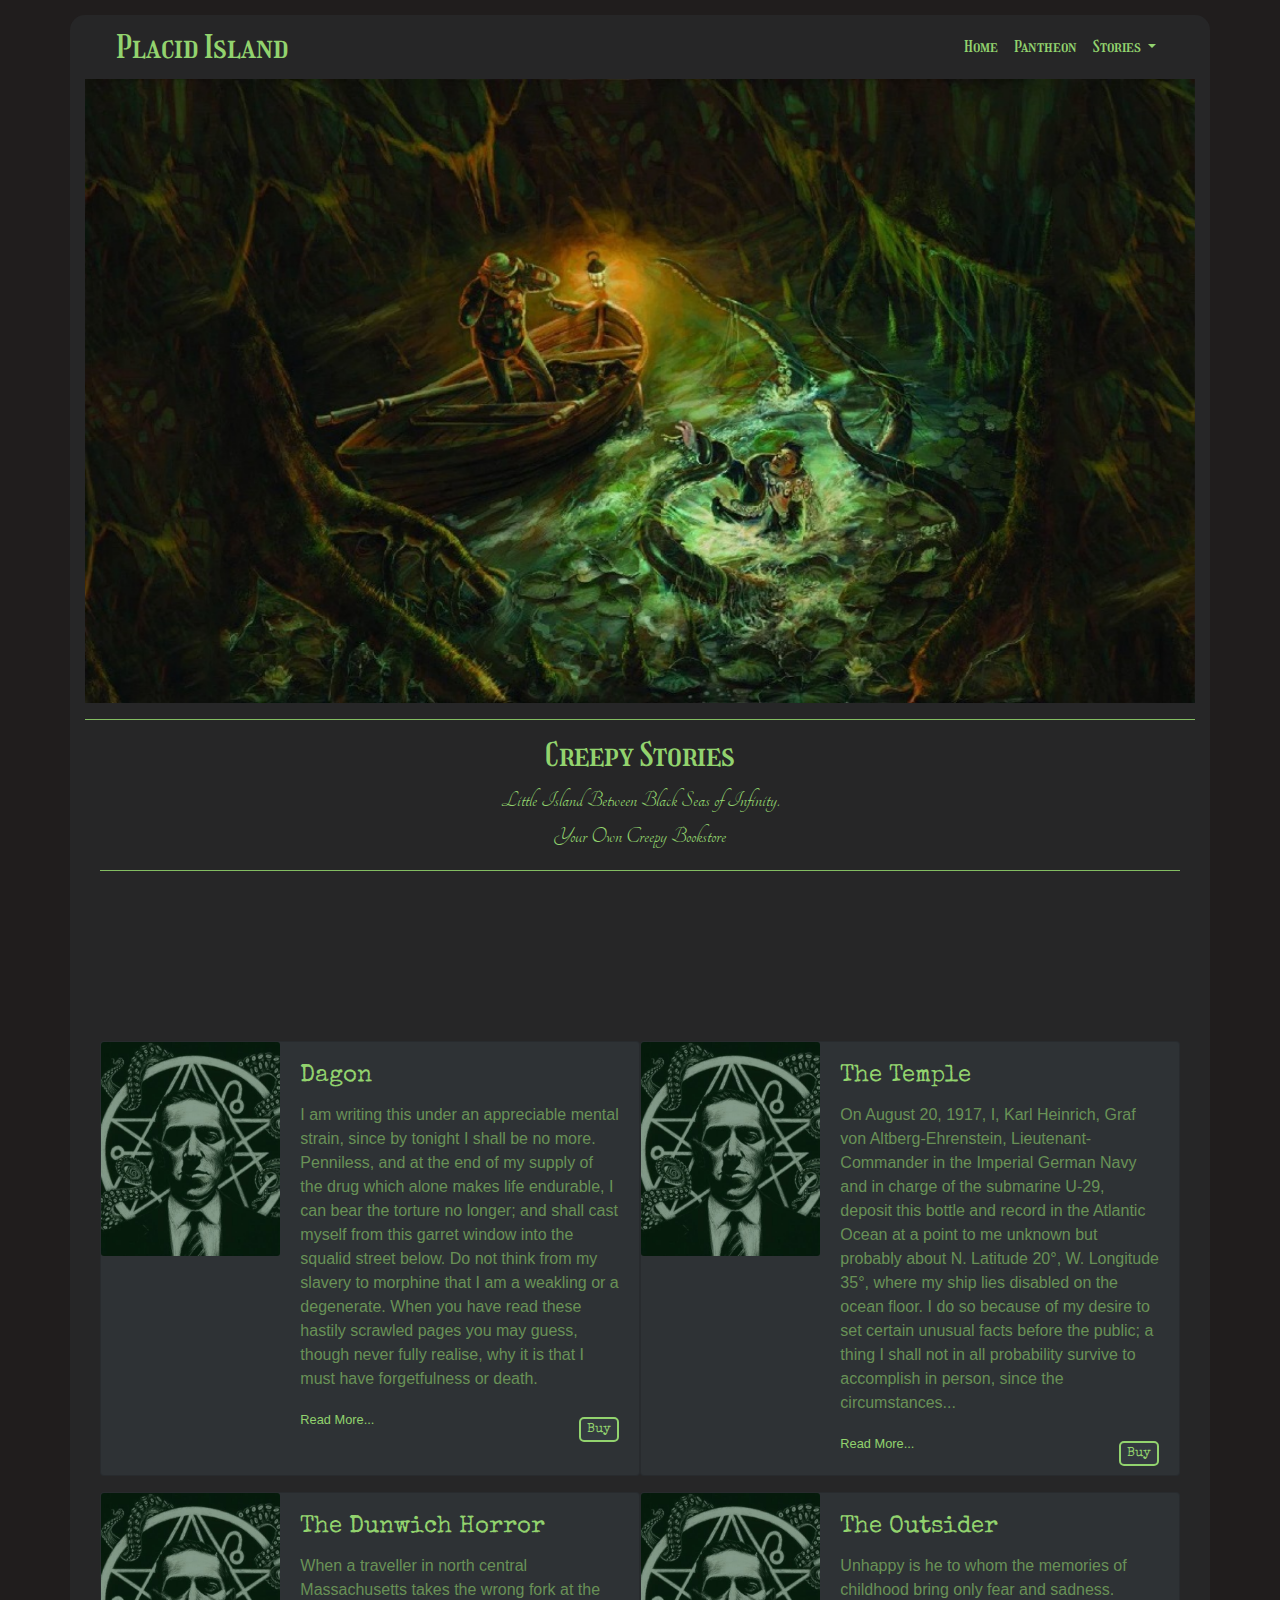
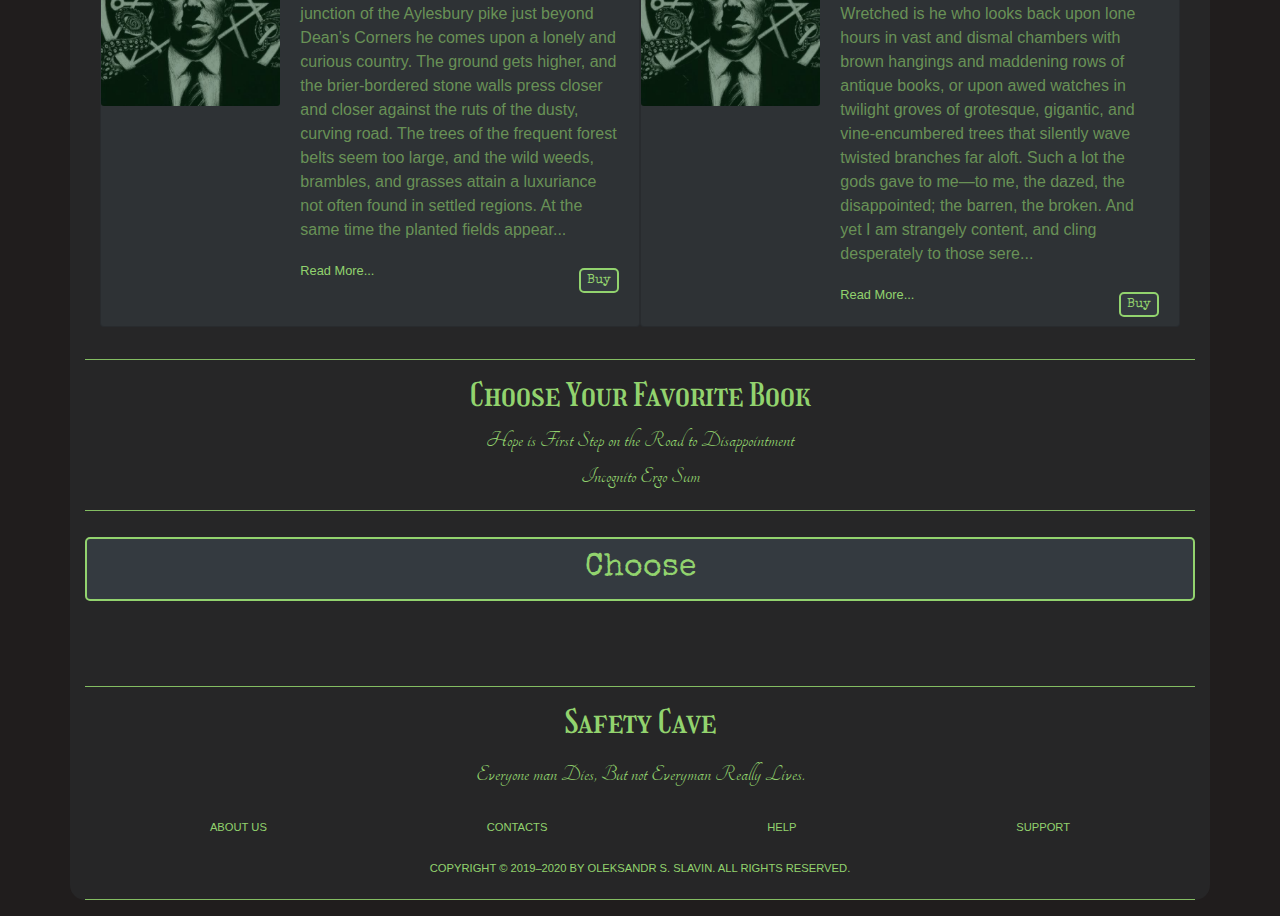
<file: index.html>
<!DOCTYPE html>
<html lang="en">
    <head>
        <meta charset="UTF-8">
        <meta name="viewport" content="width=device-width, initial-scale=1.0">
        <meta http-equiv="X-UA-Compatible" content="ie=edge">
        <link rel="stylesheet" href="https://stackpath.bootstrapcdn.com/bootstrap/4.4.1/css/bootstrap.min.css" integrity="sha384-Vkoo8x4CGsO3+Hhxv8T/Q5PaXtkKtu6ug5TOeNV6gBiFeWPGFN9MuhOf23Q9Ifjh" crossorigin="anonymous">
        <link rel="stylesheet" href="css/style.css">
        <title>Placid Island</title>
    </head>
    <body>
        <section class="container main-block">
            <header class="container header-flex">
                <nav class="navbar navbar-expand-md navbar-light" id="navbar-id">
                    <a class="logo" href="index.html" id="links-color">Placid Island</a>
                    <button class="navbar-toggler" type="button" data-toggle="collapse" data-target="#navbarPlacidIsland" aria-controls="navbarPlacidIsland" aria-expanded="false" aria-label="Toggle navigation">
                        <span class="navbar-toggler-icon"></span>
                    </button>
                    <div class="collapse navbar-collapse" id="navbarPlacidIsland">
                        <ul class="navbar-nav mr-auto justify-content-center">
                            <li class="nav-item active">
                                <a class="nav-link" href="index.html" id="links-color">
                                    Home <span class="sr-only">(current)</span>
                                </a>
                            </li>
                            <li class="nav-item">
                                <a class="nav-link" href="pantheon.html" id="links-color">Pantheon</a>
                            </li>
                            <li class="nav-item dropdown">
                                <a class="nav-link dropdown-toggle" href="#" id="navbarDropdown" role="button" data-toggle="dropdown" aria-haspopup="true" aria-expanded="false" id="links-color">Stories
                                </a>
                                <div class="dropdown-menu" aria-labelledby="navbarDropdown">
                                    <a class="dropdown-item" href="story_dagon.html" id="links-color">Dagon</a>
                                    <a class="dropdown-item" href="story_temple.html" id="links-color">Temple</a>
                                    <a class="dropdown-item" href="story_the_dunwich_horror.html" id="links-color">The Dunwich Horror</a>
                                    <a class="dropdown-item" href="story_the_outsider.html" id="links-color">The Outsider</a>
                                </div>
                            </li>
                        </ul>
                    </div>
                </nav>
            </header>
            <div id="carouselExampleFade" class="carousel slide carousel-fade" data-ride="carousel">
                <div class="carousel-inner">
                    <div class="carousel-item active">
                        <img src="img/sinking_man_800px.jpg" class="d-block w-100" alt="Sinking Man">
                    </div>
                    <div class="carousel-item">
                        <img src="img/hopeless_man_800px.jpg" class="d-block w-100" alt="Hopless Man">
                    </div>
                    <div class="carousel-item">
                        <img src="img/elder_god_800px.jpg" class="d-block w-100" alt="Elder God">
                    </div>
                    <div class="carousel-item">
                        <img src="img/city_of_fog_800px.jpg" class="d-block w-100" alt="City of Fog">
                    </div>
                </div>
            </div>
            <hr>
            <section class="container">
                <h2>Creepy Stories
            </h2>
                <p class="description_section">
                    Little Island Between Black Seas of Infinity. <br>Your Own Creepy Bookstore
            
                </p>
                <hr>
            </section>
            <div class="clock-box">
                <canvas id="canvas" width="100" height="100" class="conteiner"></canvas>
            </div>
            <main class="container">
                <div class="card mb-3" style="max-width: 540px;">
                    <div class="row no-gutters">
                        <div class="col-md-4">
                            <img src="img/h_p_lovecraft.jpg" class="card-img" alt="H. P. Lovecraft">
                        </div>
                        <div class="col-md-8">
                            <div class="card-body">
                                <h5 class="card-title">Dagon</h5>
                                <p class="card-text">I am writing this under an appreciable mental strain, since by tonight I shall be no more. Penniless, and at the end of my supply of the drug which alone makes life endurable, I can bear the torture no longer; and shall cast myself from this garret window into the squalid street below. Do not think from my slavery to morphine that I am a weakling or a degenerate. When you have read these hastily scrawled pages you may guess, though never fully realise, why it is that I must have forgetfulness or death. </p>
                                <p class="card-text">
                                    <small class="text-muted">
                                        <a href="story_dagon.html">Read More...</a>
                                        <button type="button" class="buy-button" data-toggle="modal" data-target="#staticBackdrop">Buy</button>
                                    </small>
                                </p>
                            </div>
                        </div>
                    </div>
                </div>
                <div class="card mb-3" style="max-width: 540px;">
                    <div class="row no-gutters">
                        <div class="col-md-4">
                            <img src="img/h_p_lovecraft.jpg" class="card-img" alt="H. P. Lovecraft">
                        </div>
                        <div class="col-md-8">
                            <div class="card-body">
                                <h5 class="card-title">The Temple</h5>
                                <p class="card-text">On August 20, 1917, I, Karl Heinrich, Graf von Altberg-Ehrenstein, Lieutenant-Commander in the Imperial German Navy and in charge of the submarine U-29, deposit this bottle and record in the Atlantic Ocean at a point to me unknown but probably about N. Latitude 20°, W. Longitude 35°, where my ship lies disabled on the ocean floor. I do so because of my desire to set certain unusual facts before the public; a thing I shall not in all probability survive to accomplish in person, since the circumstances... </p>
                                <p class="card-text">
                                    <small class="text-muted">
                                        <a href="story_temple.html">Read More...</a>
                                        <button type="button" class="buy-button" data-toggle="modal" data-target="#staticBackdrop">Buy</button>
                                    </small>
                                </p>
                            </div>
                        </div>
                    </div>
                </div>
                <div class="card mb-3" style="max-width: 540px;">
                    <div class="row no-gutters">
                        <div class="col-md-4">
                            <img src="img/h_p_lovecraft.jpg" class="card-img" alt="H. P. Lovecraft">
                        </div>
                        <div class="col-md-8">
                            <div class="card-body">
                                <h5 class="card-title">The Dunwich Horror</h5>
                                <p class="card-text">When a traveller in north central Massachusetts takes the wrong fork at the junction of the Aylesbury pike just beyond Dean’s Corners he comes upon a lonely and curious country. The ground gets higher, and the brier-bordered stone walls press closer and closer against the ruts of the dusty, curving road. The trees of the frequent forest belts seem too large, and the wild weeds, brambles, and grasses attain a luxuriance not often found in settled regions. At the same time the planted fields appear...</p>
                                <p class="card-text">
                                    <small class="text-muted">
                                        <a href="story_the_dunwich_horror.html">Read More...</a>
                                        <button type="button" class="buy-button" data-toggle="modal" data-target="#staticBackdrop">Buy</button>
                                    </small>
                                </p>
                            </div>
                        </div>
                    </div>
                </div>
                <div class="card mb-3" style="max-width: 540px;">
                    <div class="row no-gutters">
                        <div class="col-md-4">
                            <img src="img/h_p_lovecraft.jpg" class="card-img" alt="H. P. Lovecraft">
                        </div>
                        <div class="col-md-8">
                            <div class="card-body">
                                <h5 class="card-title">The Outsider</h5>
                                <p class="card-text">Unhappy is he to whom the memories of childhood bring only fear and sadness. Wretched is he who looks back upon lone hours in vast and dismal chambers with brown hangings and maddening rows of antique books, or upon awed watches in twilight groves of grotesque, gigantic, and vine-encumbered trees that silently wave twisted branches far aloft. Such a lot the gods gave to me—to me, the dazed, the disappointed; the barren, the broken. And yet I am strangely content, and cling desperately to those sere...</p>
                                <p class="card-text">
                                    <small class="text-muted">
                                        <a href="story_the_outsider.html">Read More...</a>
                                        <button type="button" class="buy-button" data-toggle="modal" data-target="#staticBackdrop">Buy</button>
                                    </small>
                                </p>
                            </div>
                        </div>
                    </div>
                </div>
                <!-- Modal -->
                <div class="modal fade" id="staticBackdrop" data-backdrop="static" tabindex="-1" role="dialog" aria-labelledby="staticBackdropLabel" aria-hidden="true">
                    <div class="modal-dialog" role="document">
                        <div class="modal-content">
                            <div class="modal-header">
                                <h5 class="modal-title" id="staticBackdropLabel">Work in Progress</h5>
                                <button type="button" class="close" data-dismiss="modal" aria-label="Close">
                                    <span aria-hidden="true">&times;</span>
                                </button>
                            </div>
                            <div class="modal-body">Work in Progress...
                            </div>
                            <div class="modal-footer">
                                <button type="button" class="btn btn-secondary" data-dismiss="modal">Close</button>
                                <button type="button" class="btn btn-primary">Understood</button>
                            </div>
                        </div>
                    </div>
                </div>
            </main>
            <hr id="hr-color">
            <h2>Choose Your Favorite Book
            </h2>
            <p class="description_section">
                Hope is First Step on the Road to Disappointment <br>Incognito Ergo Sum
            
            </p>
            <hr>
            <button id="form-open-btn" class="btn btn-primary container" type="button" data-toggle="collapse" data-target="#book-form" aria-expanded="false" aria-controls="collapseExample">Choose
  </button>
            <form action="https://formspree.io/xzbrlbdq" method="post" id="book-form" class="collapse" target="corrupyed@gmail.com">
                <div class="form-row">
                    <div class="form-group col-md-6">
                        <label for="inputNickname">Your Name</label>
                        <input type="text" name="author" class="form-control" id="inputNickname" required placeholder="Nickname">
                    </div>
                    <div class="form-group col-md-6">
                        <label for="inputEmail">E-mail</label>
                        <input type="email" name="e-mail" class="form-control" id="inputEmail" required placeholder="E-mail">
                    </div>
                    <div class="form-group col-md-6">
                        <label for="inputAuthorName">Author Name</label>
                        <input type="text" name="author" class="form-control" id="inputAuthorName" required placeholder="Author Name">
                    </div>
                    <div class="form-group col-md-6">
                        <label for="inputBookName">Book Name</label>
                        <input type="text" name="book" class="form-control" id="inputBookName" required placeholder="Book Name">
                    </div>
                    <div class="form-group col-md-6">
                        <label for="inputState">Under Fiction Category Books Genre</label>
                        <select id="inputState" name="genre-f" class="form-control" required>
                            <option selected>Horror</option>
                            <option>Action and Adventure</option>
                            <option>Anthology</option>
                            <option>Classic</option>
                            <option>Comic and Graphic Novel</option>
                            <option>Crime and Detective</option>
                            <option>Drama</option>
                            <option>Fable</option>
                            <option>Fairy Tale</option>
                            <option>Fan-Fiction</option>
                            <option>Fantasy</option>
                            <option>Historical Fiction</option>
                            <option>Humor</option>
                            <option>Legend</option>
                            <option>Magical Realism</option>
                            <option>Mystery</option>
                            <option>Mythology</option>
                            <option>Realistic Fiction</option>
                            <option>Romance</option>
                            <option>Satire</option>
                            <option>Science Fiction (Sci-Fi)</option>
                            <option>Short Story</option>
                            <option>Suspense/Thriller</option>
                        </select>
                    </div>
                    <div class="form-group col-md-6">
                        <label for="inputState-r">Under Nonfiction Category Books Genre</label>
                        <select id="inputState-r" name="genre-r" class="form-control" required>
                            <option selected>Biography/Autobiography</option>
                            <option>Essay</option>
                            <option>Memoir</option>
                            <option>Narrative Nonfiction</option>
                            <option>Periodicals</option>
                            <option>Reference Books</option>
                            <option>Self-help Book</option>
                            <option>Speech</option>
                            <option>Textbook</option>
                            <option>Poetry (Can be both Fiction or Nonfiction)</option>
                        </select>
                    </div>
                </div>
                <div class="form-group container">
                    <label for="inputComment">Comment</label>
                    <textarea type="text" name="comment" class="form-control" id="inputComment" required placeholder="..."></textarea>
                </div>
                <button type="submit" class="btn btn-primary">Send Your Choise</button>
            </form>
            <hr id="test">
            <footer class="container">
                <h2>Safety Cave</h2>
                <p id="description_section">Everyone man Dies, But not Everyman Really Lives.
            </p>
                <ul class="footer_bar">
                    <li>
                        <a href="about_us.html">About us</a>
                    </li>
                    <li>
                        <a href="contacts.html">Contacts</a>
                    </li>
                    <li>
                        <a href="help.html">Help</a>
                    </li>
                    <li>
                        <a href="support.html">Support</a>
                    </li>
                </ul>
                <p>Copyright © 2019–2020 by Oleksandr S. Slavin. All Rights Reserved.</p>
            </footer>
            <hr>
            <script src="https://code.jquery.com/jquery-3.4.1.slim.min.js" integrity="sha384-J6qa4849blE2+poT4WnyKhv5vZF5SrPo0iEjwBvKU7imGFAV0wwj1yYfoRSJoZ+n" crossorigin="anonymous"></script>
            <script src="https://cdn.jsdelivr.net/npm/popper.js@1.16.0/dist/umd/popper.min.js" integrity="sha384-Q6E9RHvbIyZFJoft+2mJbHaEWldlvI9IOYy5n3zV9zzTtmI3UksdQRVvoxMfooAo" crossorigin="anonymous"></script>
            <script src="https://stackpath.bootstrapcdn.com/bootstrap/4.4.1/js/bootstrap.min.js" integrity="sha384-wfSDF2E50Y2D1uUdj0O3uMBJnjuUD4Ih7YwaYd1iqfktj0Uod8GCExl3Og8ifwB6" crossorigin="anonymous"></script>
            <script src="js/clock.js"></script>
        </section>
    </body>
</html>
</file>
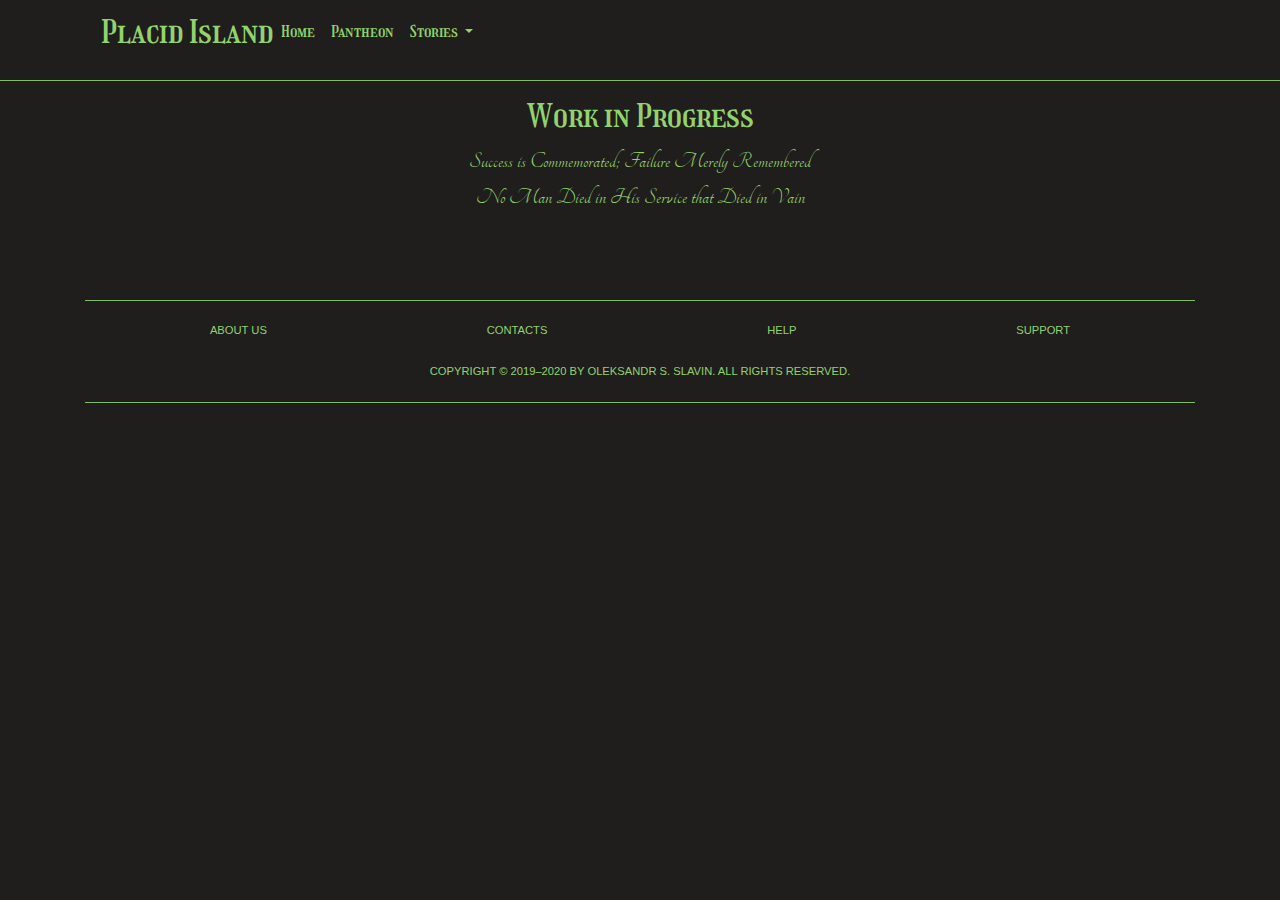
<file: about_us.html>
<!DOCTYPE html>
<html lang="en">
    <head>
        <meta charset="UTF-8">
        <meta name="viewport" content="width=device-width, initial-scale=1.0">
        <meta http-equiv="X-UA-Compatible" content="ie=edge">
        <link rel="stylesheet" href="https://stackpath.bootstrapcdn.com/bootstrap/4.4.1/css/bootstrap.min.css" integrity="sha384-Vkoo8x4CGsO3+Hhxv8T/Q5PaXtkKtu6ug5TOeNV6gBiFeWPGFN9MuhOf23Q9Ifjh" crossorigin="anonymous">
        <link rel="stylesheet" href="css/style.css">
        <title>Placid Island</title>
    </head>
    <body>
        <header class="container">
<nav class="navbar navbar-expand-md navbar-light" >
  <a class="logo" href="index.html" id="links-color">Placid Island</a>
  <button class="navbar-toggler" type="button" data-toggle="collapse" data-target="#navbarPlacidIsland" aria-controls="navbarPlacidIsland" aria-expanded="false" aria-label="Toggle navigation">
    <span class="navbar-toggler-icon"></span>
  </button>

  <div class="collapse navbar-collapse" id="navbarPlacidIsland">
    <ul class="navbar-nav mr-auto justify-content-center">
      <li class="nav-item active">
        <a class="nav-link" href="index.html" id="links-color">Home <span class="sr-only">(current)</span></a>
      </li>
      <li class="nav-item">
        <a class="nav-link" href="pantheon.html" id="links-color">Pantheon</a>
      </li>
      <li class="nav-item dropdown">
        <a class="nav-link dropdown-toggle" href="#" id="navbarDropdown" role="button" data-toggle="dropdown" aria-haspopup="true" aria-expanded="false" id="links-color">
            Stories
        </a>
        <div class="dropdown-menu" aria-labelledby="navbarDropdown">
          <a class="dropdown-item" href="story_dagon.html" id="links-color">Dagon</a>
          <a class="dropdown-item" href="story_temple.html" id="links-color">Temple</a>
          <a class="dropdown-item" href="story_the_dunwich_horror.html" id="links-color">The Dunwich Horror</a>
          <a class="dropdown-item" href="story_the_outsider.html" id="links-color">The Outsider</a>
        </div>
      </li>
    </ul>
  </div>
</nav>
  </header>
 <hr>
        <section class="container"> 
            <h2>
                Work in Progress
            </h2>
            <p class="description_section">
                Success is Commemorated; Failure Merely Remembered <br>No Man Died in His Service that Died in Vain
            </p>
       <hr id="test">
        <footer class="container">
            <ul class="footer_bar">
                <li>
                    <a href="about_us.html">About us</a>
                </li>
                <li>
                    <a href="contacts.html">Contacts</a>
                </li>
                <li>
                    <a href="help.html">Help</a>
                </li>
                <li>
                    <a href="support.html">Support</a>
                </li>
            </ul>
            <p>Copyright © 2019–2020 by Oleksandr S. Slavin. All Rights Reserved.</p>
        </footer>
        <hr>
        <script src="https://code.jquery.com/jquery-3.4.1.slim.min.js" integrity="sha384-J6qa4849blE2+poT4WnyKhv5vZF5SrPo0iEjwBvKU7imGFAV0wwj1yYfoRSJoZ+n" crossorigin="anonymous"></script>
    <script src="https://cdn.jsdelivr.net/npm/popper.js@1.16.0/dist/umd/popper.min.js" integrity="sha384-Q6E9RHvbIyZFJoft+2mJbHaEWldlvI9IOYy5n3zV9zzTtmI3UksdQRVvoxMfooAo" crossorigin="anonymous"></script>
    <script src="https://stackpath.bootstrapcdn.com/bootstrap/4.4.1/js/bootstrap.min.js" integrity="sha384-wfSDF2E50Y2D1uUdj0O3uMBJnjuUD4Ih7YwaYd1iqfktj0Uod8GCExl3Og8ifwB6" crossorigin="anonymous"></script>
  </section>
  </body>
</html>
</file>
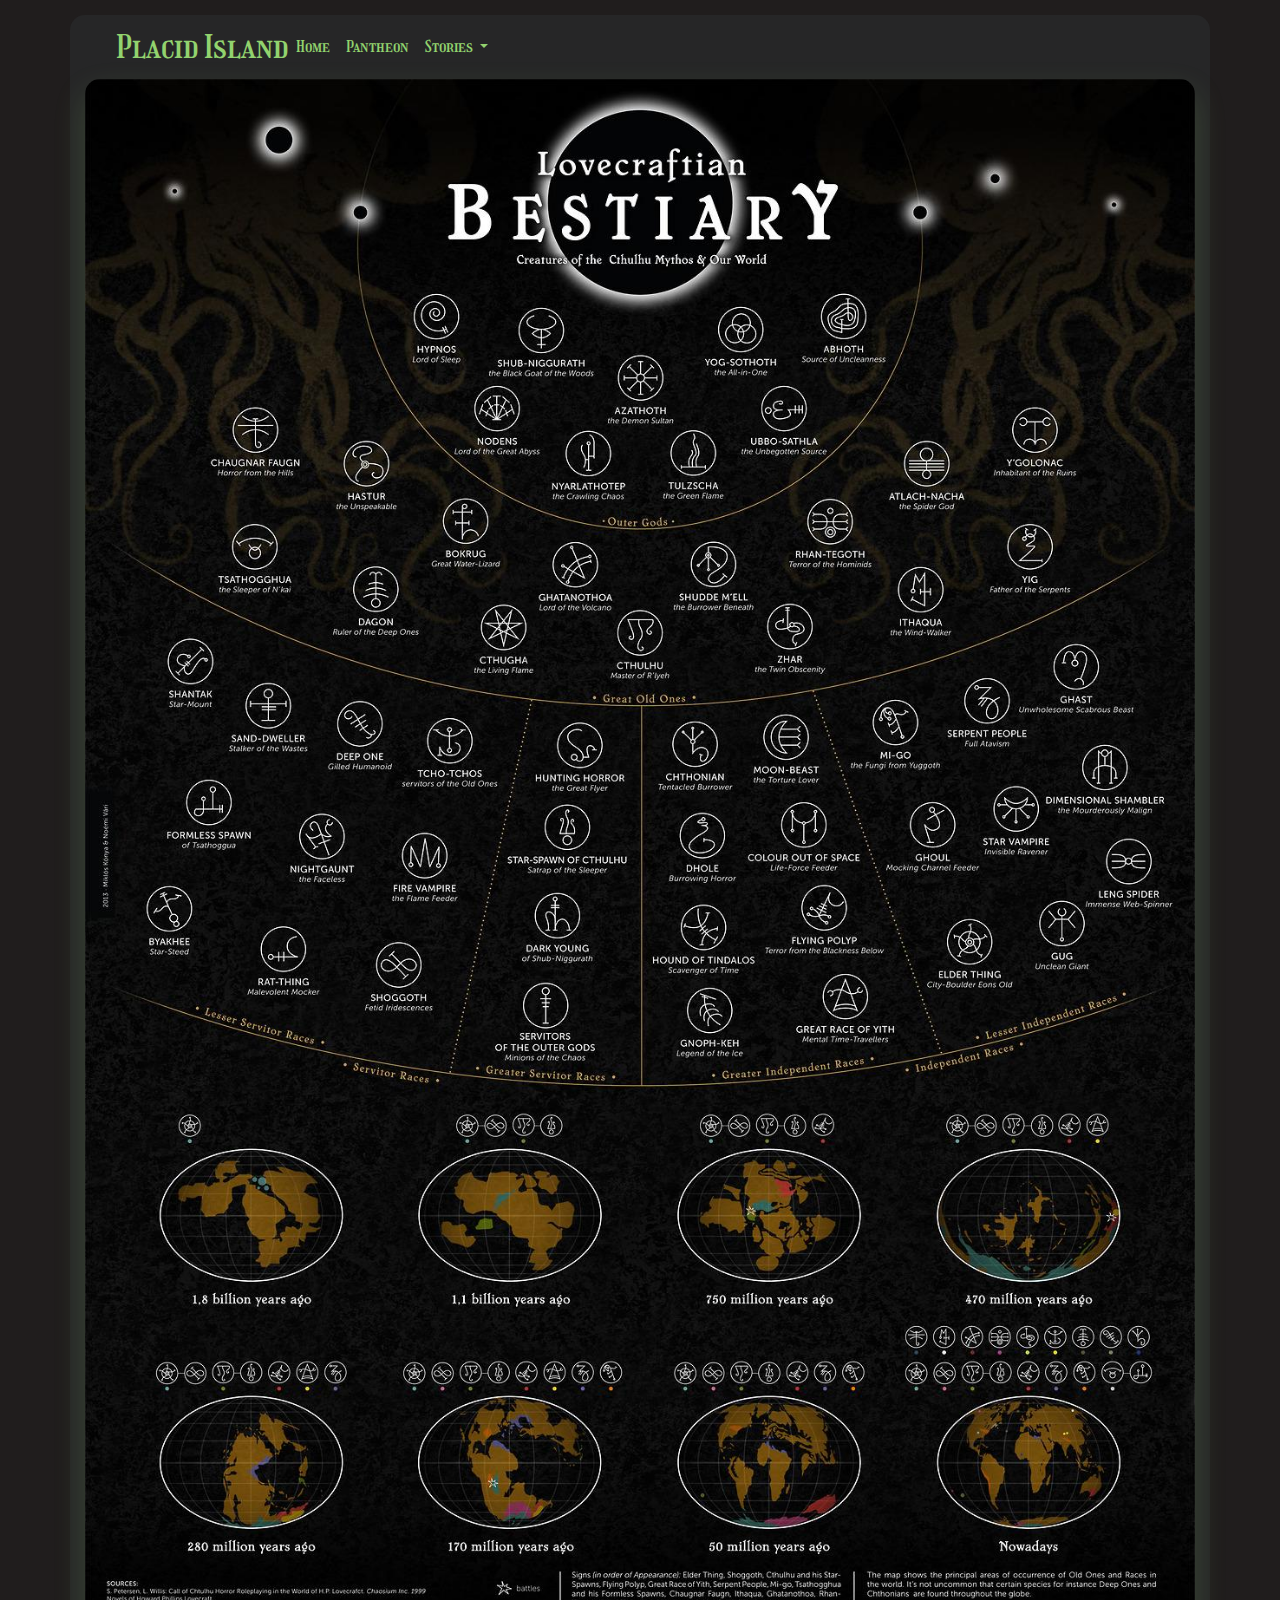
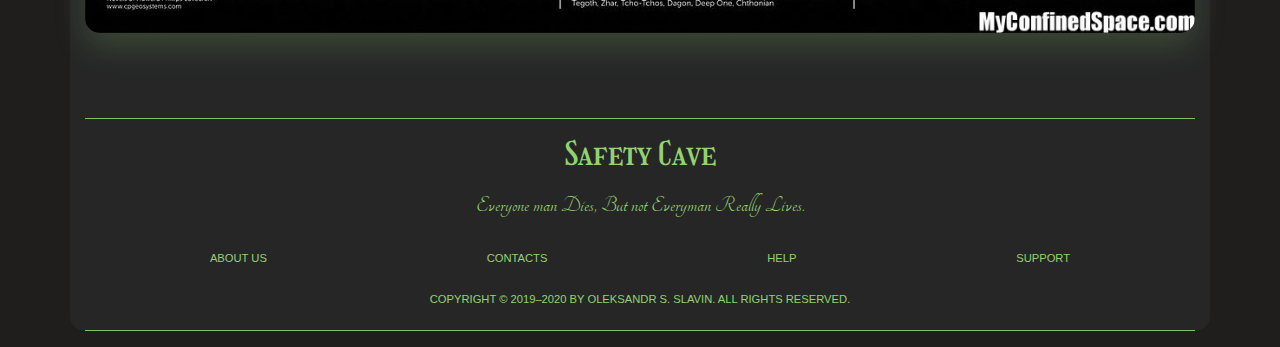
<file: pantheon.html>
<!DOCTYPE html>
<html lang="en">
    <head>
        <meta charset="UTF-8">
        <meta name="viewport" content="width=device-width, initial-scale=1.0">
        <meta http-equiv="X-UA-Compatible" content="ie=edge">
        <link rel="stylesheet" href="https://stackpath.bootstrapcdn.com/bootstrap/4.4.1/css/bootstrap.min.css" integrity="sha384-Vkoo8x4CGsO3+Hhxv8T/Q5PaXtkKtu6ug5TOeNV6gBiFeWPGFN9MuhOf23Q9Ifjh" crossorigin="anonymous">
        <link rel="stylesheet" href="css/style.css">
        <title>Placid Island</title>
    </head>
    <body>
    <section class="container main-block">
        <header class="container">
<nav class="navbar navbar-expand-md navbar-light" >
  <a class="logo" href="index.html" id="links-color">Placid Island</a>
  <button class="navbar-toggler" type="button" data-toggle="collapse" data-target="#navbarPlacidIsland" aria-controls="navbarPlacidIsland" aria-expanded="false" aria-label="Toggle navigation">
    <span class="navbar-toggler-icon"></span>
  </button>

  <div class="collapse navbar-collapse" id="navbarPlacidIsland">
    <ul class="navbar-nav mr-auto justify-content-center">
      <li class="nav-item active">
        <a class="nav-link" href="index.html" id="links-color">Home <span class="sr-only">(current)</span></a>
      </li>
      <li class="nav-item">
        <a class="nav-link" href="pantheon.html" id="links-color">Pantheon</a>
      </li>
      <li class="nav-item dropdown">
        <a class="nav-link dropdown-toggle" href="#" id="navbarDropdown" role="button" data-toggle="dropdown" aria-haspopup="true" aria-expanded="false" id="links-color">
            Stories
        </a>
        <div class="dropdown-menu" aria-labelledby="navbarDropdown">
          <a class="dropdown-item" href="story_dagon.html" id="links-color">Dagon</a>
          <a class="dropdown-item" href="story_temple.html" id="links-color">Temple</a>
          <a class="dropdown-item" href="story_the_dunwich_horror.html" id="links-color">The Dunwich Horror</a>
          <a class="dropdown-item" href="story_the_outsider.html" id="links-color">The Outsider</a>
        </div>
      </li>
    </ul>
  </div>
</nav>
        </header>
        <section class="container">   
        </section>
<main class="conteiner">
<img src="img/pantheon.jpg" alt="Pantheon" usemap="#pantheon" class="pantheon">

<map name="pantheon">
  <area shape="circle" coords="560,300,24" alt="Azathoth" href="https://en.wikipedia.org/wiki/Azathoth">
  <area shape="circle" coords="460,250,24" alt="Shub Niggurath" href="https://en.wikipedia.org/wiki/Shub-Niggurath">
  <area shape="circle" coords="660,250,24" alt="Yog Sothoth" href="https://lovecraft.fandom.com/wiki/Yog-Sothoth">
  <area shape="circle" coords="505,375,24" alt="Nyarlathotep" href="https://en.wikipedia.org/wiki/Nyarlathotep">
  <area shape="circle" coords="610,375,24" alt="Tulzscha" href="https://lovecraft.fandom.com/wiki/Tulzscha">
  <area shape="circle" coords="700,330,24" alt="Ubbo-Sathla" href="https://cosmic-horror-rp.fandom.com/wiki/Ubbo-Sathla">
  <area shape="circle" coords="760,240,24" alt="Abhoth" href="https://lovecraft.fandom.com/wiki/Abhoth">
  <area shape="circle" coords="415,330,24" alt="Nodens" href="https://lovecraft.fandom.com/wiki/Nodens">
  <area shape="circle" coords="355,240,24" alt="Hypnos" href="https://lovecraft.fandom.com/wiki/Hypnos">
</map>
</main>

        <hr id="test">
        <footer class="container">
            <h2>Safety Cave</h2>
            <p id="description_section">
                Everyone man Dies, But not Everyman Really Lives.
            </p>
            <ul class="footer_bar">
                <li>
                    <a href="about_us.html">About us</a>
                </li>
                <li>
                    <a href="contacts.html">Contacts</a>
                </li>
                <li>
                    <a href="help.html">Help</a>
                </li>
                <li>
                    <a href="support.html">Support</a>
                </li>
            </ul>
            <p>Copyright © 2019–2020 by Oleksandr S. Slavin. All Rights Reserved.</p>
        </footer>
        <hr>
        <script src="https://code.jquery.com/jquery-3.4.1.slim.min.js" integrity="sha384-J6qa4849blE2+poT4WnyKhv5vZF5SrPo0iEjwBvKU7imGFAV0wwj1yYfoRSJoZ+n" crossorigin="anonymous"></script>
    <script src="https://cdn.jsdelivr.net/npm/popper.js@1.16.0/dist/umd/popper.min.js" integrity="sha384-Q6E9RHvbIyZFJoft+2mJbHaEWldlvI9IOYy5n3zV9zzTtmI3UksdQRVvoxMfooAo" crossorigin="anonymous"></script>
    <script src="https://stackpath.bootstrapcdn.com/bootstrap/4.4.1/js/bootstrap.min.js" integrity="sha384-wfSDF2E50Y2D1uUdj0O3uMBJnjuUD4Ih7YwaYd1iqfktj0Uod8GCExl3Og8ifwB6" crossorigin="anonymous"></script>
  </section>
  </body>
</html>
</file>
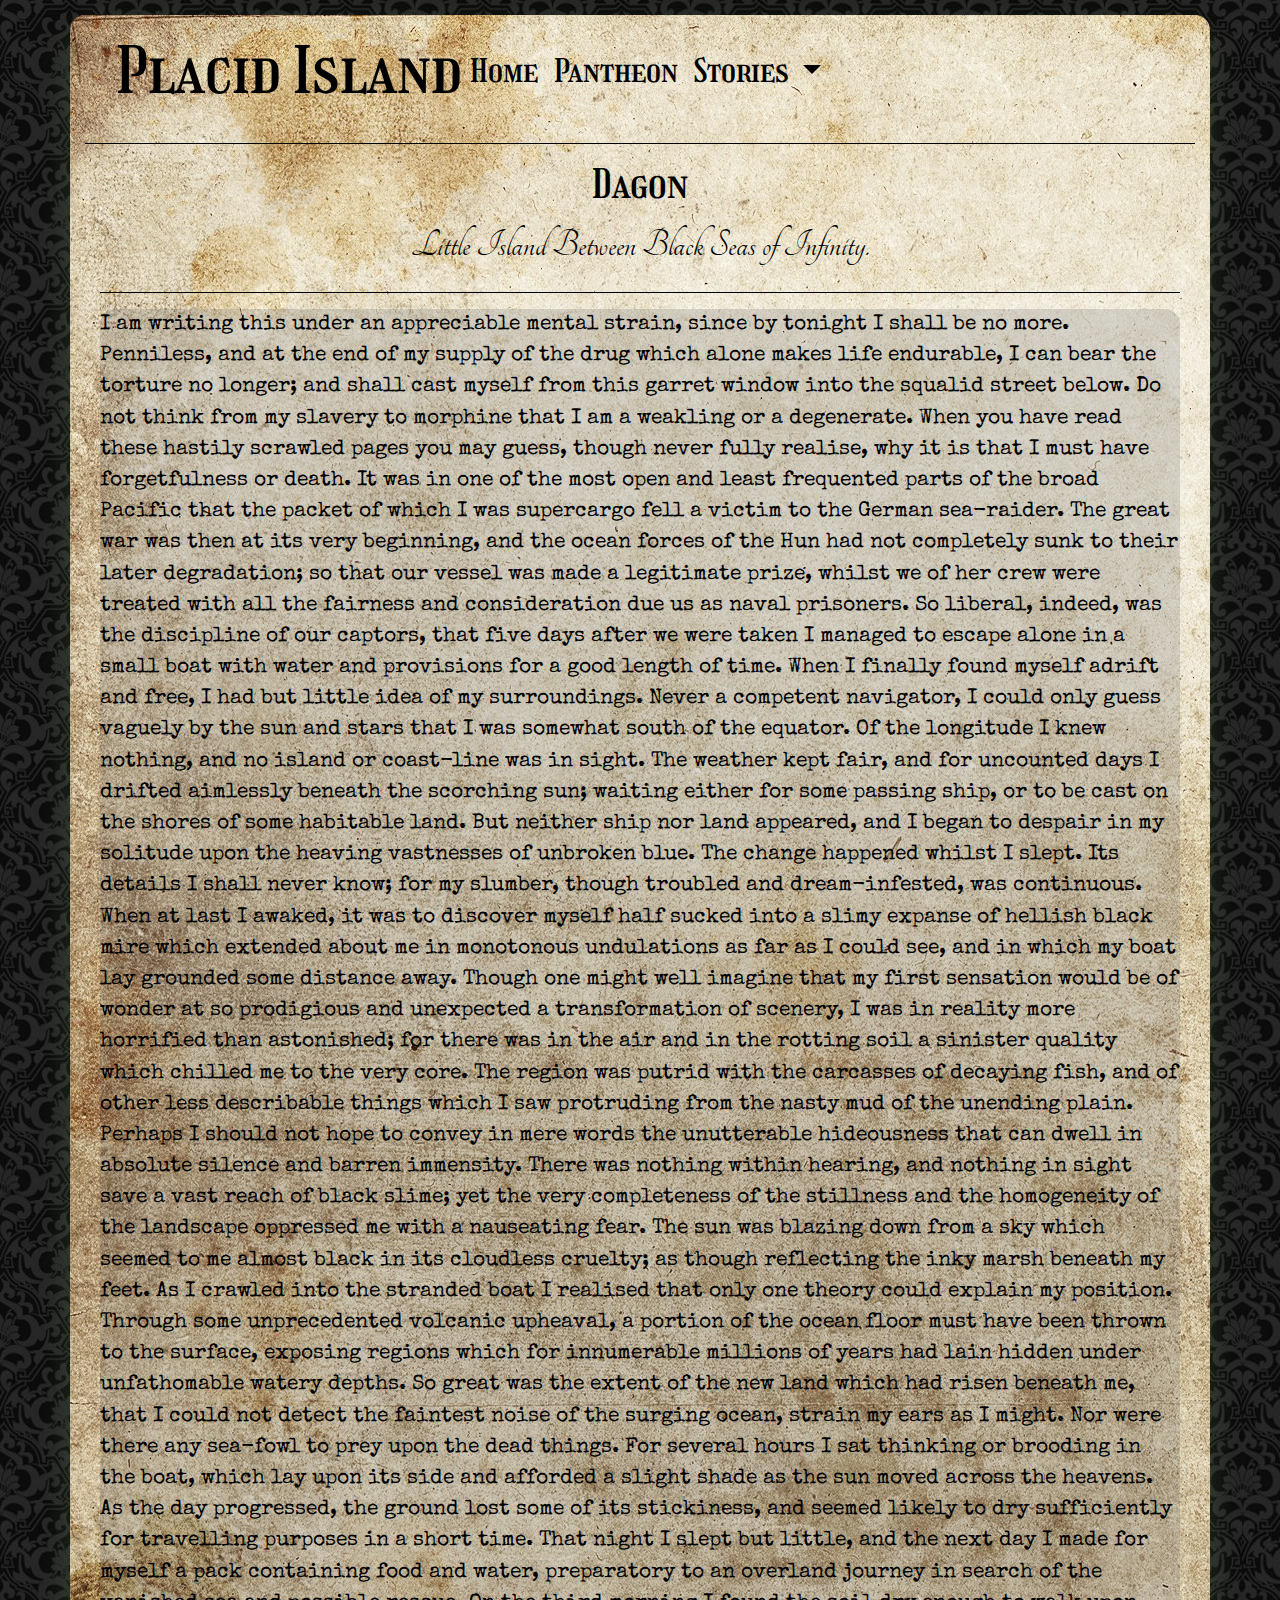
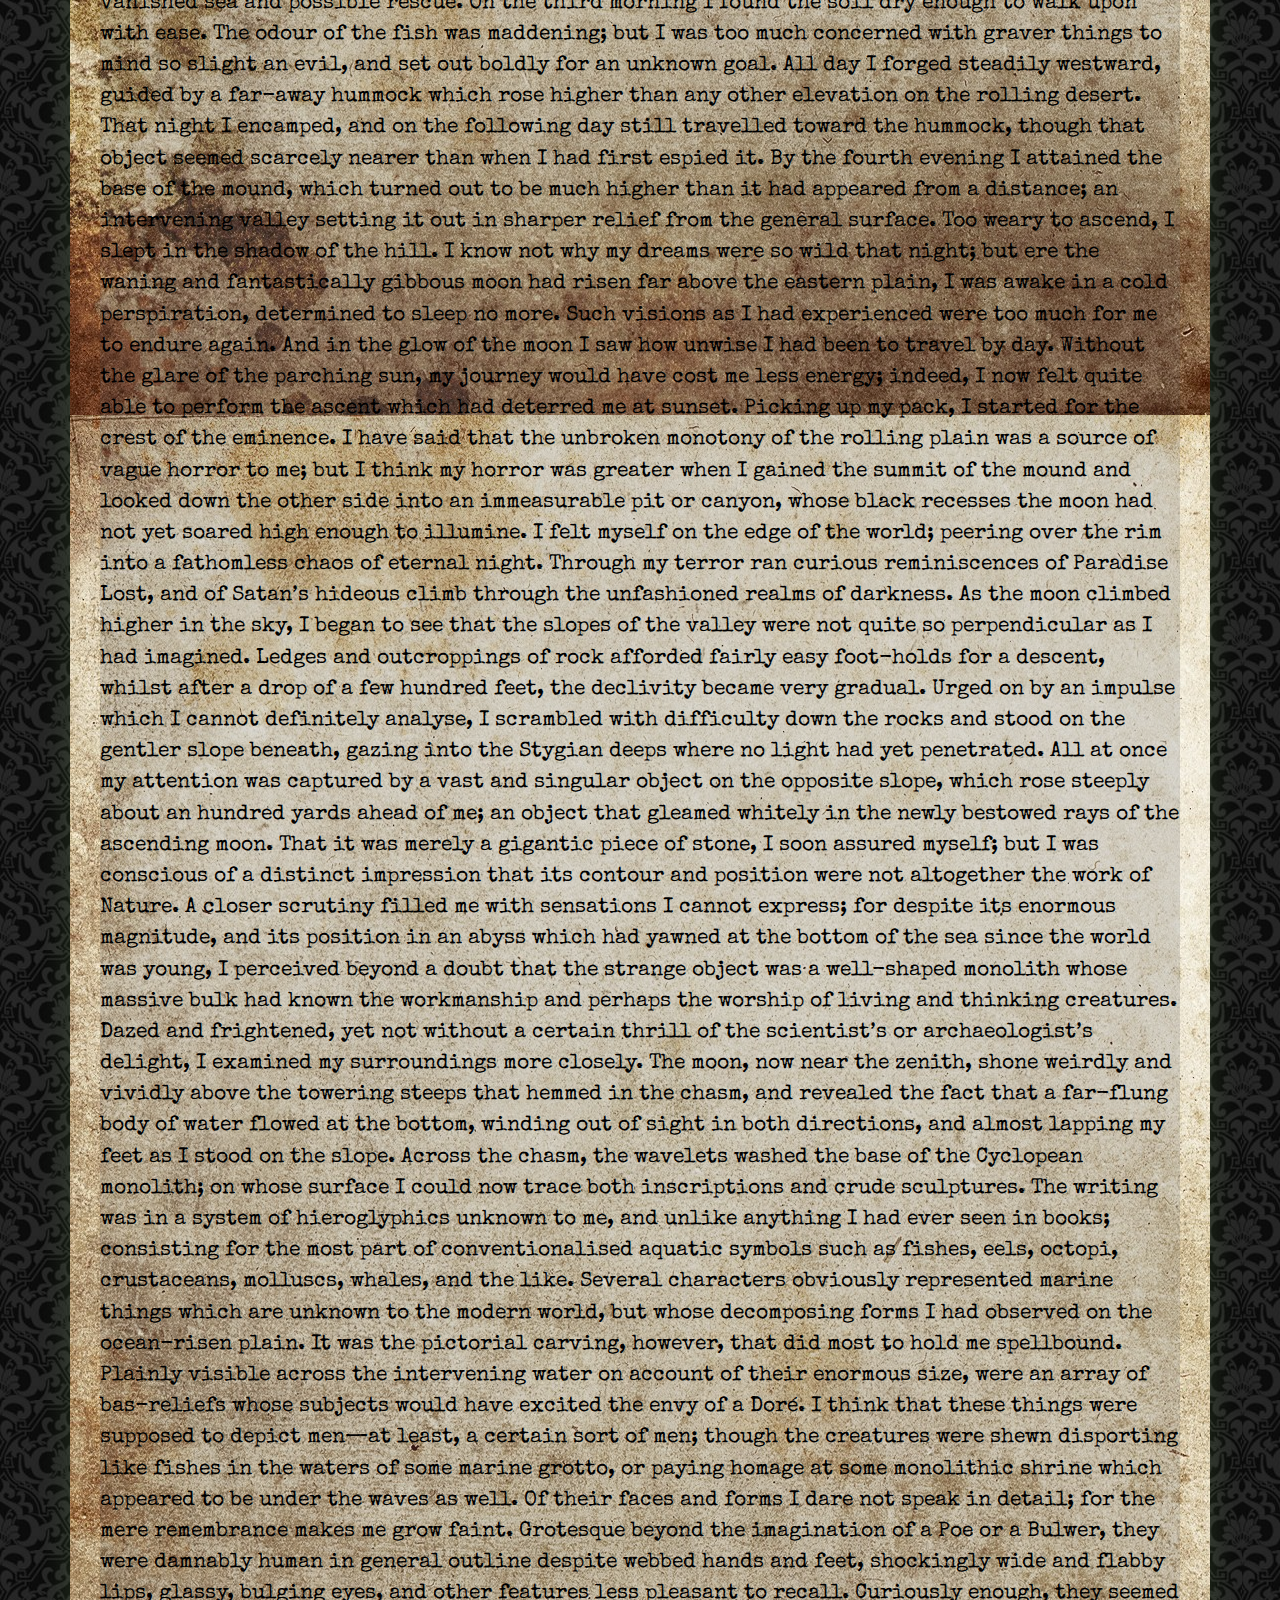
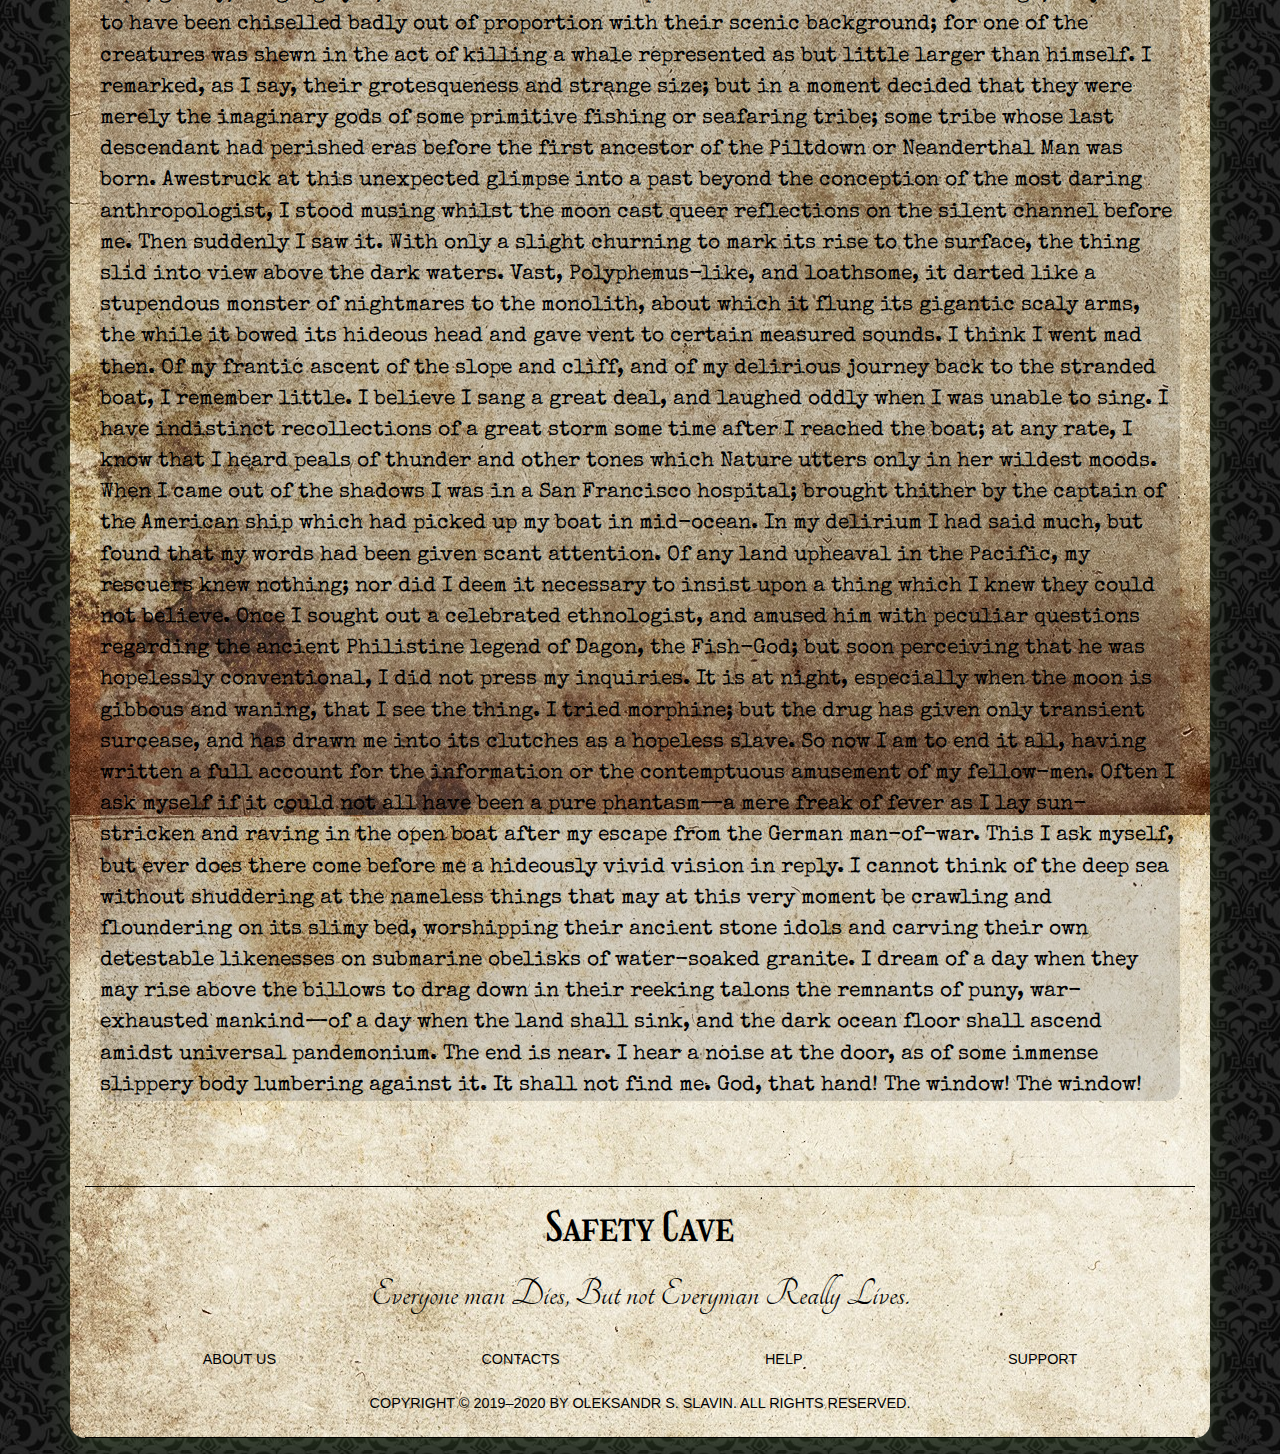
<file: story_dagon.html>
<!DOCTYPE html>
<html lang="en">
    <head>
        <meta charset="UTF-8">
        <meta name="viewport" content="width=device-width, initial-scale=1.0">
        <meta http-equiv="X-UA-Compatible" content="ie=edge">
        <link rel="stylesheet" href="https://stackpath.bootstrapcdn.com/bootstrap/4.4.1/css/bootstrap.min.css" integrity="sha384-Vkoo8x4CGsO3+Hhxv8T/Q5PaXtkKtu6ug5TOeNV6gBiFeWPGFN9MuhOf23Q9Ifjh" crossorigin="anonymous">
        <link rel="stylesheet" href="css/story-style.css">
        <title>Placid Island</title>
    </head>
    <body>
    <section class="story-body">
    <section class="container main-block">
        <header class="container">
<nav class="navbar navbar-expand-md navbar-light" >
  <a class="logo" href="index.html" id="links-color">Placid Island</a>
  <button class="navbar-toggler" type="button" data-toggle="collapse" data-target="#navbarPlacidIsland" aria-controls="navbarPlacidIsland" aria-expanded="false" aria-label="Toggle navigation">
    <span class="navbar-toggler-icon"></span>
  </button>

  <div class="collapse navbar-collapse" id="navbarPlacidIsland">
    <ul class="navbar-nav mr-auto justify-content-center">
      <li class="nav-item active">
        <a class="nav-link" href="index.html" id="links-color">Home <span class="sr-only">(current)</span></a>
      </li>
      <li class="nav-item">
        <a class="nav-link" href="pantheon.html" id="links-color">Pantheon</a>
      </li>
      <li class="nav-item dropdown">
        <a class="nav-link dropdown-toggle" href="#" id="navbarDropdown" role="button" data-toggle="dropdown" aria-haspopup="true" aria-expanded="false" id="links-color">
            Stories
        </a>
        <div class="dropdown-menu" aria-labelledby="navbarDropdown">
          <a class="dropdown-item" href="story_dagon.html" id="links-color">Dagon</a>
          <a class="dropdown-item" href="story_temple.html" id="links-color">Temple</a>
          <a class="dropdown-item" href="story_the_dunwich_horror.html" id="links-color">The Dunwich Horror</a>
          <a class="dropdown-item" href="story_the_outsider.html" id="links-color">The Outsider</a>
        </div>
      </li>
    </ul>
  </div>
</nav>
        </header>
        <hr>
        <section class="container"> 
            <h2>
                Dagon
            </h2>
            <p class="description_section">
                Little Island Between Black Seas of Infinity.
            </p>
            <hr>
        </section>
        <main class="container story-block container">
<p class="story-style">I am writing this under an appreciable mental strain, since by tonight I shall be no more. Penniless, and at the end of my supply of the drug which alone makes life endurable, I can bear the torture no longer; and shall cast myself from this garret window into the squalid street below. Do not think from my slavery to morphine that I am a weakling or a degenerate. When you have read these hastily scrawled pages you may guess, though never fully realise, why it is that I must have forgetfulness or death.
     It was in one of the most open and least frequented parts of the broad Pacific that the packet of which I was supercargo fell a victim to the German sea-raider. The great war was then at its very beginning, and the ocean forces of the Hun had not completely sunk to their later degradation; so that our vessel was made a legitimate prize, whilst we of her crew were treated with all the fairness and consideration due us as naval prisoners. So liberal, indeed, was the discipline of our captors, that five days after we were taken I managed to escape alone in a small boat with water and provisions for a good length of time.
     When I finally found myself adrift and free, I had but little idea of my surroundings. Never a competent navigator, I could only guess vaguely by the sun and stars that I was somewhat south of the equator. Of the longitude I knew nothing, and no island or coast-line was in sight. The weather kept fair, and for uncounted days I drifted aimlessly beneath the scorching sun; waiting either for some passing ship, or to be cast on the shores of some habitable land. But neither ship nor land appeared, and I began to despair in my solitude upon the heaving vastnesses of unbroken blue.
     The change happened whilst I slept. Its details I shall never know; for my slumber, though troubled and dream-infested, was continuous. When at last I awaked, it was to discover myself half sucked into a slimy expanse of hellish black mire which extended about me in monotonous undulations as far as I could see, and in which my boat lay grounded some distance away.
     Though one might well imagine that my first sensation would be of wonder at so prodigious and unexpected a transformation of scenery, I was in reality more horrified than astonished; for there was in the air and in the rotting soil a sinister quality which chilled me to the very core. The region was putrid with the carcasses of decaying fish, and of other less describable things which I saw protruding from the nasty mud of the unending plain. Perhaps I should not hope to convey in mere words the unutterable hideousness that can dwell in absolute silence and barren immensity. There was nothing within hearing, and nothing in sight save a vast reach of black slime; yet the very completeness of the stillness and the homogeneity of the landscape oppressed me with a nauseating fear.
     The sun was blazing down from a sky which seemed to me almost black in its cloudless cruelty; as though reflecting the inky marsh beneath my feet. As I crawled into the stranded boat I realised that only one theory could explain my position. Through some unprecedented volcanic upheaval, a portion of the ocean floor must have been thrown to the surface, exposing regions which for innumerable millions of years had lain hidden under unfathomable watery depths. So great was the extent of the new land which had risen beneath me, that I could not detect the faintest noise of the surging ocean, strain my ears as I might. Nor were there any sea-fowl to prey upon the dead things.
     For several hours I sat thinking or brooding in the boat, which lay upon its side and afforded a slight shade as the sun moved across the heavens. As the day progressed, the ground lost some of its stickiness, and seemed likely to dry sufficiently for travelling purposes in a short time. That night I slept but little, and the next day I made for myself a pack containing food and water, preparatory to an overland journey in search of the vanished sea and possible rescue.
     On the third morning I found the soil dry enough to walk upon with ease. The odour of the fish was maddening; but I was too much concerned with graver things to mind so slight an evil, and set out boldly for an unknown goal. All day I forged steadily westward, guided by a far-away hummock which rose higher than any other elevation on the rolling desert. That night I encamped, and on the following day still travelled toward the hummock, though that object seemed scarcely nearer than when I had first espied it. By the fourth evening I attained the base of the mound, which turned out to be much higher than it had appeared from a distance; an intervening valley setting it out in sharper relief from the general surface. Too weary to ascend, I slept in the shadow of the hill.
     I know not why my dreams were so wild that night; but ere the waning and fantastically gibbous moon had risen far above the eastern plain, I was awake in a cold perspiration, determined to sleep no more. Such visions as I had experienced were too much for me to endure again. And in the glow of the moon I saw how unwise I had been to travel by day. Without the glare of the parching sun, my journey would have cost me less energy; indeed, I now felt quite able to perform the ascent which had deterred me at sunset. Picking up my pack, I started for the crest of the eminence.
     I have said that the unbroken monotony of the rolling plain was a source of vague horror to me; but I think my horror was greater when I gained the summit of the mound and looked down the other side into an immeasurable pit or canyon, whose black recesses the moon had not yet soared high enough to illumine. I felt myself on the edge of the world; peering over the rim into a fathomless chaos of eternal night. Through my terror ran curious reminiscences of Paradise Lost, and of Satan’s hideous climb through the unfashioned realms of darkness.
     As the moon climbed higher in the sky, I began to see that the slopes of the valley were not quite so perpendicular as I had imagined. Ledges and outcroppings of rock afforded fairly easy foot-holds for a descent, whilst after a drop of a few hundred feet, the declivity became very gradual. Urged on by an impulse which I cannot definitely analyse, I scrambled with difficulty down the rocks and stood on the gentler slope beneath, gazing into the Stygian deeps where no light had yet penetrated.
     All at once my attention was captured by a vast and singular object on the opposite slope, which rose steeply about an hundred yards ahead of me; an object that gleamed whitely in the newly bestowed rays of the ascending moon. That it was merely a gigantic piece of stone, I soon assured myself; but I was conscious of a distinct impression that its contour and position were not altogether the work of Nature. A closer scrutiny filled me with sensations I cannot express; for despite its enormous magnitude, and its position in an abyss which had yawned at the bottom of the sea since the world was young, I perceived beyond a doubt that the strange object was a well-shaped monolith whose massive bulk had known the workmanship and perhaps the worship of living and thinking creatures.
     Dazed and frightened, yet not without a certain thrill of the scientist’s or archaeologist’s delight, I examined my surroundings more closely. The moon, now near the zenith, shone weirdly and vividly above the towering steeps that hemmed in the chasm, and revealed the fact that a far-flung body of water flowed at the bottom, winding out of sight in both directions, and almost lapping my feet as I stood on the slope. Across the chasm, the wavelets washed the base of the Cyclopean monolith; on whose surface I could now trace both inscriptions and crude sculptures. The writing was in a system of hieroglyphics unknown to me, and unlike anything I had ever seen in books; consisting for the most part of conventionalised aquatic symbols such as fishes, eels, octopi, crustaceans, molluscs, whales, and the like. Several characters obviously represented marine things which are unknown to the modern world, but whose decomposing forms I had observed on the ocean-risen plain.
     It was the pictorial carving, however, that did most to hold me spellbound. Plainly visible across the intervening water on account of their enormous size, were an array of bas-reliefs whose subjects would have excited the envy of a Doré. I think that these things were supposed to depict men—at least, a certain sort of men; though the creatures were shewn disporting like fishes in the waters of some marine grotto, or paying homage at some monolithic shrine which appeared to be under the waves as well. Of their faces and forms I dare not speak in detail; for the mere remembrance makes me grow faint. Grotesque beyond the imagination of a Poe or a Bulwer, they were damnably human in general outline despite webbed hands and feet, shockingly wide and flabby lips, glassy, bulging eyes, and other features less pleasant to recall. Curiously enough, they seemed to have been chiselled badly out of proportion with their scenic background; for one of the creatures was shewn in the act of killing a whale represented as but little larger than himself. I remarked, as I say, their grotesqueness and strange size; but in a moment decided that they were merely the imaginary gods of some primitive fishing or seafaring tribe; some tribe whose last descendant had perished eras before the first ancestor of the Piltdown or Neanderthal Man was born. Awestruck at this unexpected glimpse into a past beyond the conception of the most daring anthropologist, I stood musing whilst the moon cast queer reflections on the silent channel before me.
     Then suddenly I saw it. With only a slight churning to mark its rise to the surface, the thing slid into view above the dark waters. Vast, Polyphemus-like, and loathsome, it darted like a stupendous monster of nightmares to the monolith, about which it flung its gigantic scaly arms, the while it bowed its hideous head and gave vent to certain measured sounds. I think I went mad then.
     Of my frantic ascent of the slope and cliff, and of my delirious journey back to the stranded boat, I remember little. I believe I sang a great deal, and laughed oddly when I was unable to sing. I have indistinct recollections of a great storm some time after I reached the boat; at any rate, I know that I heard peals of thunder and other tones which Nature utters only in her wildest moods.
     When I came out of the shadows I was in a San Francisco hospital; brought thither by the captain of the American ship which had picked up my boat in mid-ocean. In my delirium I had said much, but found that my words had been given scant attention. Of any land upheaval in the Pacific, my rescuers knew nothing; nor did I deem it necessary to insist upon a thing which I knew they could not believe. Once I sought out a celebrated ethnologist, and amused him with peculiar questions regarding the ancient Philistine legend of Dagon, the Fish-God; but soon perceiving that he was hopelessly conventional, I did not press my inquiries.
     It is at night, especially when the moon is gibbous and waning, that I see the thing. I tried morphine; but the drug has given only transient surcease, and has drawn me into its clutches as a hopeless slave. So now I am to end it all, having written a full account for the information or the contemptuous amusement of my fellow-men. Often I ask myself if it could not all have been a pure phantasm—a mere freak of fever as I lay sun-stricken and raving in the open boat after my escape from the German man-of-war. This I ask myself, but ever does there come before me a hideously vivid vision in reply. I cannot think of the deep sea without shuddering at the nameless things that may at this very moment be crawling and floundering on its slimy bed, worshipping their ancient stone idols and carving their own detestable likenesses on submarine obelisks of water-soaked granite. I dream of a day when they may rise above the billows to drag down in their reeking talons the remnants of puny, war-exhausted mankind—of a day when the land shall sink, and the dark ocean floor shall ascend amidst universal pandemonium.
     The end is near. I hear a noise at the door, as of some immense slippery body lumbering against it. It shall not find me. God, that hand! The window! The window!</p>
        </main>
        <hr id="test">
        <footer class="container">
            <h2>Safety Cave</h2>
            <p id="description_section">
                Everyone man Dies, But not Everyman Really Lives.
            </p>
            <ul class="footer_bar">
                <li>
                    <a href="about_us.html">About us</a>
                </li>
                <li>
                    <a href="contacts.html">Contacts</a>
                </li>
                <li>
                    <a href="help.html">Help</a>
                </li>
                <li>
                    <a href="support.html">Support</a>
                </li>
            </ul>
            <p>Copyright © 2019–2020 by Oleksandr S. Slavin. All Rights Reserved.</p>
        </footer>
        <hr>
        <script src="https://code.jquery.com/jquery-3.4.1.slim.min.js" integrity="sha384-J6qa4849blE2+poT4WnyKhv5vZF5SrPo0iEjwBvKU7imGFAV0wwj1yYfoRSJoZ+n" crossorigin="anonymous"></script>
    <script src="https://cdn.jsdelivr.net/npm/popper.js@1.16.0/dist/umd/popper.min.js" integrity="sha384-Q6E9RHvbIyZFJoft+2mJbHaEWldlvI9IOYy5n3zV9zzTtmI3UksdQRVvoxMfooAo" crossorigin="anonymous"></script>
    <script src="https://stackpath.bootstrapcdn.com/bootstrap/4.4.1/js/bootstrap.min.js" integrity="sha384-wfSDF2E50Y2D1uUdj0O3uMBJnjuUD4Ih7YwaYd1iqfktj0Uod8GCExl3Og8ifwB6" crossorigin="anonymous"></script>
  </section>
  </section>
  </body>
</html>
</file>
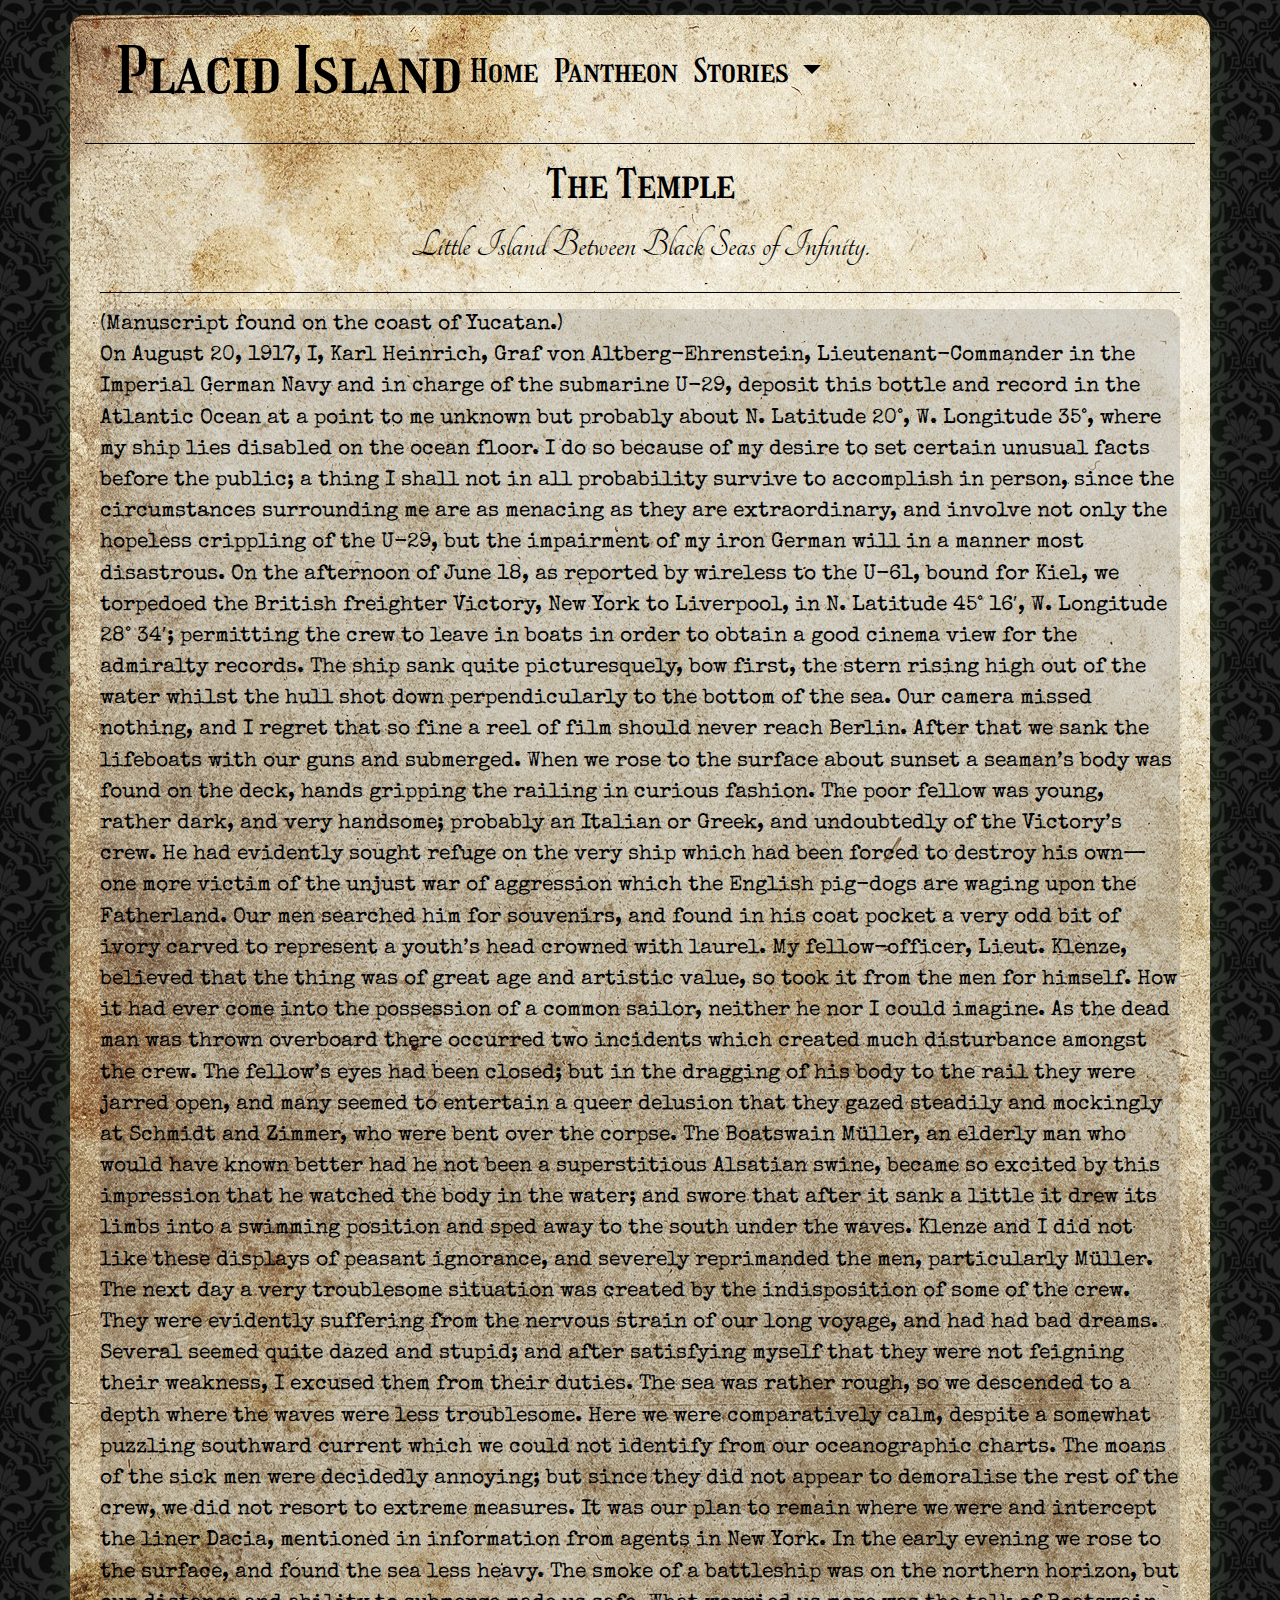
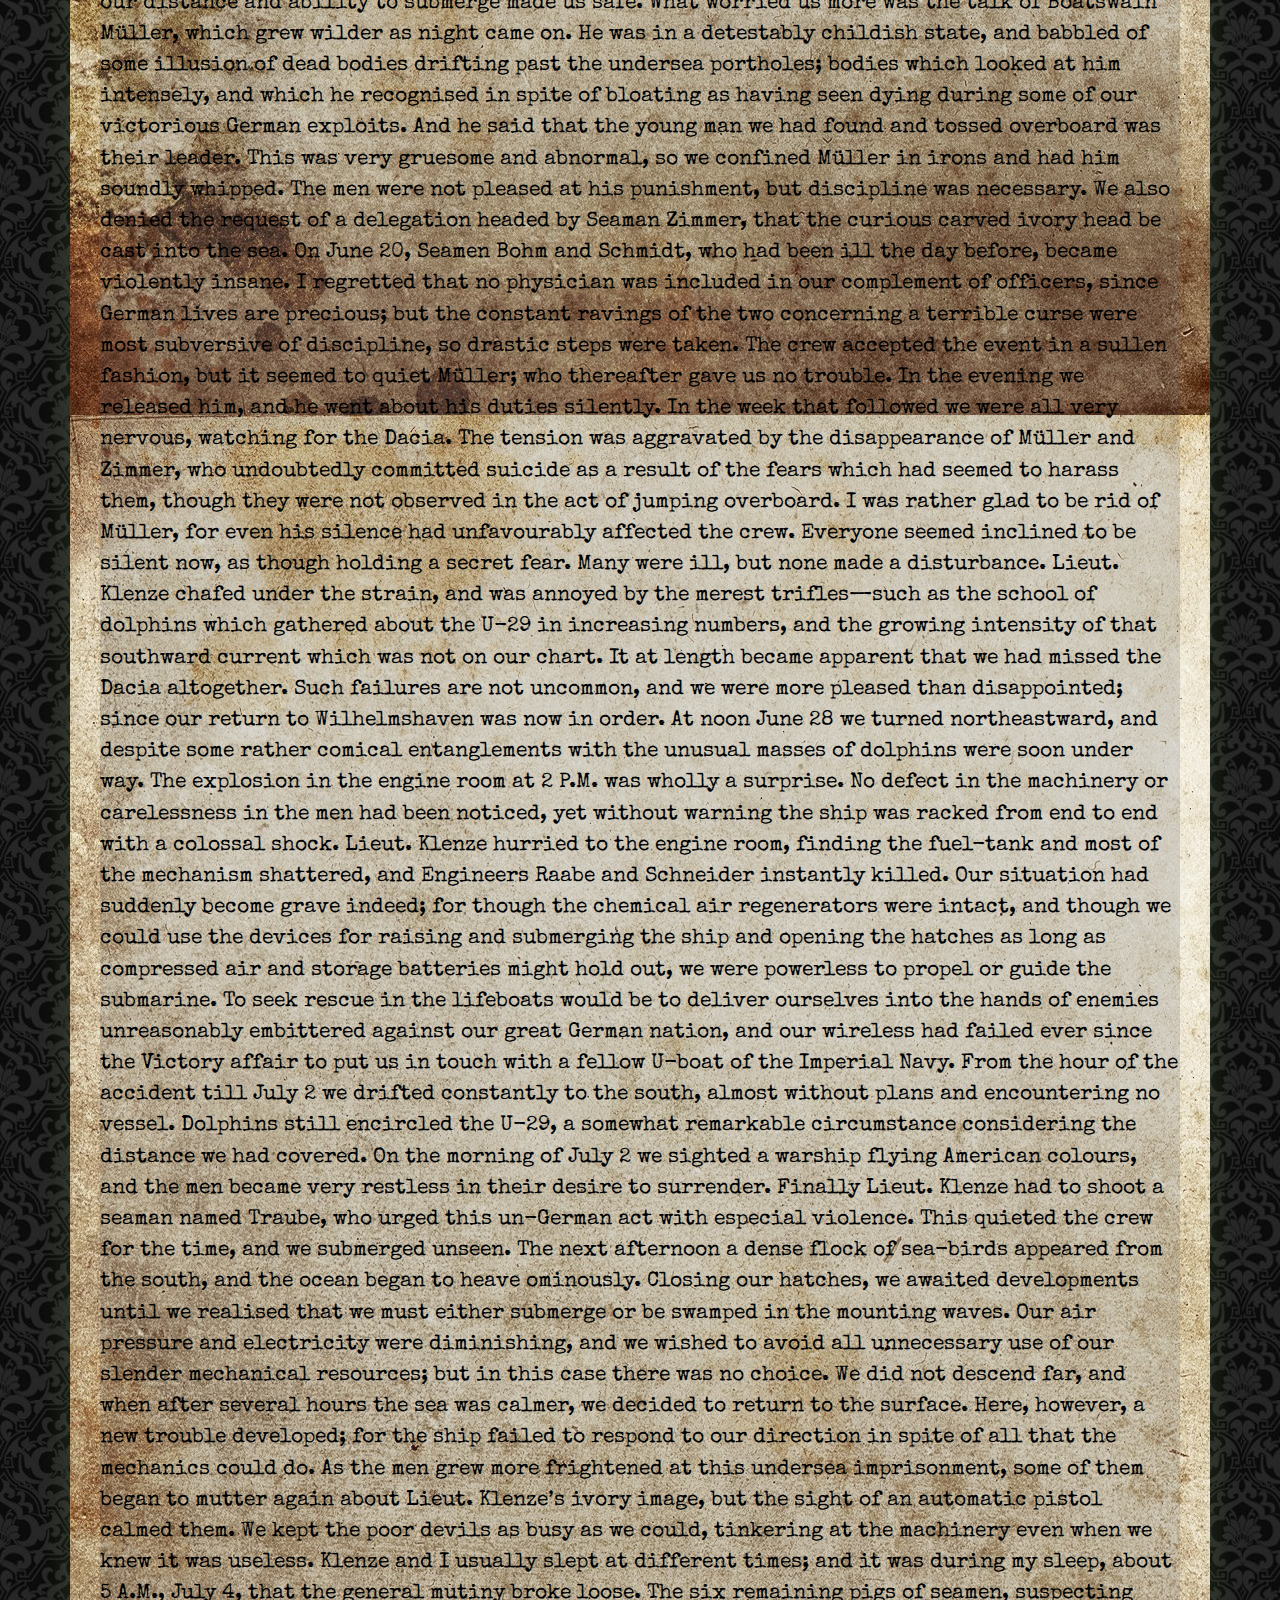
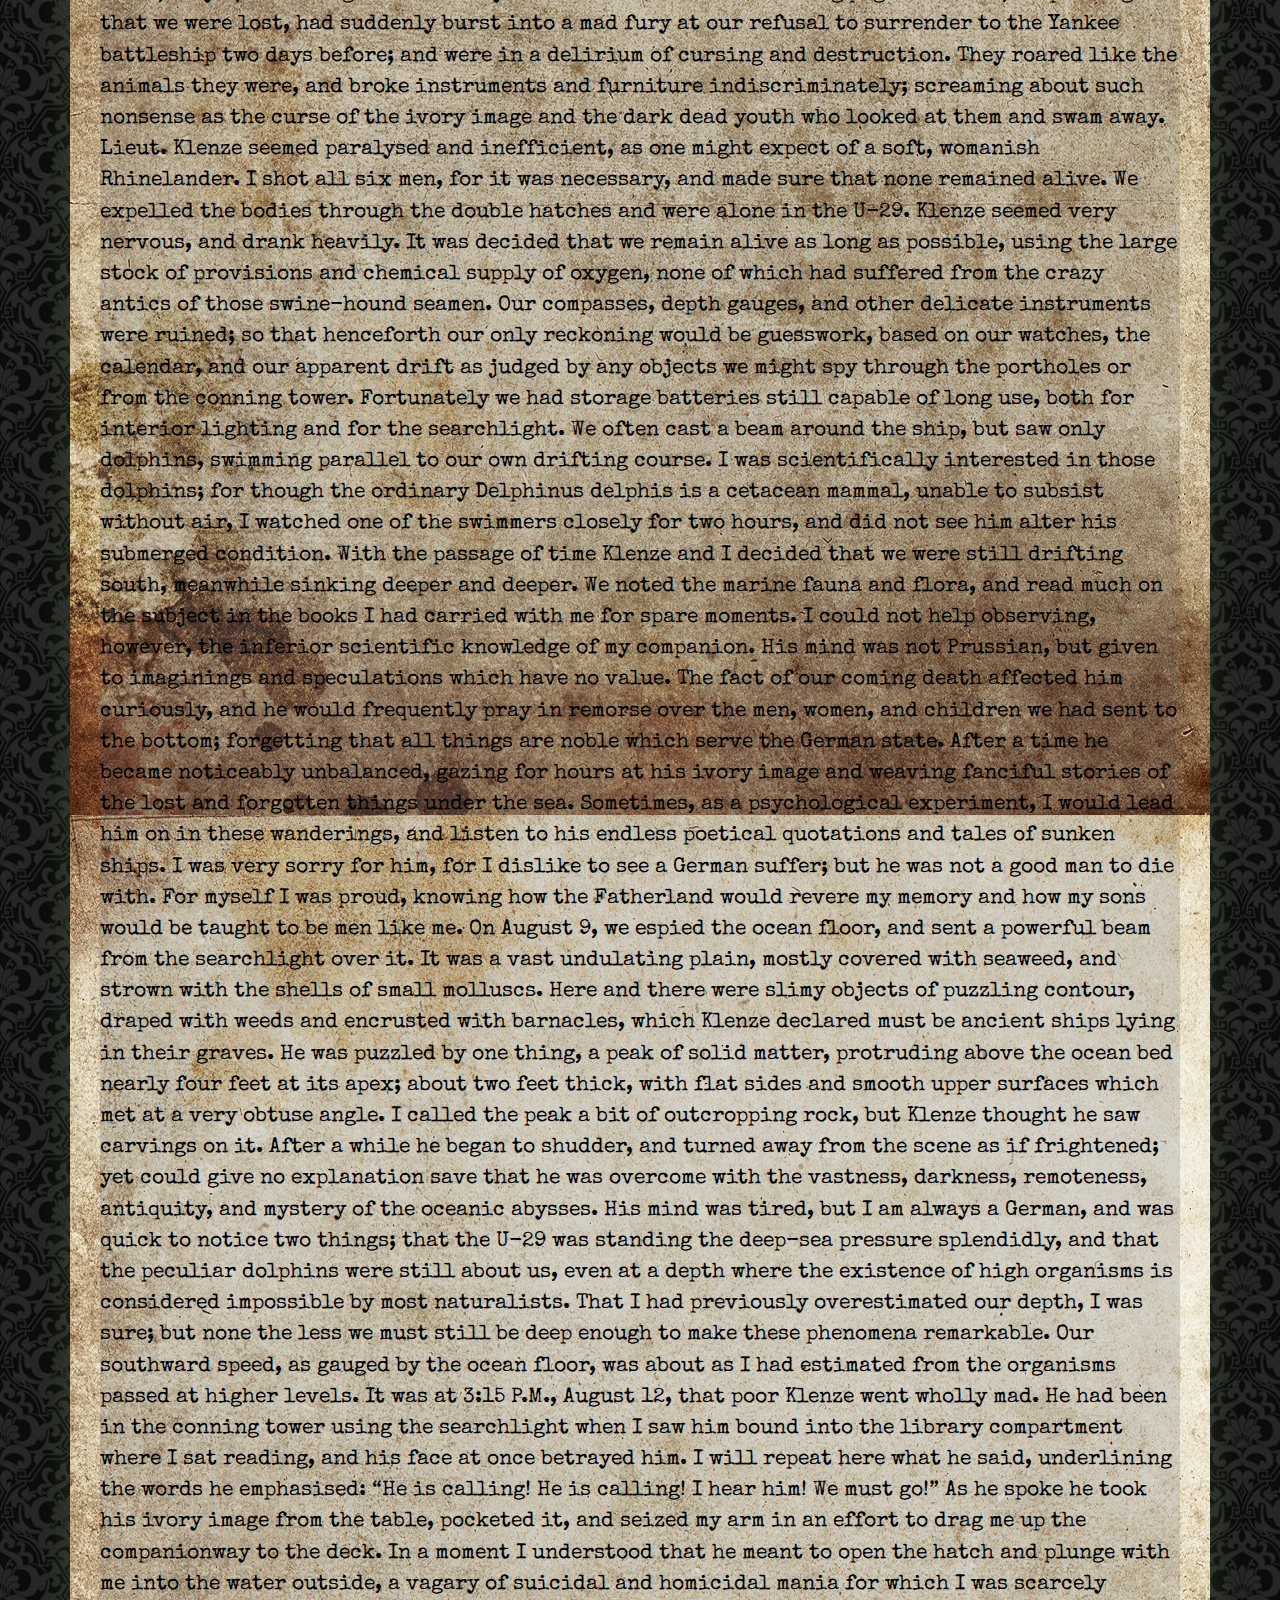
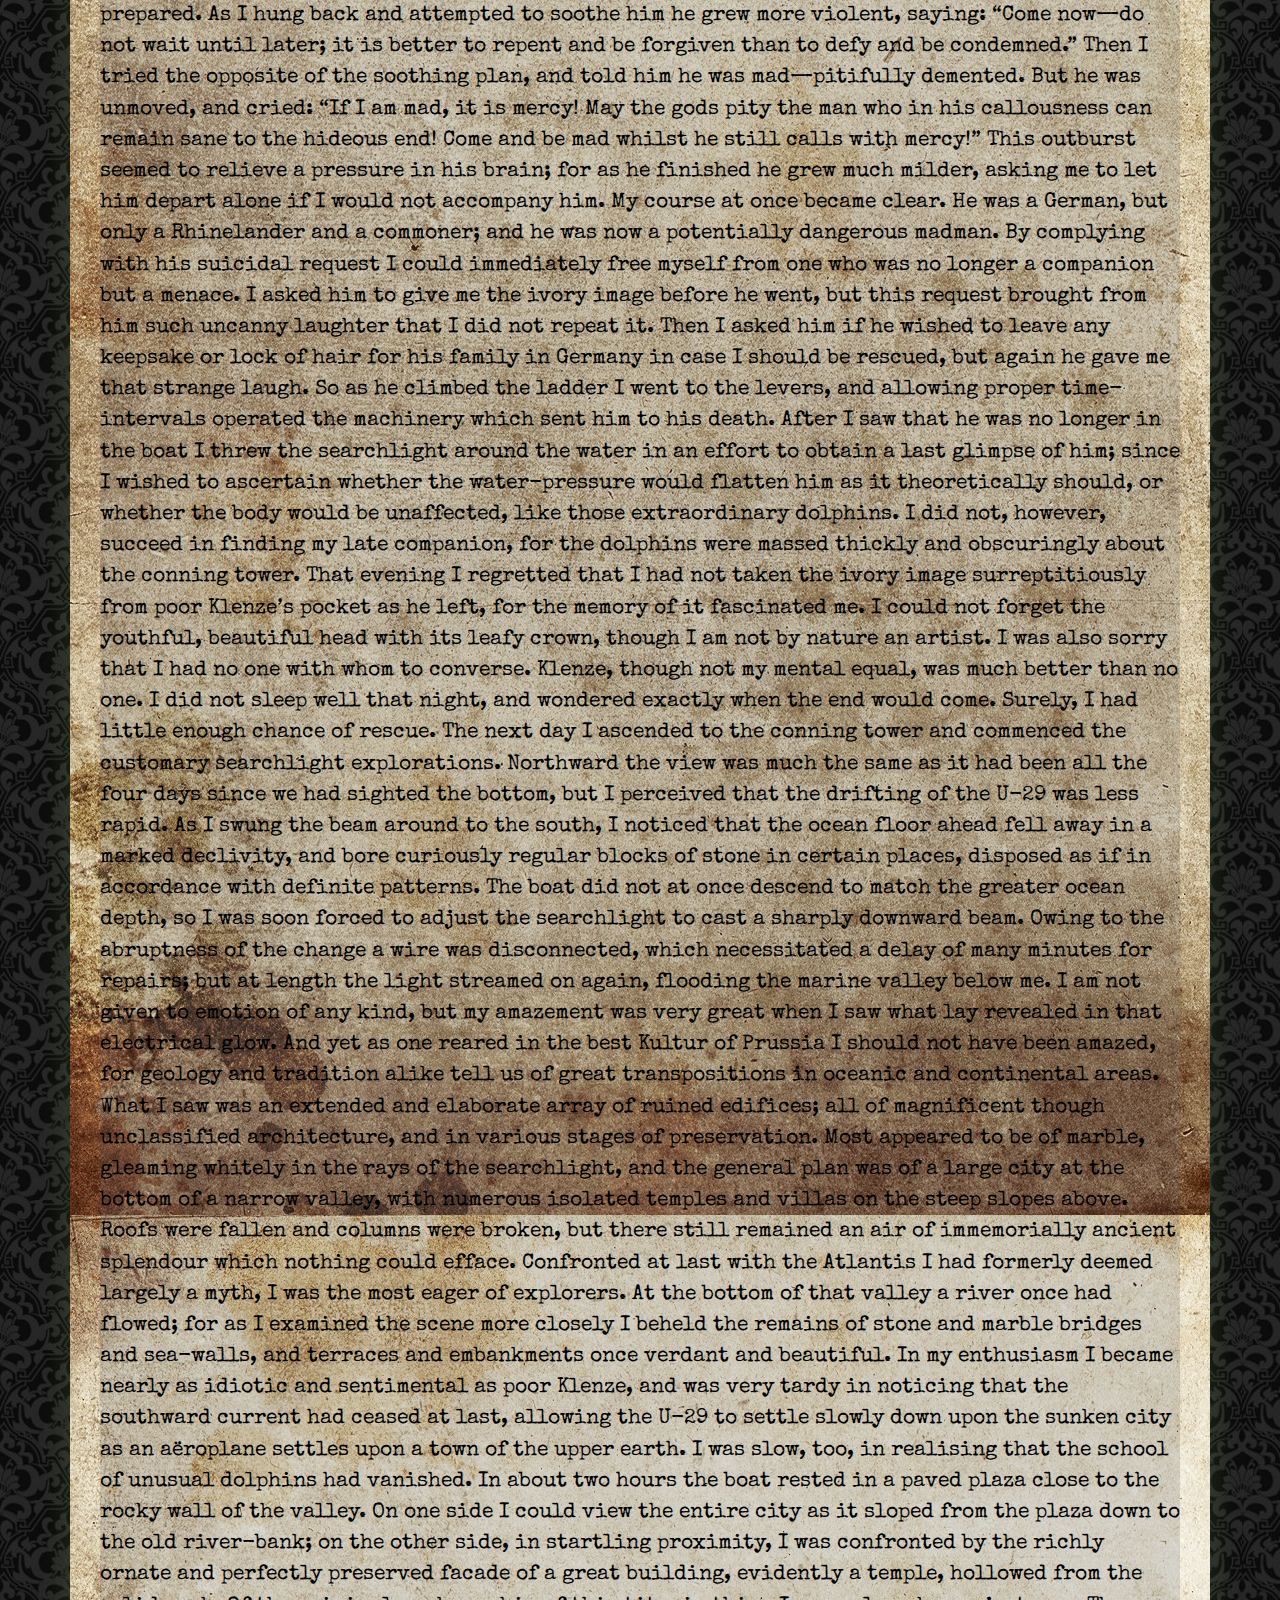
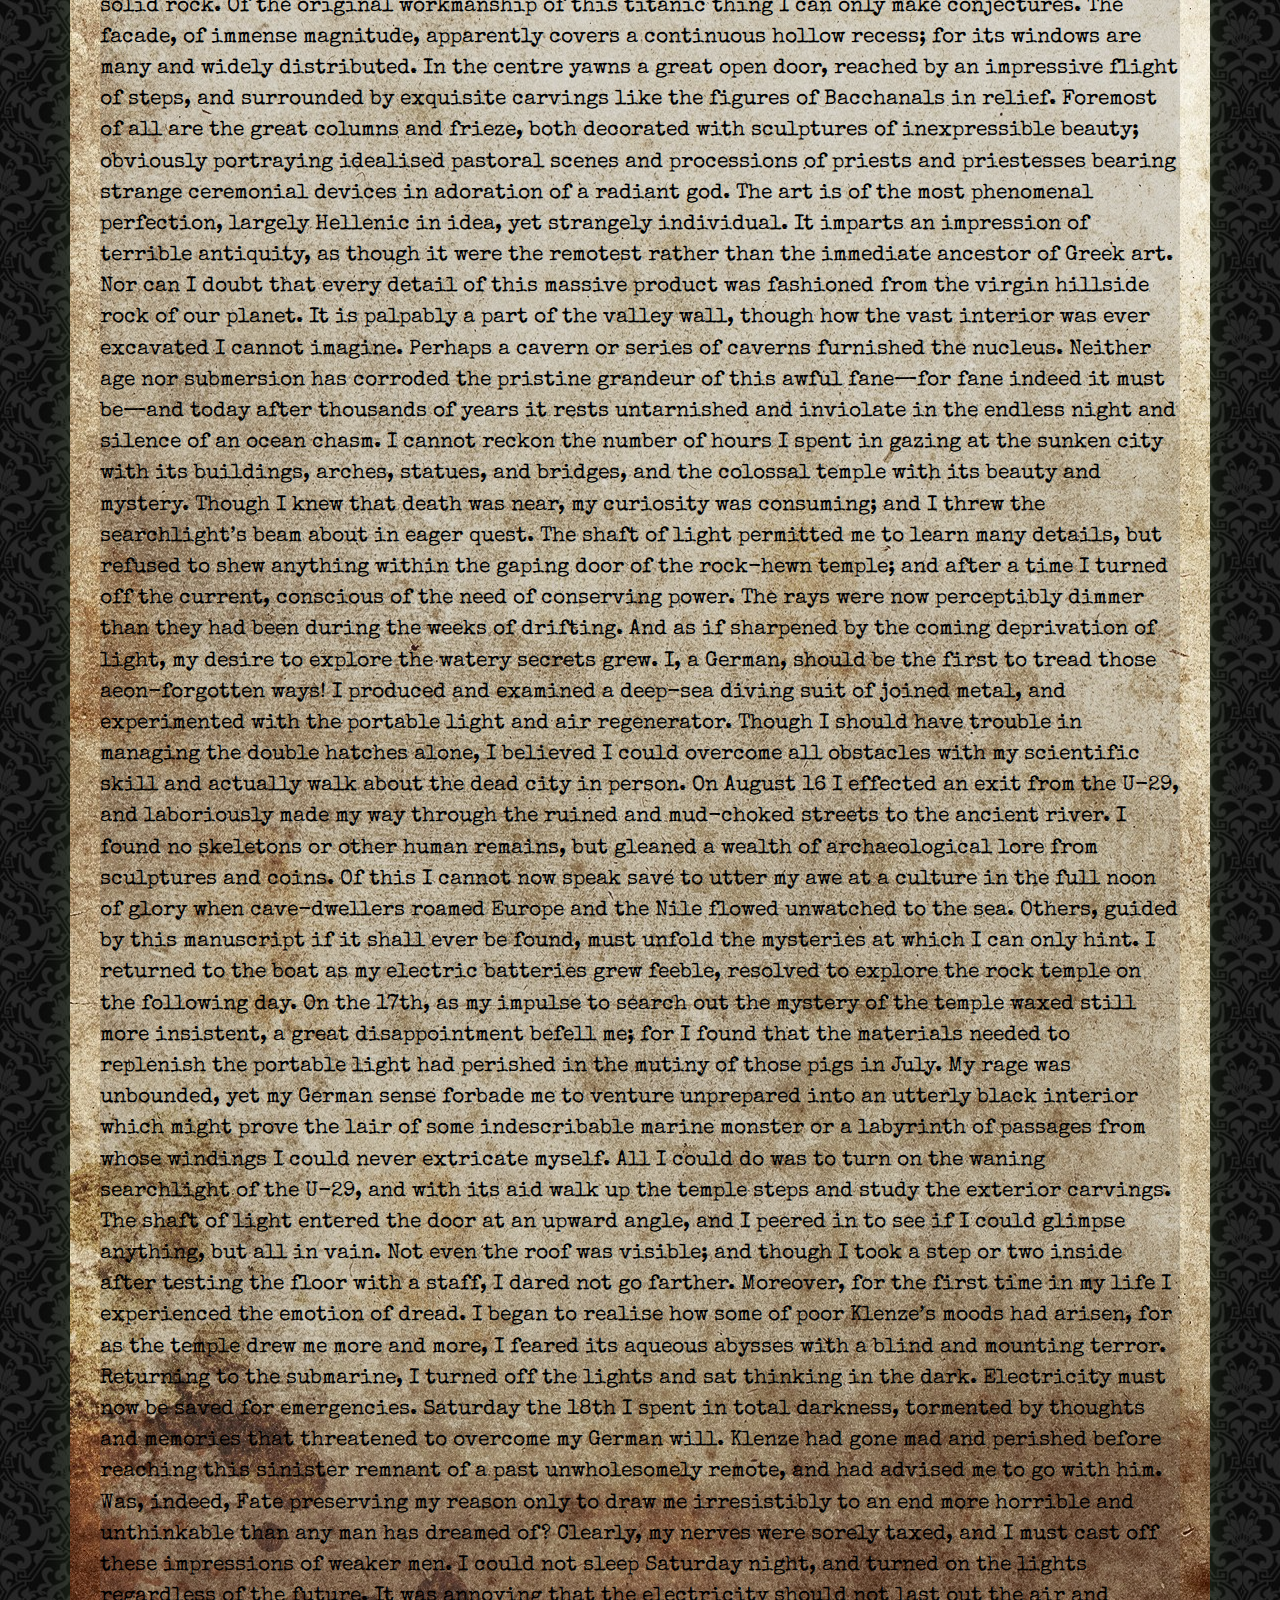
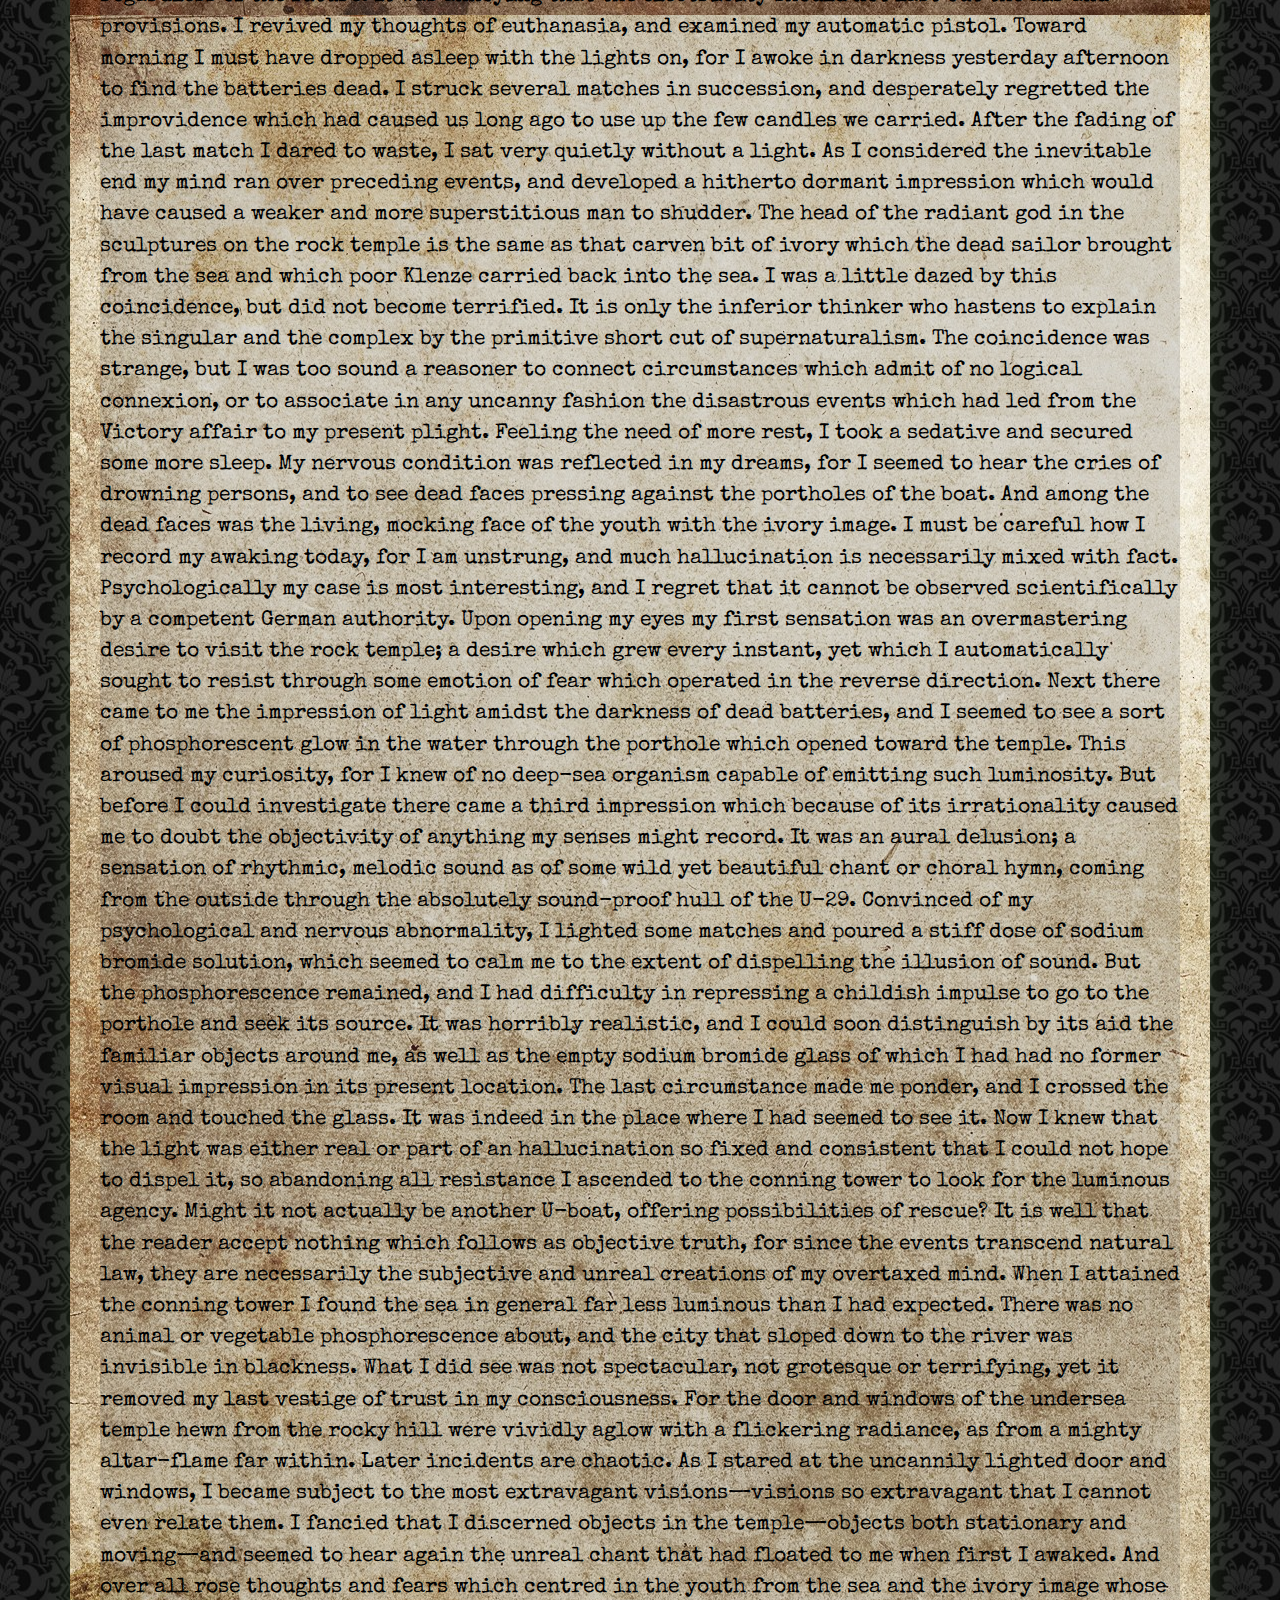
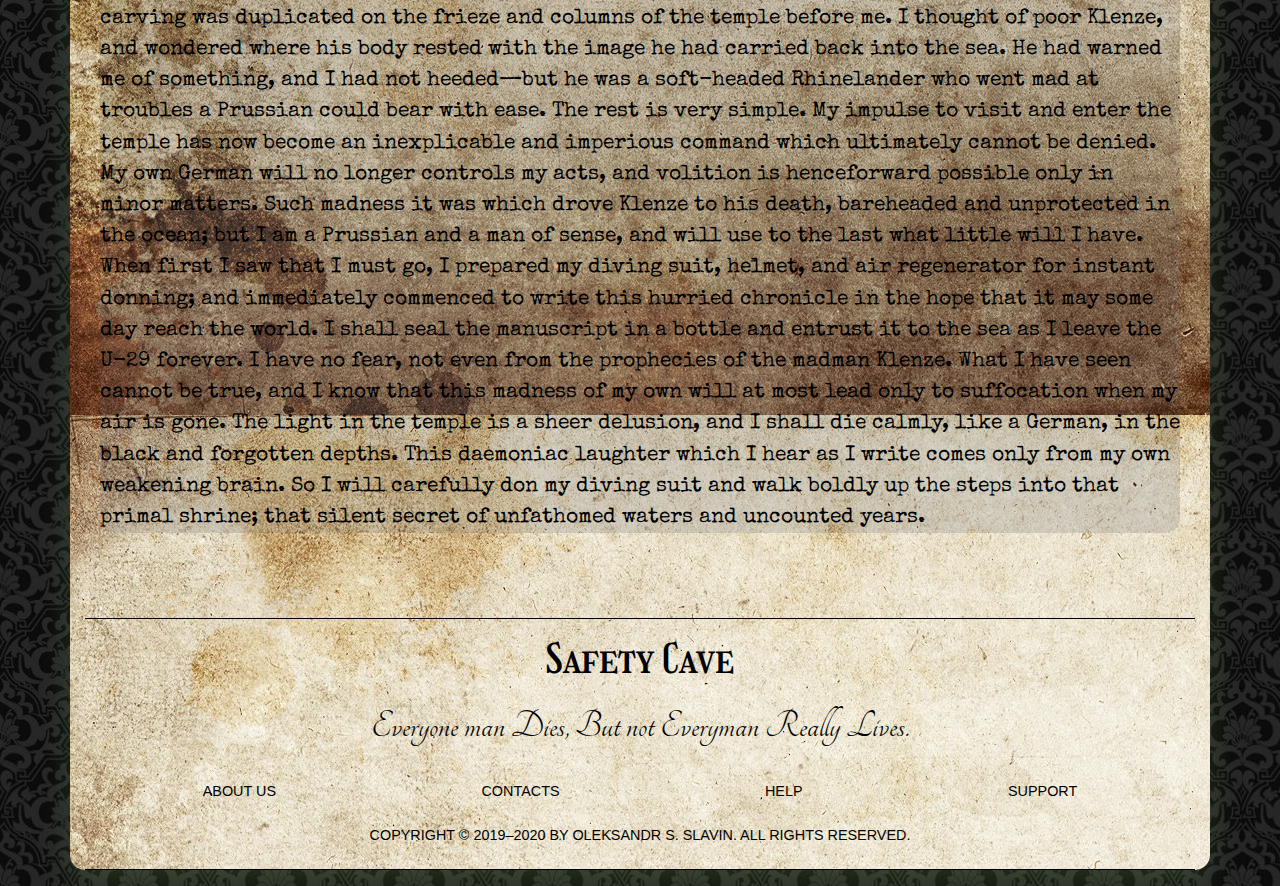
<file: story_temple.html>
<!DOCTYPE html>
<html lang="en">
    <head>
        <meta charset="UTF-8">
        <meta name="viewport" content="width=device-width, initial-scale=1.0">
        <meta http-equiv="X-UA-Compatible" content="ie=edge">
        <link rel="stylesheet" href="https://stackpath.bootstrapcdn.com/bootstrap/4.4.1/css/bootstrap.min.css" integrity="sha384-Vkoo8x4CGsO3+Hhxv8T/Q5PaXtkKtu6ug5TOeNV6gBiFeWPGFN9MuhOf23Q9Ifjh" crossorigin="anonymous">
        <link rel="stylesheet" href="css/story-style.css">
        <title>Placid Island</title>
    </head>
    <body>
    <section class="story-body">
    <section class="container main-block">
        <header class="container">
<nav class="navbar navbar-expand-md navbar-light" >
  <a class="logo" href="index.html" id="links-color">Placid Island</a>
  <button class="navbar-toggler" type="button" data-toggle="collapse" data-target="#navbarPlacidIsland" aria-controls="navbarPlacidIsland" aria-expanded="false" aria-label="Toggle navigation">
    <span class="navbar-toggler-icon"></span>
  </button>

  <div class="collapse navbar-collapse" id="navbarPlacidIsland">
    <ul class="navbar-nav mr-auto justify-content-center">
      <li class="nav-item active">
        <a class="nav-link" href="index.html" id="links-color">Home <span class="sr-only">(current)</span></a>
      </li>
      <li class="nav-item">
        <a class="nav-link" href="pantheon.html" id="links-color">Pantheon</a>
      </li>
      <li class="nav-item dropdown">
        <a class="nav-link dropdown-toggle" href="#" id="navbarDropdown" role="button" data-toggle="dropdown" aria-haspopup="true" aria-expanded="false" id="links-color">
            Stories
        </a>
        <div class="dropdown-menu" aria-labelledby="navbarDropdown">
          <a class="dropdown-item" href="story_dagon.html" id="links-color">Dagon</a>
          <a class="dropdown-item" href="story_temple.html" id="links-color">Temple</a>
          <a class="dropdown-item" href="story_the_dunwich_horror.html" id="links-color">The Dunwich Horror</a>
          <a class="dropdown-item" href="story_the_outsider.html" id="links-color">The Outsider</a>
        </div>
      </li>
    </ul>
  </div>
</nav>
        </header>
        <hr>
        <section class="container"> 
            <h2>
                The Temple
            </h2>
            <p class="description_section">
                Little Island Between Black Seas of Infinity.
            </p>
            <hr>
        </section>
        <main class="container story-block container">
<p class="story-style">(Manuscript found on the coast of Yucatan.) <br>

On August 20, 1917, I, Karl Heinrich, Graf von Altberg-Ehrenstein, Lieutenant-Commander in the Imperial German Navy and in charge of the submarine U-29, deposit this bottle and record in the Atlantic Ocean at a point to me unknown but probably about N. Latitude 20°, W. Longitude 35°, where my ship lies disabled on the ocean floor. I do so because of my desire to set certain unusual facts before the public; a thing I shall not in all probability survive to accomplish in person, since the circumstances surrounding me are as menacing as they are extraordinary, and involve not only the hopeless crippling of the U-29, but the impairment of my iron German will in a manner most disastrous.
     On the afternoon of June 18, as reported by wireless to the U-61, bound for Kiel, we torpedoed the British freighter Victory, New York to Liverpool, in N. Latitude 45° 16′, W. Longitude 28° 34′; permitting the crew to leave in boats in order to obtain a good cinema view for the admiralty records. The ship sank quite picturesquely, bow first, the stern rising high out of the water whilst the hull shot down perpendicularly to the bottom of the sea. Our camera missed nothing, and I regret that so fine a reel of film should never reach Berlin. After that we sank the lifeboats with our guns and submerged.
     When we rose to the surface about sunset a seaman’s body was found on the deck, hands gripping the railing in curious fashion. The poor fellow was young, rather dark, and very handsome; probably an Italian or Greek, and undoubtedly of the Victory’s crew. He had evidently sought refuge on the very ship which had been forced to destroy his own—one more victim of the unjust war of aggression which the English pig-dogs are waging upon the Fatherland. Our men searched him for souvenirs, and found in his coat pocket a very odd bit of ivory carved to represent a youth’s head crowned with laurel. My fellow-officer, Lieut. Klenze, believed that the thing was of great age and artistic value, so took it from the men for himself. How it had ever come into the possession of a common sailor, neither he nor I could imagine.
     As the dead man was thrown overboard there occurred two incidents which created much disturbance amongst the crew. The fellow’s eyes had been closed; but in the dragging of his body to the rail they were jarred open, and many seemed to entertain a queer delusion that they gazed steadily and mockingly at Schmidt and Zimmer, who were bent over the corpse. The Boatswain Müller, an elderly man who would have known better had he not been a superstitious Alsatian swine, became so excited by this impression that he watched the body in the water; and swore that after it sank a little it drew its limbs into a swimming position and sped away to the south under the waves. Klenze and I did not like these displays of peasant ignorance, and severely reprimanded the men, particularly Müller.
     The next day a very troublesome situation was created by the indisposition of some of the crew. They were evidently suffering from the nervous strain of our long voyage, and had had bad dreams. Several seemed quite dazed and stupid; and after satisfying myself that they were not feigning their weakness, I excused them from their duties. The sea was rather rough, so we descended to a depth where the waves were less troublesome. Here we were comparatively calm, despite a somewhat puzzling southward current which we could not identify from our oceanographic charts. The moans of the sick men were decidedly annoying; but since they did not appear to demoralise the rest of the crew, we did not resort to extreme measures. It was our plan to remain where we were and intercept the liner Dacia, mentioned in information from agents in New York.
     In the early evening we rose to the surface, and found the sea less heavy. The smoke of a battleship was on the northern horizon, but our distance and ability to submerge made us safe. What worried us more was the talk of Boatswain Müller, which grew wilder as night came on. He was in a detestably childish state, and babbled of some illusion of dead bodies drifting past the undersea portholes; bodies which looked at him intensely, and which he recognised in spite of bloating as having seen dying during some of our victorious German exploits. And he said that the young man we had found and tossed overboard was their leader. This was very gruesome and abnormal, so we confined Müller in irons and had him soundly whipped. The men were not pleased at his punishment, but discipline was necessary. We also denied the request of a delegation headed by Seaman Zimmer, that the curious carved ivory head be cast into the sea.
     On June 20, Seamen Bohm and Schmidt, who had been ill the day before, became violently insane. I regretted that no physician was included in our complement of officers, since German lives are precious; but the constant ravings of the two concerning a terrible curse were most subversive of discipline, so drastic steps were taken. The crew accepted the event in a sullen fashion, but it seemed to quiet Müller; who thereafter gave us no trouble. In the evening we released him, and he went about his duties silently.
     In the week that followed we were all very nervous, watching for the Dacia. The tension was aggravated by the disappearance of Müller and Zimmer, who undoubtedly committed suicide as a result of the fears which had seemed to harass them, though they were not observed in the act of jumping overboard. I was rather glad to be rid of Müller, for even his silence had unfavourably affected the crew. Everyone seemed inclined to be silent now, as though holding a secret fear. Many were ill, but none made a disturbance. Lieut. Klenze chafed under the strain, and was annoyed by the merest trifles—such as the school of dolphins which gathered about the U-29 in increasing numbers, and the growing intensity of that southward current which was not on our chart.
     It at length became apparent that we had missed the Dacia altogether. Such failures are not uncommon, and we were more pleased than disappointed; since our return to Wilhelmshaven was now in order. At noon June 28 we turned northeastward, and despite some rather comical entanglements with the unusual masses of dolphins were soon under way.
     The explosion in the engine room at 2 P.M. was wholly a surprise. No defect in the machinery or carelessness in the men had been noticed, yet without warning the ship was racked from end to end with a colossal shock. Lieut. Klenze hurried to the engine room, finding the fuel-tank and most of the mechanism shattered, and Engineers Raabe and Schneider instantly killed. Our situation had suddenly become grave indeed; for though the chemical air regenerators were intact, and though we could use the devices for raising and submerging the ship and opening the hatches as long as compressed air and storage batteries might hold out, we were powerless to propel or guide the submarine. To seek rescue in the lifeboats would be to deliver ourselves into the hands of enemies unreasonably embittered against our great German nation, and our wireless had failed ever since the Victory affair to put us in touch with a fellow U-boat of the Imperial Navy.
     From the hour of the accident till July 2 we drifted constantly to the south, almost without plans and encountering no vessel. Dolphins still encircled the U-29, a somewhat remarkable circumstance considering the distance we had covered. On the morning of July 2 we sighted a warship flying American colours, and the men became very restless in their desire to surrender. Finally Lieut. Klenze had to shoot a seaman named Traube, who urged this un-German act with especial violence. This quieted the crew for the time, and we submerged unseen.
     The next afternoon a dense flock of sea-birds appeared from the south, and the ocean began to heave ominously. Closing our hatches, we awaited developments until we realised that we must either submerge or be swamped in the mounting waves. Our air pressure and electricity were diminishing, and we wished to avoid all unnecessary use of our slender mechanical resources; but in this case there was no choice. We did not descend far, and when after several hours the sea was calmer, we decided to return to the surface. Here, however, a new trouble developed; for the ship failed to respond to our direction in spite of all that the mechanics could do. As the men grew more frightened at this undersea imprisonment, some of them began to mutter again about Lieut. Klenze’s ivory image, but the sight of an automatic pistol calmed them. We kept the poor devils as busy as we could, tinkering at the machinery even when we knew it was useless.
     Klenze and I usually slept at different times; and it was during my sleep, about 5 A.M., July 4, that the general mutiny broke loose. The six remaining pigs of seamen, suspecting that we were lost, had suddenly burst into a mad fury at our refusal to surrender to the Yankee battleship two days before; and were in a delirium of cursing and destruction. They roared like the animals they were, and broke instruments and furniture indiscriminately; screaming about such nonsense as the curse of the ivory image and the dark dead youth who looked at them and swam away. Lieut. Klenze seemed paralysed and inefficient, as one might expect of a soft, womanish Rhinelander. I shot all six men, for it was necessary, and made sure that none remained alive.
     We expelled the bodies through the double hatches and were alone in the U-29. Klenze seemed very nervous, and drank heavily. It was decided that we remain alive as long as possible, using the large stock of provisions and chemical supply of oxygen, none of which had suffered from the crazy antics of those swine-hound seamen. Our compasses, depth gauges, and other delicate instruments were ruined; so that henceforth our only reckoning would be guesswork, based on our watches, the calendar, and our apparent drift as judged by any objects we might spy through the portholes or from the conning tower. Fortunately we had storage batteries still capable of long use, both for interior lighting and for the searchlight. We often cast a beam around the ship, but saw only dolphins, swimming parallel to our own drifting course. I was scientifically interested in those dolphins; for though the ordinary Delphinus delphis is a cetacean mammal, unable to subsist without air, I watched one of the swimmers closely for two hours, and did not see him alter his submerged condition.
     With the passage of time Klenze and I decided that we were still drifting south, meanwhile sinking deeper and deeper. We noted the marine fauna and flora, and read much on the subject in the books I had carried with me for spare moments. I could not help observing, however, the inferior scientific knowledge of my companion. His mind was not Prussian, but given to imaginings and speculations which have no value. The fact of our coming death affected him curiously, and he would frequently pray in remorse over the men, women, and children we had sent to the bottom; forgetting that all things are noble which serve the German state. After a time he became noticeably unbalanced, gazing for hours at his ivory image and weaving fanciful stories of the lost and forgotten things under the sea. Sometimes, as a psychological experiment, I would lead him on in these wanderings, and listen to his endless poetical quotations and tales of sunken ships. I was very sorry for him, for I dislike to see a German suffer; but he was not a good man to die with. For myself I was proud, knowing how the Fatherland would revere my memory and how my sons would be taught to be men like me.
     On August 9, we espied the ocean floor, and sent a powerful beam from the searchlight over it. It was a vast undulating plain, mostly covered with seaweed, and strown with the shells of small molluscs. Here and there were slimy objects of puzzling contour, draped with weeds and encrusted with barnacles, which Klenze declared must be ancient ships lying in their graves. He was puzzled by one thing, a peak of solid matter, protruding above the ocean bed nearly four feet at its apex; about two feet thick, with flat sides and smooth upper surfaces which met at a very obtuse angle. I called the peak a bit of outcropping rock, but Klenze thought he saw carvings on it. After a while he began to shudder, and turned away from the scene as if frightened; yet could give no explanation save that he was overcome with the vastness, darkness, remoteness, antiquity, and mystery of the oceanic abysses. His mind was tired, but I am always a German, and was quick to notice two things; that the U-29 was standing the deep-sea pressure splendidly, and that the peculiar dolphins were still about us, even at a depth where the existence of high organisms is considered impossible by most naturalists. That I had previously overestimated our depth, I was sure; but none the less we must still be deep enough to make these phenomena remarkable. Our southward speed, as gauged by the ocean floor, was about as I had estimated from the organisms passed at higher levels.
     It was at 3:15 P.M., August 12, that poor Klenze went wholly mad. He had been in the conning tower using the searchlight when I saw him bound into the library compartment where I sat reading, and his face at once betrayed him. I will repeat here what he said, underlining the words he emphasised: “He is calling! He is calling! I hear him! We must go!” As he spoke he took his ivory image from the table, pocketed it, and seized my arm in an effort to drag me up the companionway to the deck. In a moment I understood that he meant to open the hatch and plunge with me into the water outside, a vagary of suicidal and homicidal mania for which I was scarcely prepared. As I hung back and attempted to soothe him he grew more violent, saying: “Come now—do not wait until later; it is better to repent and be forgiven than to defy and be condemned.” Then I tried the opposite of the soothing plan, and told him he was mad—pitifully demented. But he was unmoved, and cried: “If I am mad, it is mercy! May the gods pity the man who in his callousness can remain sane to the hideous end! Come and be mad whilst he still calls with mercy!”
     This outburst seemed to relieve a pressure in his brain; for as he finished he grew much milder, asking me to let him depart alone if I would not accompany him. My course at once became clear. He was a German, but only a Rhinelander and a commoner; and he was now a potentially dangerous madman. By complying with his suicidal request I could immediately free myself from one who was no longer a companion but a menace. I asked him to give me the ivory image before he went, but this request brought from him such uncanny laughter that I did not repeat it. Then I asked him if he wished to leave any keepsake or lock of hair for his family in Germany in case I should be rescued, but again he gave me that strange laugh. So as he climbed the ladder I went to the levers, and allowing proper time-intervals operated the machinery which sent him to his death. After I saw that he was no longer in the boat I threw the searchlight around the water in an effort to obtain a last glimpse of him; since I wished to ascertain whether the water-pressure would flatten him as it theoretically should, or whether the body would be unaffected, like those extraordinary dolphins. I did not, however, succeed in finding my late companion, for the dolphins were massed thickly and obscuringly about the conning tower.
     That evening I regretted that I had not taken the ivory image surreptitiously from poor Klenze’s pocket as he left, for the memory of it fascinated me. I could not forget the youthful, beautiful head with its leafy crown, though I am not by nature an artist. I was also sorry that I had no one with whom to converse. Klenze, though not my mental equal, was much better than no one. I did not sleep well that night, and wondered exactly when the end would come. Surely, I had little enough chance of rescue.
     The next day I ascended to the conning tower and commenced the customary searchlight explorations. Northward the view was much the same as it had been all the four days since we had sighted the bottom, but I perceived that the drifting of the U-29 was less rapid. As I swung the beam around to the south, I noticed that the ocean floor ahead fell away in a marked declivity, and bore curiously regular blocks of stone in certain places, disposed as if in accordance with definite patterns. The boat did not at once descend to match the greater ocean depth, so I was soon forced to adjust the searchlight to cast a sharply downward beam. Owing to the abruptness of the change a wire was disconnected, which necessitated a delay of many minutes for repairs; but at length the light streamed on again, flooding the marine valley below me.
     I am not given to emotion of any kind, but my amazement was very great when I saw what lay revealed in that electrical glow. And yet as one reared in the best Kultur of Prussia I should not have been amazed, for geology and tradition alike tell us of great transpositions in oceanic and continental areas. What I saw was an extended and elaborate array of ruined edifices; all of magnificent though unclassified architecture, and in various stages of preservation. Most appeared to be of marble, gleaming whitely in the rays of the searchlight, and the general plan was of a large city at the bottom of a narrow valley, with numerous isolated temples and villas on the steep slopes above. Roofs were fallen and columns were broken, but there still remained an air of immemorially ancient splendour which nothing could efface.
     Confronted at last with the Atlantis I had formerly deemed largely a myth, I was the most eager of explorers. At the bottom of that valley a river once had flowed; for as I examined the scene more closely I beheld the remains of stone and marble bridges and sea-walls, and terraces and embankments once verdant and beautiful. In my enthusiasm I became nearly as idiotic and sentimental as poor Klenze, and was very tardy in noticing that the southward current had ceased at last, allowing the U-29 to settle slowly down upon the sunken city as an aëroplane settles upon a town of the upper earth. I was slow, too, in realising that the school of unusual dolphins had vanished.
     In about two hours the boat rested in a paved plaza close to the rocky wall of the valley. On one side I could view the entire city as it sloped from the plaza down to the old river-bank; on the other side, in startling proximity, I was confronted by the richly ornate and perfectly preserved facade of a great building, evidently a temple, hollowed from the solid rock. Of the original workmanship of this titanic thing I can only make conjectures. The facade, of immense magnitude, apparently covers a continuous hollow recess; for its windows are many and widely distributed. In the centre yawns a great open door, reached by an impressive flight of steps, and surrounded by exquisite carvings like the figures of Bacchanals in relief. Foremost of all are the great columns and frieze, both decorated with sculptures of inexpressible beauty; obviously portraying idealised pastoral scenes and processions of priests and priestesses bearing strange ceremonial devices in adoration of a radiant god. The art is of the most phenomenal perfection, largely Hellenic in idea, yet strangely individual. It imparts an impression of terrible antiquity, as though it were the remotest rather than the immediate ancestor of Greek art. Nor can I doubt that every detail of this massive product was fashioned from the virgin hillside rock of our planet. It is palpably a part of the valley wall, though how the vast interior was ever excavated I cannot imagine. Perhaps a cavern or series of caverns furnished the nucleus. Neither age nor submersion has corroded the pristine grandeur of this awful fane—for fane indeed it must be—and today after thousands of years it rests untarnished and inviolate in the endless night and silence of an ocean chasm.
     I cannot reckon the number of hours I spent in gazing at the sunken city with its buildings, arches, statues, and bridges, and the colossal temple with its beauty and mystery. Though I knew that death was near, my curiosity was consuming; and I threw the searchlight’s beam about in eager quest. The shaft of light permitted me to learn many details, but refused to shew anything within the gaping door of the rock-hewn temple; and after a time I turned off the current, conscious of the need of conserving power. The rays were now perceptibly dimmer than they had been during the weeks of drifting. And as if sharpened by the coming deprivation of light, my desire to explore the watery secrets grew. I, a German, should be the first to tread those aeon-forgotten ways!
     I produced and examined a deep-sea diving suit of joined metal, and experimented with the portable light and air regenerator. Though I should have trouble in managing the double hatches alone, I believed I could overcome all obstacles with my scientific skill and actually walk about the dead city in person.
     On August 16 I effected an exit from the U-29, and laboriously made my way through the ruined and mud-choked streets to the ancient river. I found no skeletons or other human remains, but gleaned a wealth of archaeological lore from sculptures and coins. Of this I cannot now speak save to utter my awe at a culture in the full noon of glory when cave-dwellers roamed Europe and the Nile flowed unwatched to the sea. Others, guided by this manuscript if it shall ever be found, must unfold the mysteries at which I can only hint. I returned to the boat as my electric batteries grew feeble, resolved to explore the rock temple on the following day.
     On the 17th, as my impulse to search out the mystery of the temple waxed still more insistent, a great disappointment befell me; for I found that the materials needed to replenish the portable light had perished in the mutiny of those pigs in July. My rage was unbounded, yet my German sense forbade me to venture unprepared into an utterly black interior which might prove the lair of some indescribable marine monster or a labyrinth of passages from whose windings I could never extricate myself. All I could do was to turn on the waning searchlight of the U-29, and with its aid walk up the temple steps and study the exterior carvings. The shaft of light entered the door at an upward angle, and I peered in to see if I could glimpse anything, but all in vain. Not even the roof was visible; and though I took a step or two inside after testing the floor with a staff, I dared not go farther. Moreover, for the first time in my life I experienced the emotion of dread. I began to realise how some of poor Klenze’s moods had arisen, for as the temple drew me more and more, I feared its aqueous abysses with a blind and mounting terror. Returning to the submarine, I turned off the lights and sat thinking in the dark. Electricity must now be saved for emergencies.
     Saturday the 18th I spent in total darkness, tormented by thoughts and memories that threatened to overcome my German will. Klenze had gone mad and perished before reaching this sinister remnant of a past unwholesomely remote, and had advised me to go with him. Was, indeed, Fate preserving my reason only to draw me irresistibly to an end more horrible and unthinkable than any man has dreamed of? Clearly, my nerves were sorely taxed, and I must cast off these impressions of weaker men.
     I could not sleep Saturday night, and turned on the lights regardless of the future. It was annoying that the electricity should not last out the air and provisions. I revived my thoughts of euthanasia, and examined my automatic pistol. Toward morning I must have dropped asleep with the lights on, for I awoke in darkness yesterday afternoon to find the batteries dead. I struck several matches in succession, and desperately regretted the improvidence which had caused us long ago to use up the few candles we carried.
     After the fading of the last match I dared to waste, I sat very quietly without a light. As I considered the inevitable end my mind ran over preceding events, and developed a hitherto dormant impression which would have caused a weaker and more superstitious man to shudder. The head of the radiant god in the sculptures on the rock temple is the same as that carven bit of ivory which the dead sailor brought from the sea and which poor Klenze carried back into the sea.
     I was a little dazed by this coincidence, but did not become terrified. It is only the inferior thinker who hastens to explain the singular and the complex by the primitive short cut of supernaturalism. The coincidence was strange, but I was too sound a reasoner to connect circumstances which admit of no logical connexion, or to associate in any uncanny fashion the disastrous events which had led from the Victory affair to my present plight. Feeling the need of more rest, I took a sedative and secured some more sleep. My nervous condition was reflected in my dreams, for I seemed to hear the cries of drowning persons, and to see dead faces pressing against the portholes of the boat. And among the dead faces was the living, mocking face of the youth with the ivory image.
     I must be careful how I record my awaking today, for I am unstrung, and much hallucination is necessarily mixed with fact. Psychologically my case is most interesting, and I regret that it cannot be observed scientifically by a competent German authority. Upon opening my eyes my first sensation was an overmastering desire to visit the rock temple; a desire which grew every instant, yet which I automatically sought to resist through some emotion of fear which operated in the reverse direction. Next there came to me the impression of light amidst the darkness of dead batteries, and I seemed to see a sort of phosphorescent glow in the water through the porthole which opened toward the temple. This aroused my curiosity, for I knew of no deep-sea organism capable of emitting such luminosity. But before I could investigate there came a third impression which because of its irrationality caused me to doubt the objectivity of anything my senses might record. It was an aural delusion; a sensation of rhythmic, melodic sound as of some wild yet beautiful chant or choral hymn, coming from the outside through the absolutely sound-proof hull of the U-29. Convinced of my psychological and nervous abnormality, I lighted some matches and poured a stiff dose of sodium bromide solution, which seemed to calm me to the extent of dispelling the illusion of sound. But the phosphorescence remained, and I had difficulty in repressing a childish impulse to go to the porthole and seek its source. It was horribly realistic, and I could soon distinguish by its aid the familiar objects around me, as well as the empty sodium bromide glass of which I had had no former visual impression in its present location. The last circumstance made me ponder, and I crossed the room and touched the glass. It was indeed in the place where I had seemed to see it. Now I knew that the light was either real or part of an hallucination so fixed and consistent that I could not hope to dispel it, so abandoning all resistance I ascended to the conning tower to look for the luminous agency. Might it not actually be another U-boat, offering possibilities of rescue?
     It is well that the reader accept nothing which follows as objective truth, for since the events transcend natural law, they are necessarily the subjective and unreal creations of my overtaxed mind. When I attained the conning tower I found the sea in general far less luminous than I had expected. There was no animal or vegetable phosphorescence about, and the city that sloped down to the river was invisible in blackness. What I did see was not spectacular, not grotesque or terrifying, yet it removed my last vestige of trust in my consciousness. For the door and windows of the undersea temple hewn from the rocky hill were vividly aglow with a flickering radiance, as from a mighty altar-flame far within.
     Later incidents are chaotic. As I stared at the uncannily lighted door and windows, I became subject to the most extravagant visions—visions so extravagant that I cannot even relate them. I fancied that I discerned objects in the temple—objects both stationary and moving—and seemed to hear again the unreal chant that had floated to me when first I awaked. And over all rose thoughts and fears which centred in the youth from the sea and the ivory image whose carving was duplicated on the frieze and columns of the temple before me. I thought of poor Klenze, and wondered where his body rested with the image he had carried back into the sea. He had warned me of something, and I had not heeded—but he was a soft-headed Rhinelander who went mad at troubles a Prussian could bear with ease.
     The rest is very simple. My impulse to visit and enter the temple has now become an inexplicable and imperious command which ultimately cannot be denied. My own German will no longer controls my acts, and volition is henceforward possible only in minor matters. Such madness it was which drove Klenze to his death, bareheaded and unprotected in the ocean; but I am a Prussian and a man of sense, and will use to the last what little will I have. When first I saw that I must go, I prepared my diving suit, helmet, and air regenerator for instant donning; and immediately commenced to write this hurried chronicle in the hope that it may some day reach the world. I shall seal the manuscript in a bottle and entrust it to the sea as I leave the U-29 forever.
     I have no fear, not even from the prophecies of the madman Klenze. What I have seen cannot be true, and I know that this madness of my own will at most lead only to suffocation when my air is gone. The light in the temple is a sheer delusion, and I shall die calmly, like a German, in the black and forgotten depths. This daemoniac laughter which I hear as I write comes only from my own weakening brain. So I will carefully don my diving suit and walk boldly up the steps into that primal shrine; that silent secret of unfathomed waters and uncounted years.</p>
        </main>
        <hr id="test">
        <footer class="container">
            <h2>Safety Cave</h2>
            <p id="description_section">
                Everyone man Dies, But not Everyman Really Lives.
            </p>
            <ul class="footer_bar">
                <li>
                    <a href="about_us.html">About us</a>
                </li>
                <li>
                    <a href="contacts.html">Contacts</a>
                </li>
                <li>
                    <a href="help.html">Help</a>
                </li>
                <li>
                    <a href="support.html">Support</a>
                </li>
            </ul>
            <p>Copyright © 2019–2020 by Oleksandr S. Slavin. All Rights Reserved.</p>
        </footer>
        <hr>
        <script src="https://code.jquery.com/jquery-3.4.1.slim.min.js" integrity="sha384-J6qa4849blE2+poT4WnyKhv5vZF5SrPo0iEjwBvKU7imGFAV0wwj1yYfoRSJoZ+n" crossorigin="anonymous"></script>
    <script src="https://cdn.jsdelivr.net/npm/popper.js@1.16.0/dist/umd/popper.min.js" integrity="sha384-Q6E9RHvbIyZFJoft+2mJbHaEWldlvI9IOYy5n3zV9zzTtmI3UksdQRVvoxMfooAo" crossorigin="anonymous"></script>
    <script src="https://stackpath.bootstrapcdn.com/bootstrap/4.4.1/js/bootstrap.min.js" integrity="sha384-wfSDF2E50Y2D1uUdj0O3uMBJnjuUD4Ih7YwaYd1iqfktj0Uod8GCExl3Og8ifwB6" crossorigin="anonymous"></script>
  </section>
  </section>
  </body>
</html>
</file>
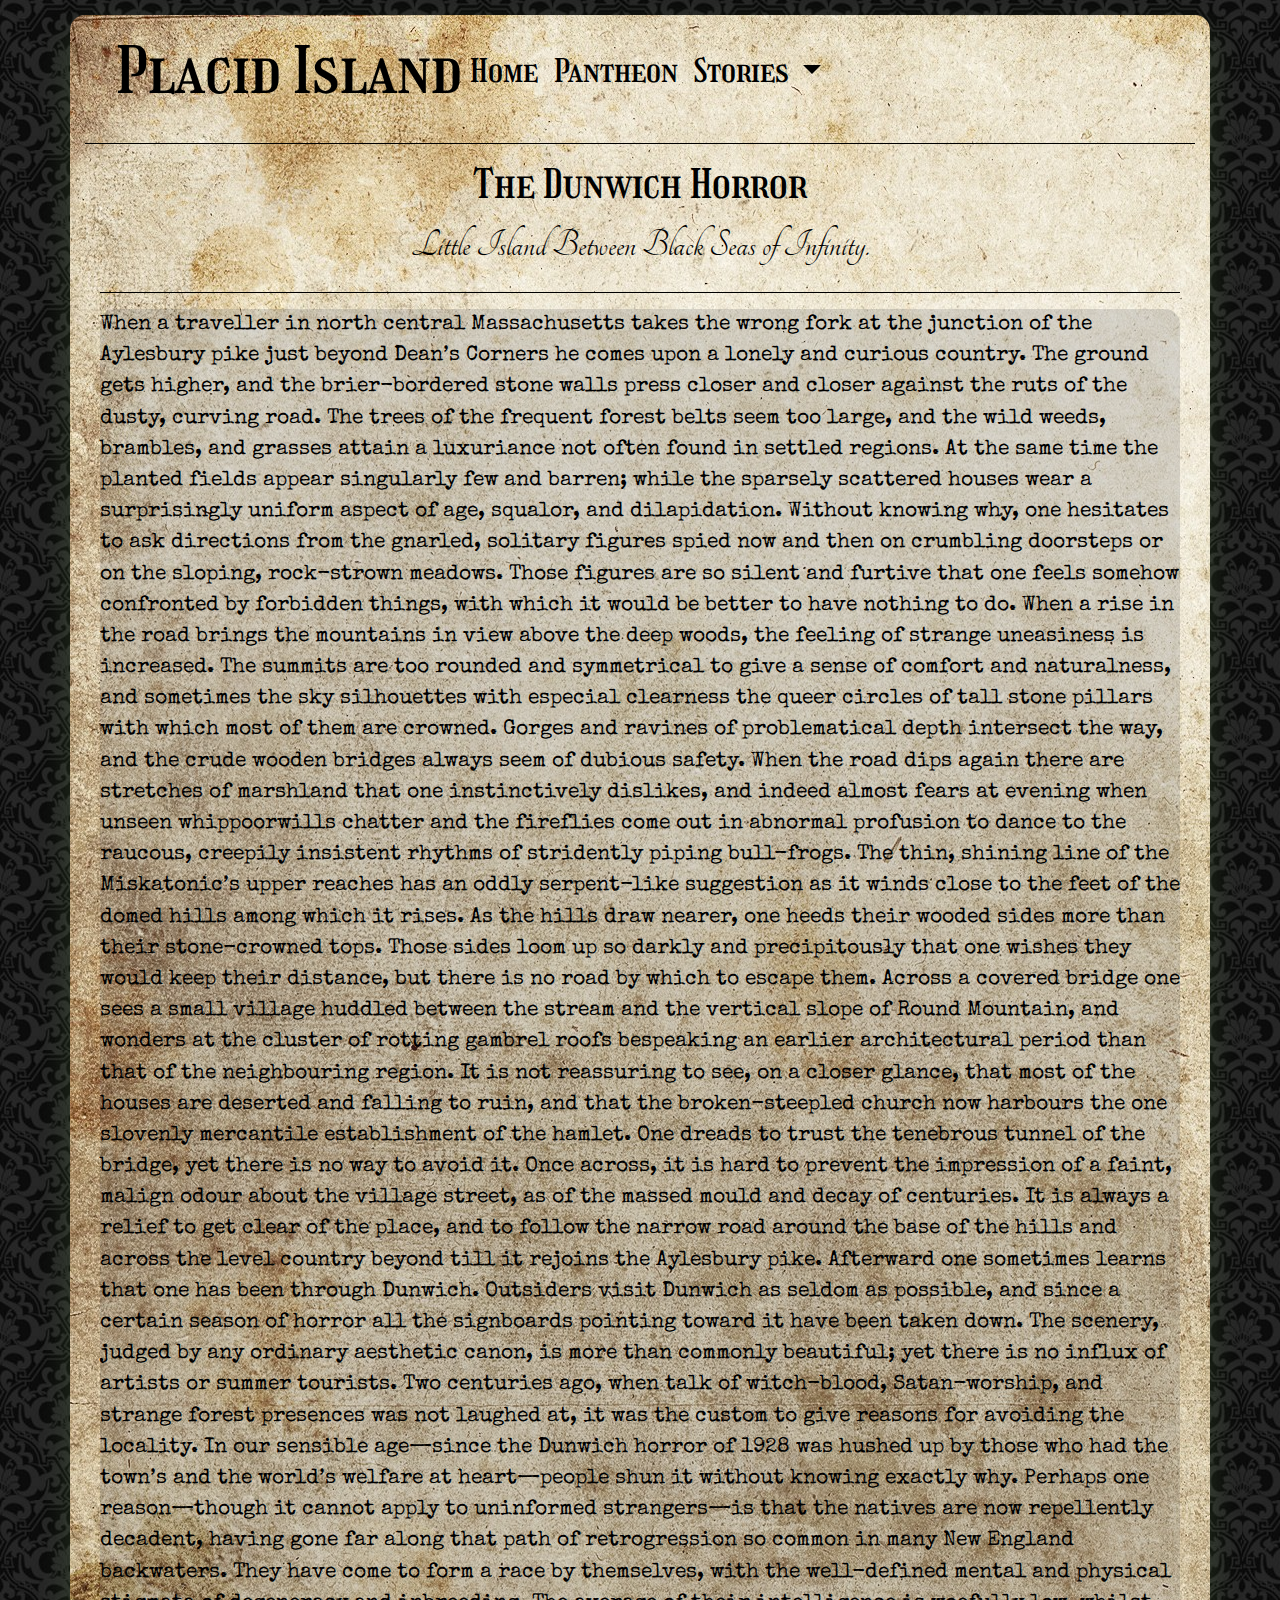
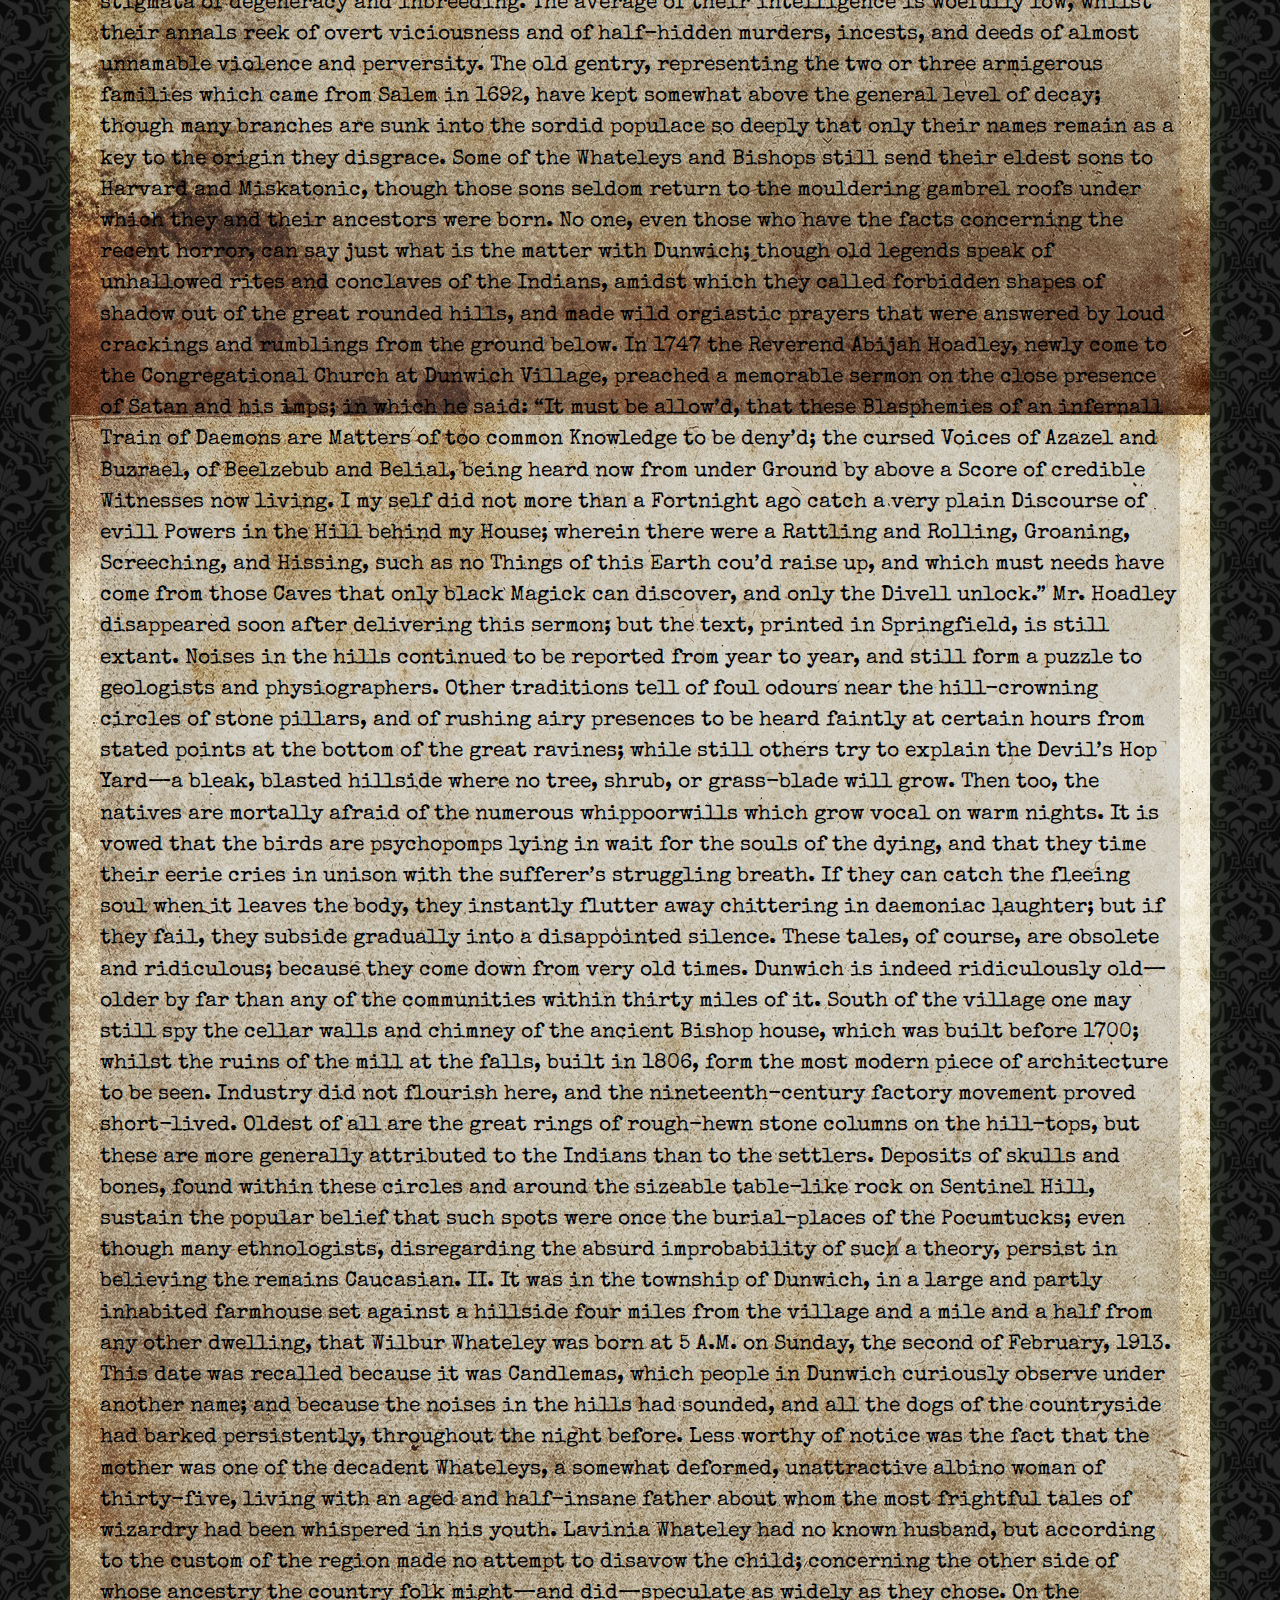
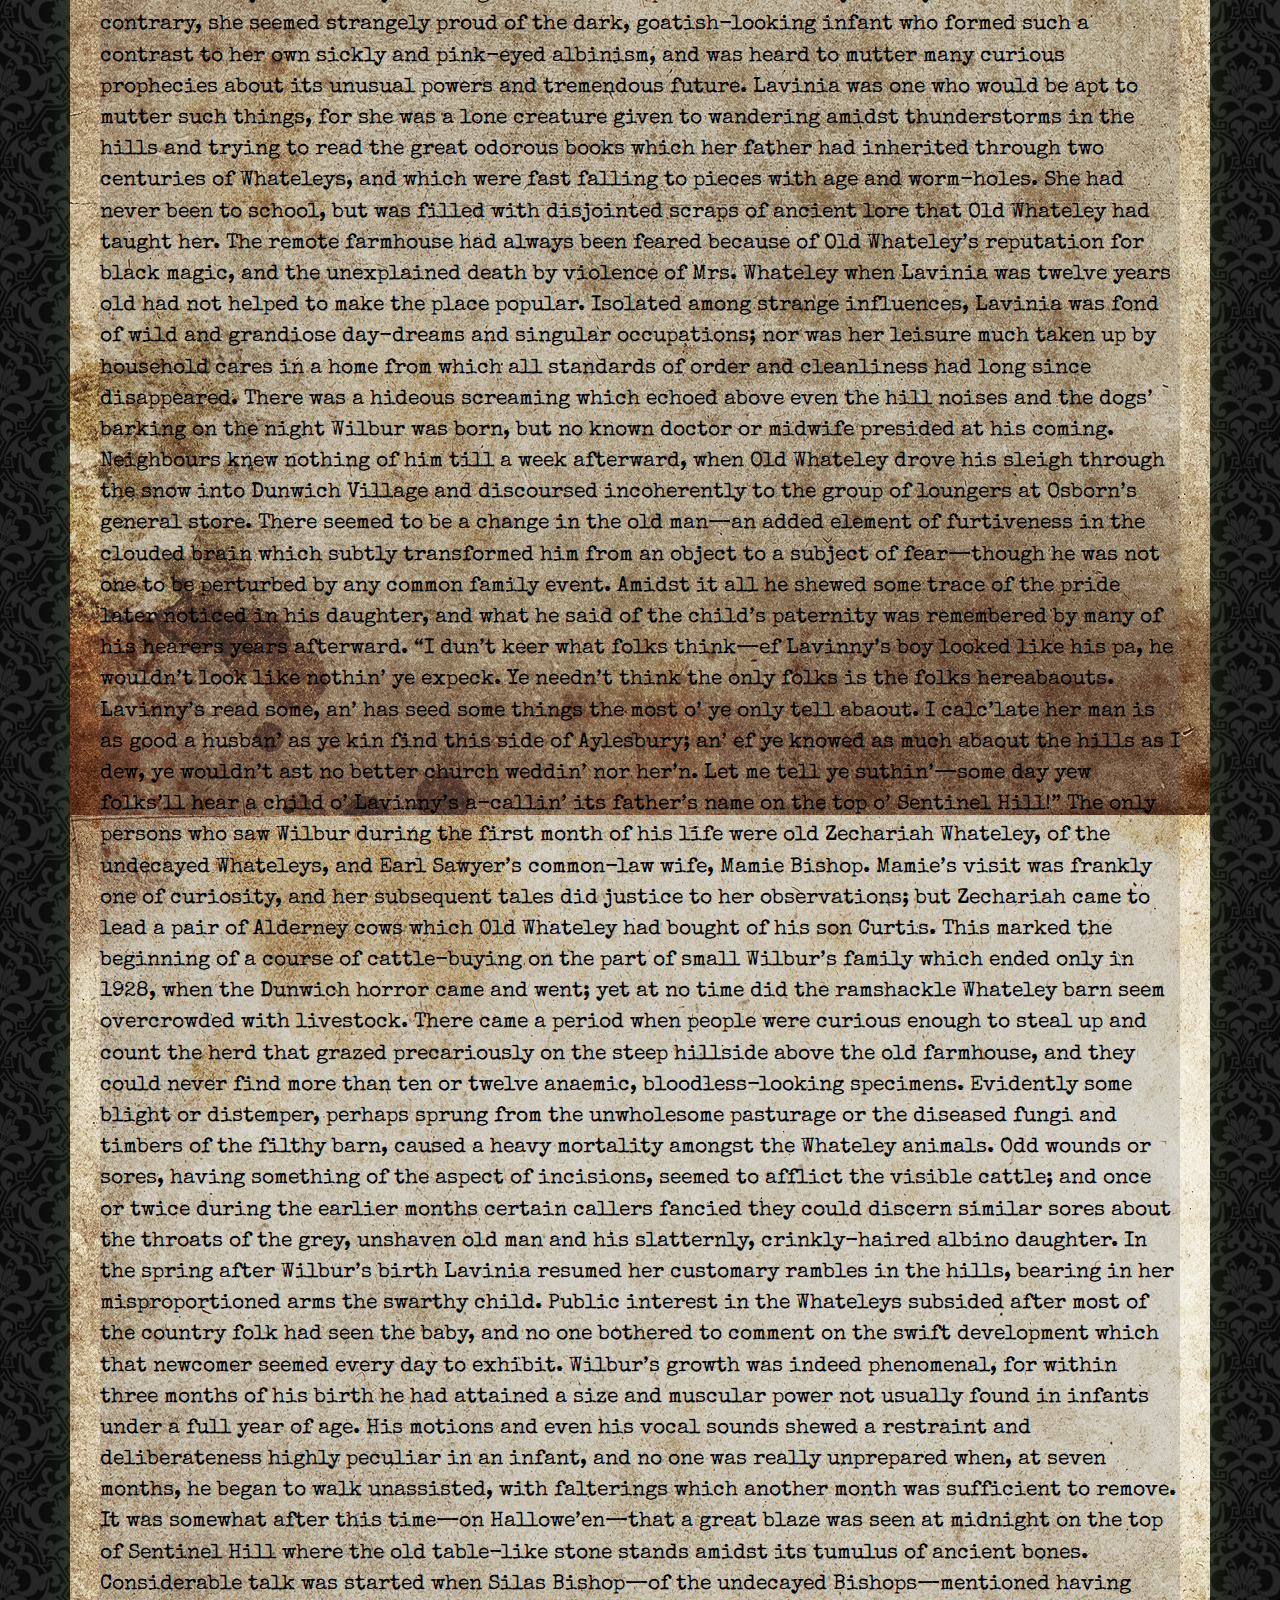
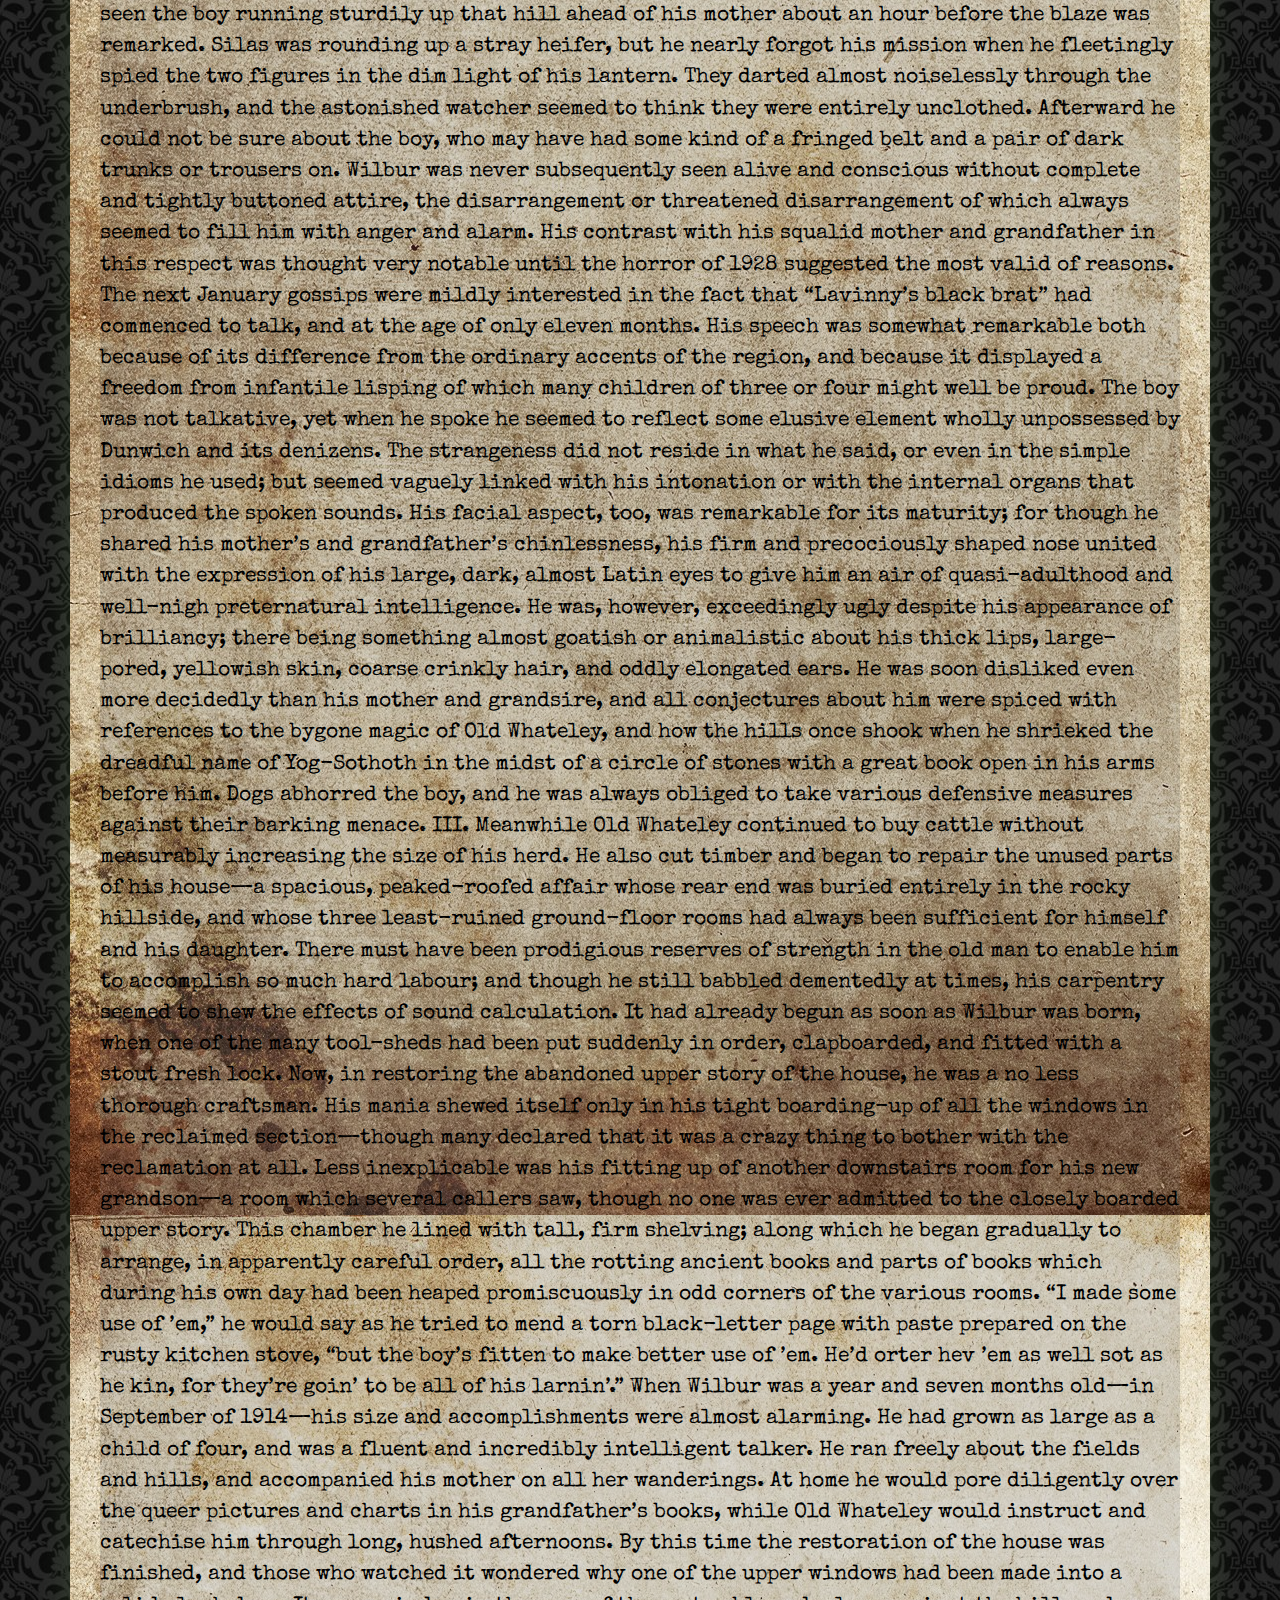
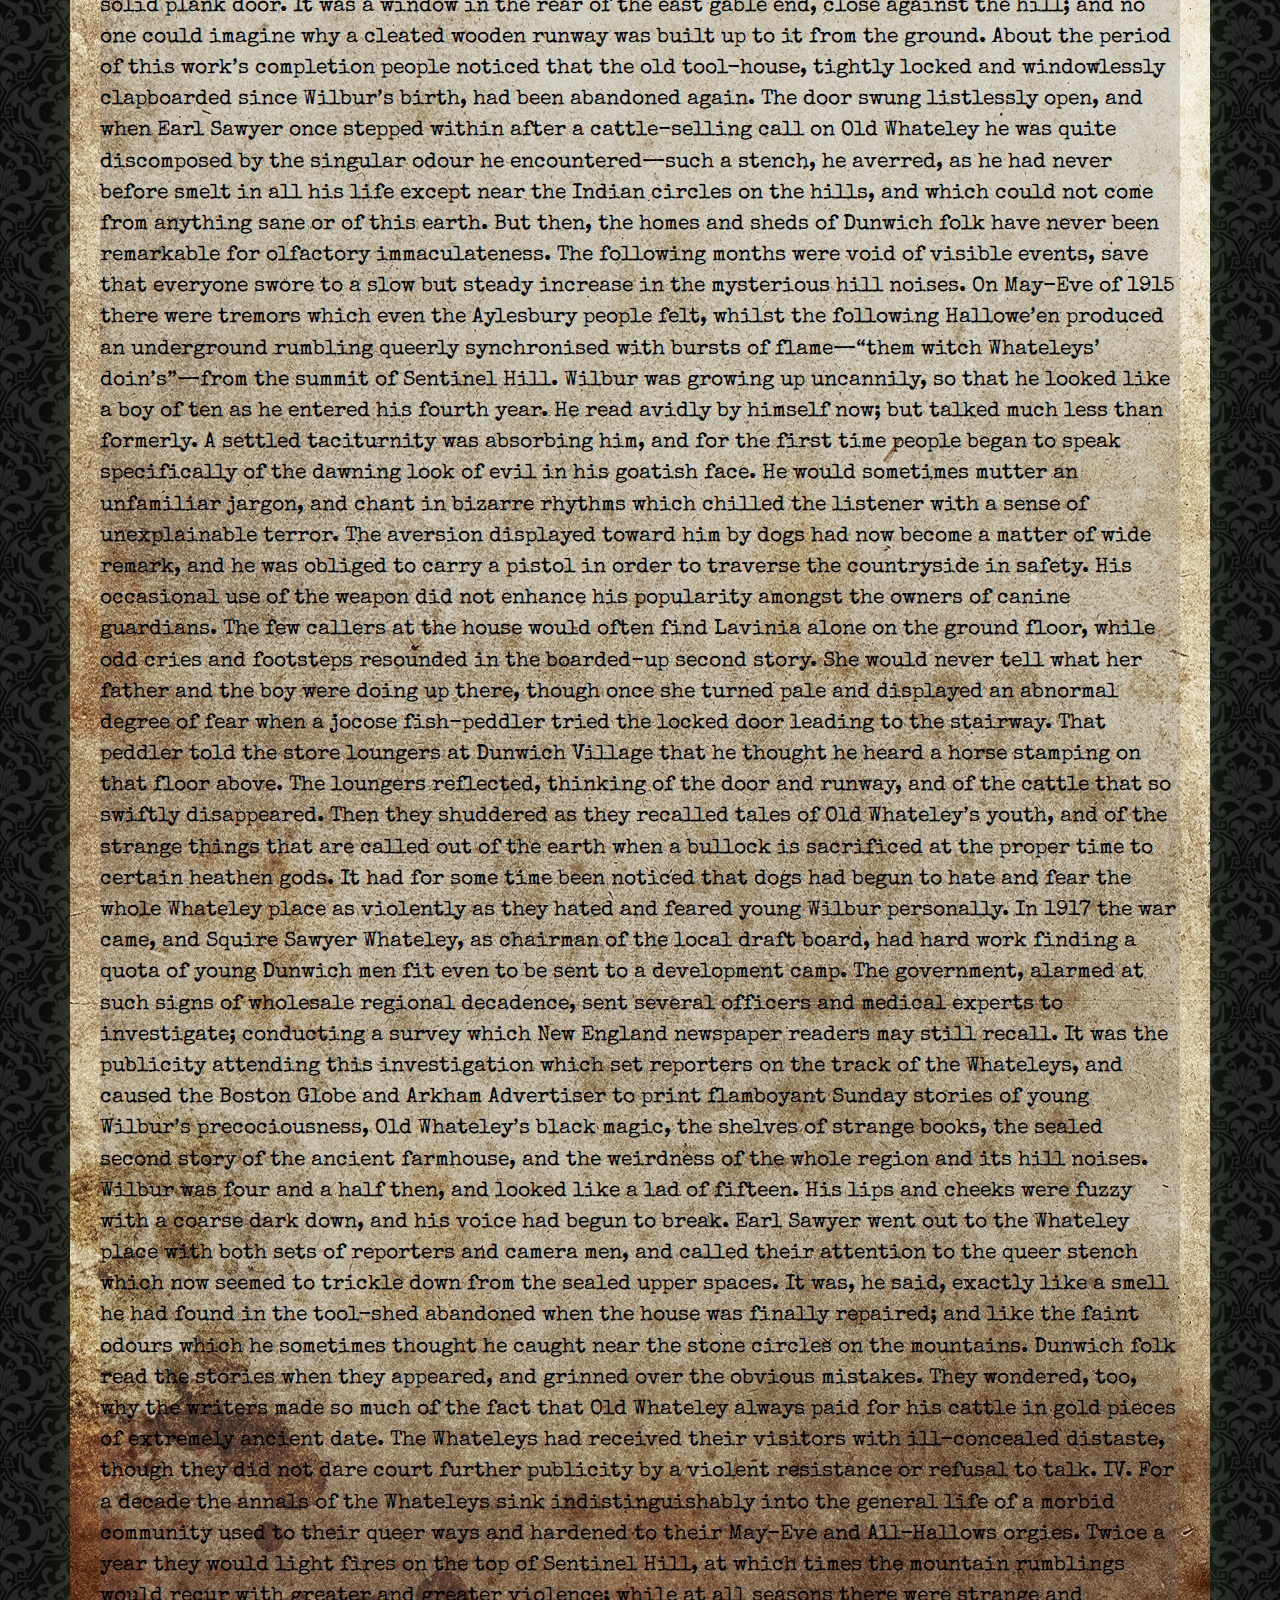
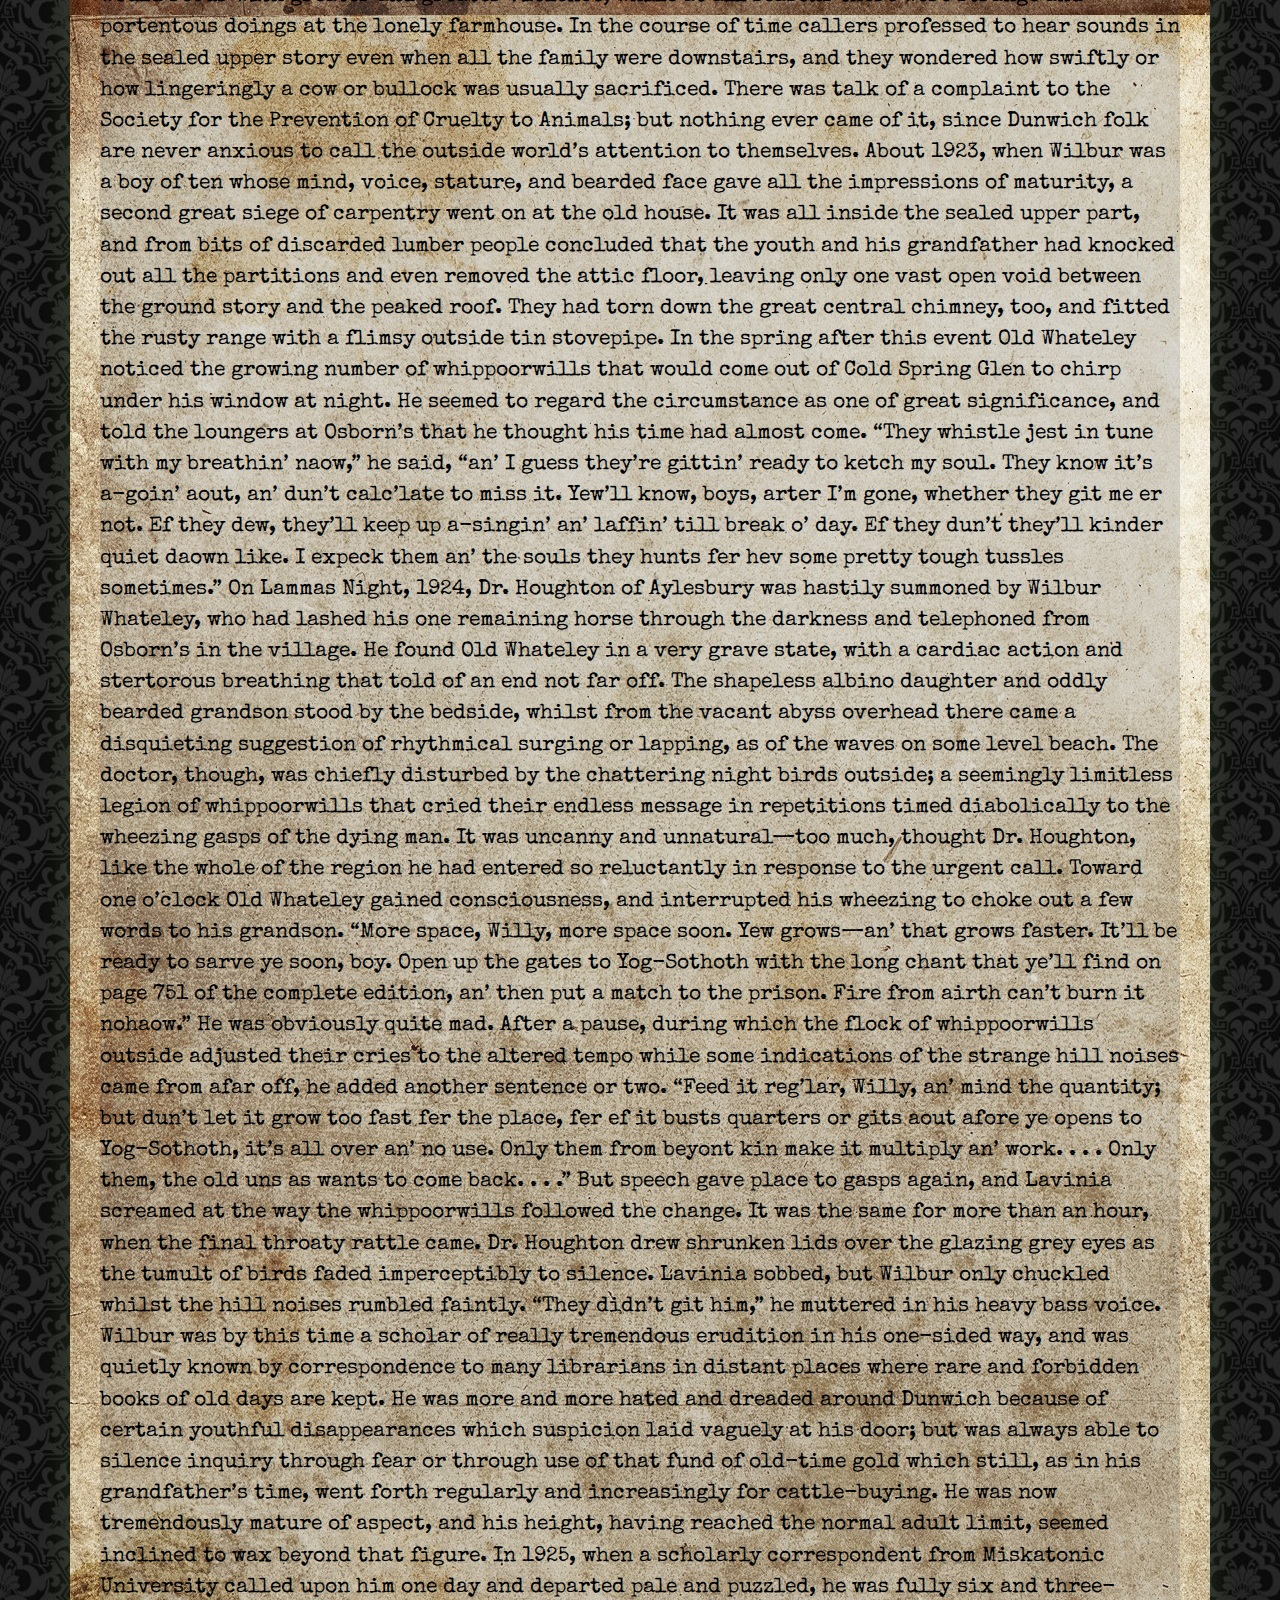
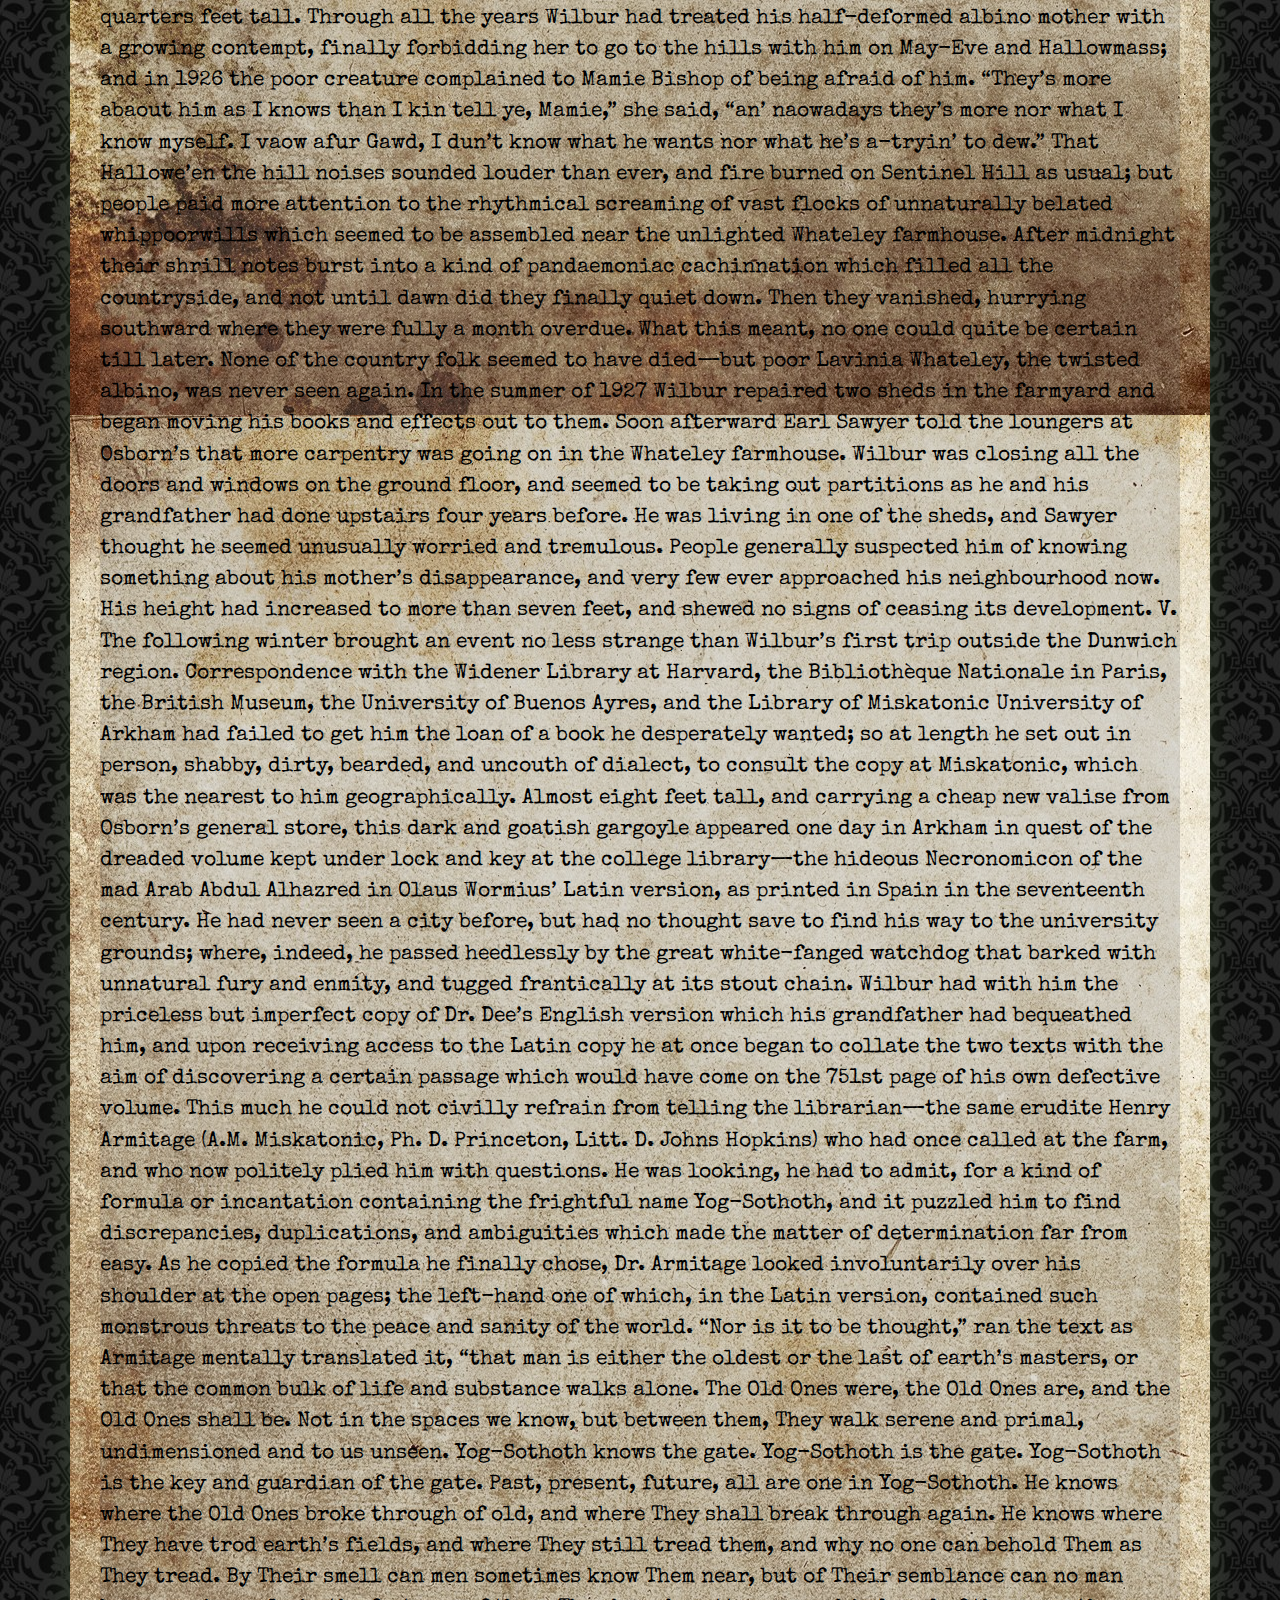
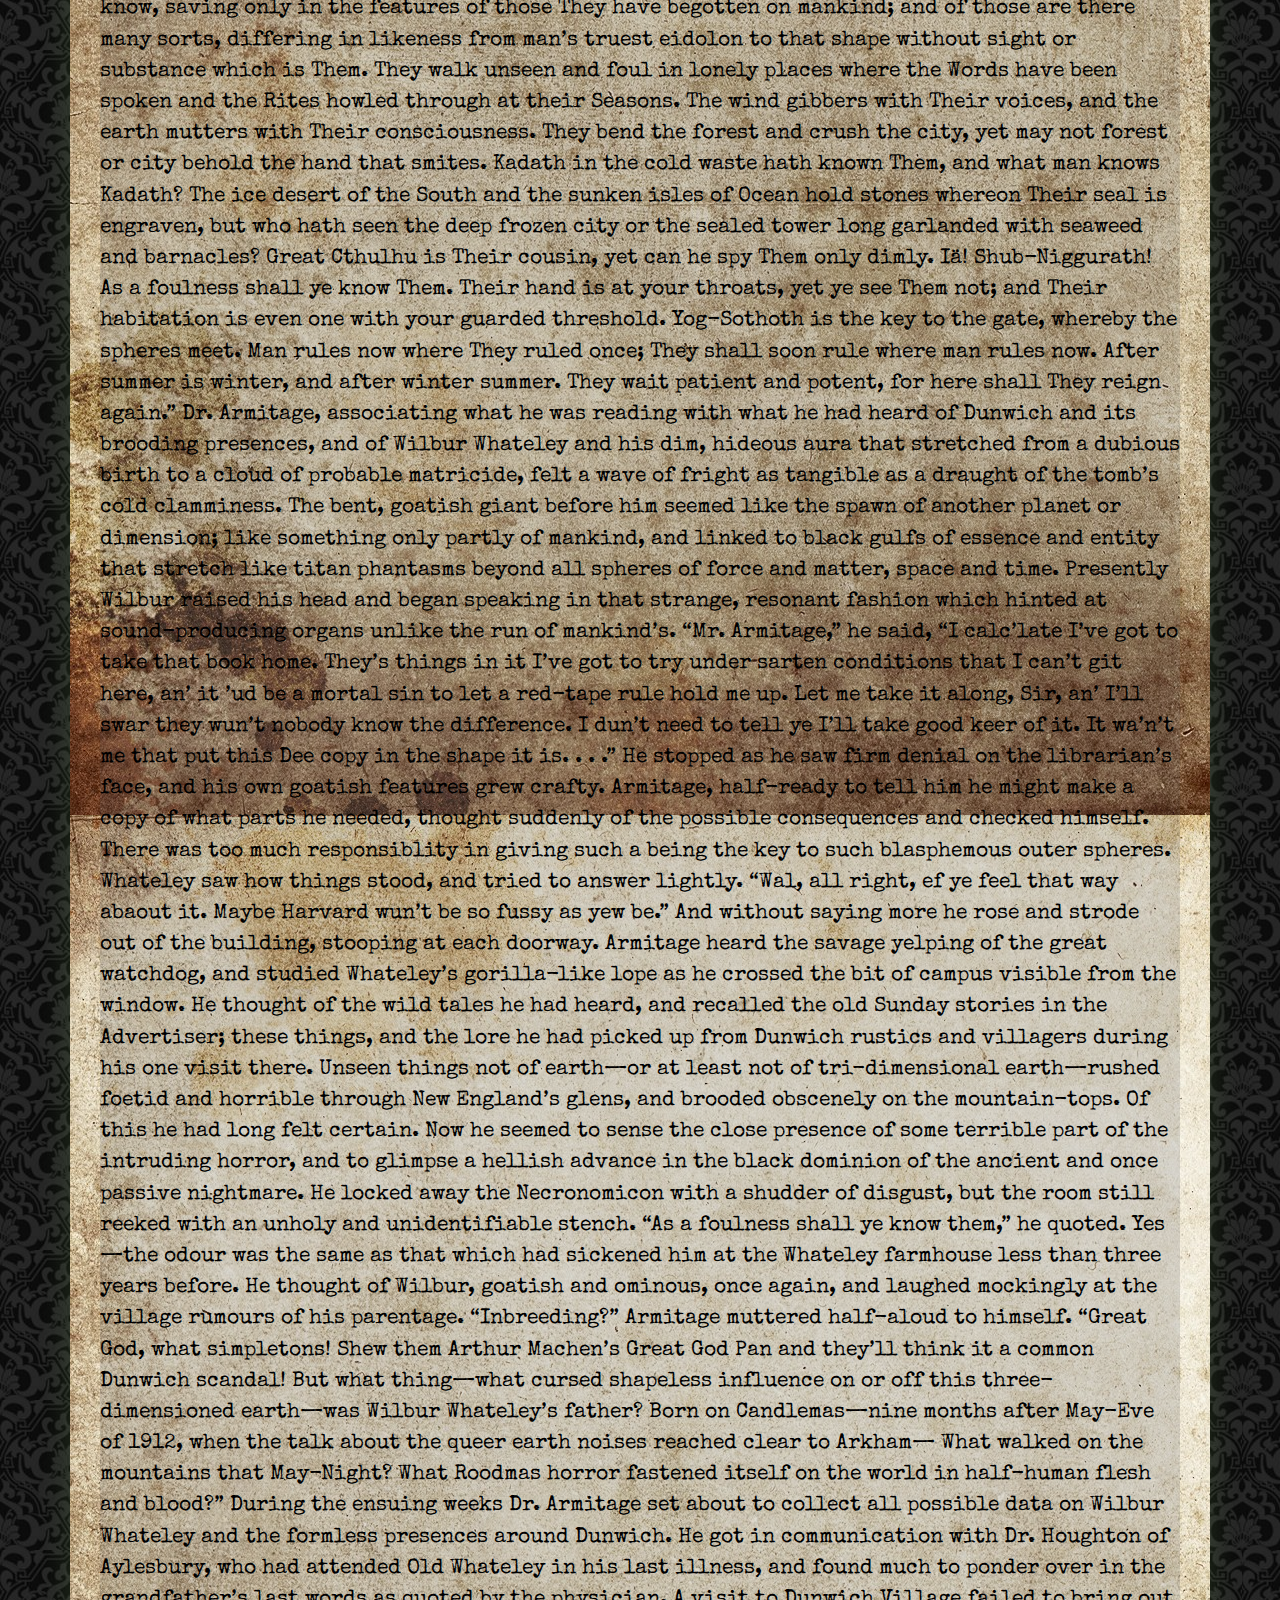
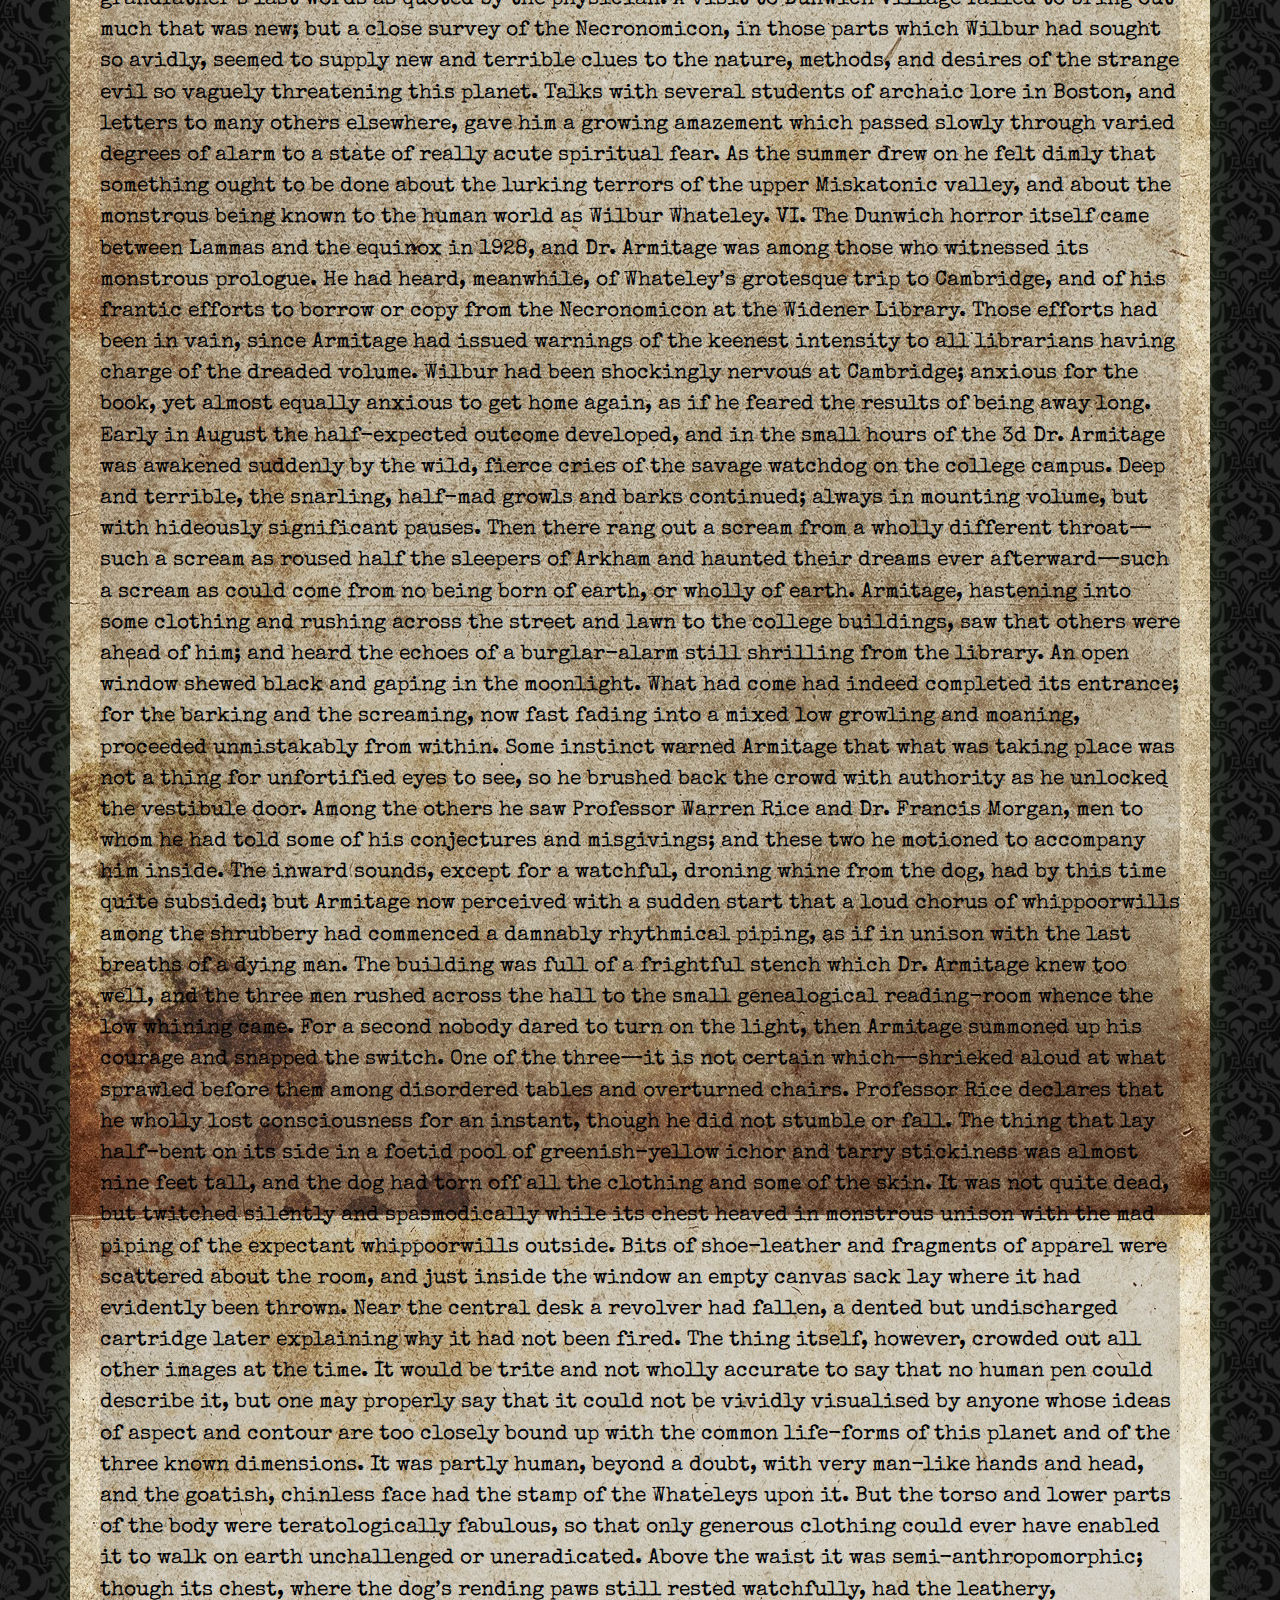
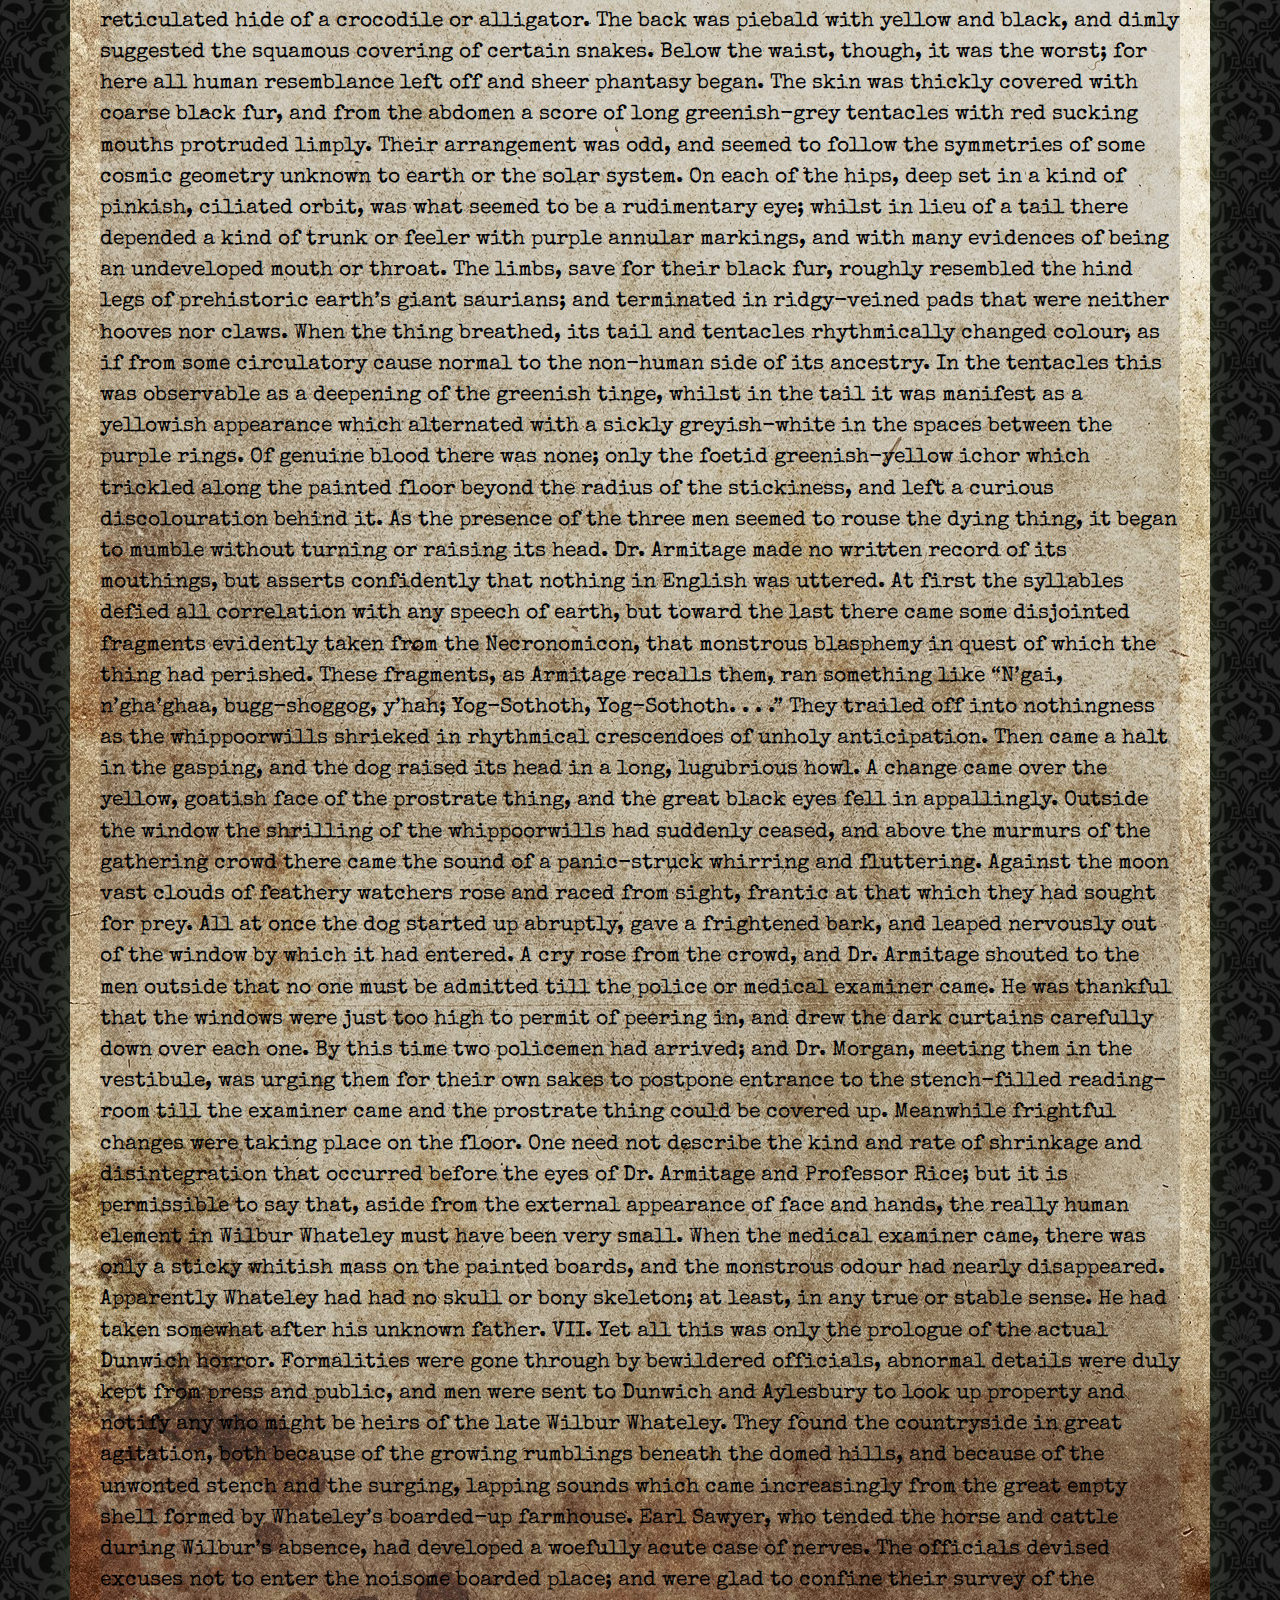
<file: story_the_dunwich_horror.html>
<!DOCTYPE html>
<html lang="en">
    <head>
        <meta charset="UTF-8">
        <meta name="viewport" content="width=device-width, initial-scale=1.0">
        <meta http-equiv="X-UA-Compatible" content="ie=edge">
        <link rel="stylesheet" href="https://stackpath.bootstrapcdn.com/bootstrap/4.4.1/css/bootstrap.min.css" integrity="sha384-Vkoo8x4CGsO3+Hhxv8T/Q5PaXtkKtu6ug5TOeNV6gBiFeWPGFN9MuhOf23Q9Ifjh" crossorigin="anonymous">
        <link rel="stylesheet" href="css/story-style.css">
        <title>Placid Island</title>
    </head>
    <body>
    <section class="story-body">
    <section class="container main-block">
        <header class="container">
<nav class="navbar navbar-expand-md navbar-light" >
  <a class="logo" href="index.html" id="links-color">Placid Island</a>
  <button class="navbar-toggler" type="button" data-toggle="collapse" data-target="#navbarPlacidIsland" aria-controls="navbarPlacidIsland" aria-expanded="false" aria-label="Toggle navigation">
    <span class="navbar-toggler-icon"></span>
  </button>

  <div class="collapse navbar-collapse" id="navbarPlacidIsland">
    <ul class="navbar-nav mr-auto justify-content-center">
      <li class="nav-item active">
        <a class="nav-link" href="index.html" id="links-color">Home <span class="sr-only">(current)</span></a>
      </li>
      <li class="nav-item">
        <a class="nav-link" href="pantheon.html" id="links-color">Pantheon</a>
      </li>
      <li class="nav-item dropdown">
        <a class="nav-link dropdown-toggle" href="#" id="navbarDropdown" role="button" data-toggle="dropdown" aria-haspopup="true" aria-expanded="false" id="links-color">
            Stories
        </a>
        <div class="dropdown-menu" aria-labelledby="navbarDropdown">
          <a class="dropdown-item" href="story_dagon.html" id="links-color">Dagon</a>
          <a class="dropdown-item" href="story_temple.html" id="links-color">Temple</a>
          <a class="dropdown-item" href="story_the_dunwich_horror.html" id="links-color">The Dunwich Horror</a>
          <a class="dropdown-item" href="story_the_outsider.html" id="links-color">The Outsider</a>
        </div>
      </li>
    </ul>
  </div>
</nav>
        </header>
        <hr>
        <section class="container"> 
            <h2>
                The Dunwich Horror
            </h2>
            <p class="description_section">
                Little Island Between Black Seas of Infinity.
            </p>
            <hr>
        </section>
        <main class="container story-block container">
<p class="story-style">When a traveller in north central Massachusetts takes the wrong fork at the junction of the Aylesbury pike just beyond Dean’s Corners he comes upon a lonely and curious country. The ground gets higher, and the brier-bordered stone walls press closer and closer against the ruts of the dusty, curving road. The trees of the frequent forest belts seem too large, and the wild weeds, brambles, and grasses attain a luxuriance not often found in settled regions. At the same time the planted fields appear singularly few and barren; while the sparsely scattered houses wear a surprisingly uniform aspect of age, squalor, and dilapidation. Without knowing why, one hesitates to ask directions from the gnarled, solitary figures spied now and then on crumbling doorsteps or on the sloping, rock-strown meadows. Those figures are so silent and furtive that one feels somehow confronted by forbidden things, with which it would be better to have nothing to do. When a rise in the road brings the mountains in view above the deep woods, the feeling of strange uneasiness is increased. The summits are too rounded and symmetrical to give a sense of comfort and naturalness, and sometimes the sky silhouettes with especial clearness the queer circles of tall stone pillars with which most of them are crowned.
     Gorges and ravines of problematical depth intersect the way, and the crude wooden bridges always seem of dubious safety. When the road dips again there are stretches of marshland that one instinctively dislikes, and indeed almost fears at evening when unseen whippoorwills chatter and the fireflies come out in abnormal profusion to dance to the raucous, creepily insistent rhythms of stridently piping bull-frogs. The thin, shining line of the Miskatonic’s upper reaches has an oddly serpent-like suggestion as it winds close to the feet of the domed hills among which it rises.
     As the hills draw nearer, one heeds their wooded sides more than their stone-crowned tops. Those sides loom up so darkly and precipitously that one wishes they would keep their distance, but there is no road by which to escape them. Across a covered bridge one sees a small village huddled between the stream and the vertical slope of Round Mountain, and wonders at the cluster of rotting gambrel roofs bespeaking an earlier architectural period than that of the neighbouring region. It is not reassuring to see, on a closer glance, that most of the houses are deserted and falling to ruin, and that the broken-steepled church now harbours the one slovenly mercantile establishment of the hamlet. One dreads to trust the tenebrous tunnel of the bridge, yet there is no way to avoid it. Once across, it is hard to prevent the impression of a faint, malign odour about the village street, as of the massed mould and decay of centuries. It is always a relief to get clear of the place, and to follow the narrow road around the base of the hills and across the level country beyond till it rejoins the Aylesbury pike. Afterward one sometimes learns that one has been through Dunwich.
     Outsiders visit Dunwich as seldom as possible, and since a certain season of horror all the signboards pointing toward it have been taken down. The scenery, judged by any ordinary aesthetic canon, is more than commonly beautiful; yet there is no influx of artists or summer tourists. Two centuries ago, when talk of witch-blood, Satan-worship, and strange forest presences was not laughed at, it was the custom to give reasons for avoiding the locality. In our sensible age—since the Dunwich horror of 1928 was hushed up by those who had the town’s and the world’s welfare at heart—people shun it without knowing exactly why. Perhaps one reason—though it cannot apply to uninformed strangers—is that the natives are now repellently decadent, having gone far along that path of retrogression so common in many New England backwaters. They have come to form a race by themselves, with the well-defined mental and physical stigmata of degeneracy and inbreeding. The average of their intelligence is woefully low, whilst their annals reek of overt viciousness and of half-hidden murders, incests, and deeds of almost unnamable violence and perversity. The old gentry, representing the two or three armigerous families which came from Salem in 1692, have kept somewhat above the general level of decay; though many branches are sunk into the sordid populace so deeply that only their names remain as a key to the origin they disgrace. Some of the Whateleys and Bishops still send their eldest sons to Harvard and Miskatonic, though those sons seldom return to the mouldering gambrel roofs under which they and their ancestors were born.
     No one, even those who have the facts concerning the recent horror, can say just what is the matter with Dunwich; though old legends speak of unhallowed rites and conclaves of the Indians, amidst which they called forbidden shapes of shadow out of the great rounded hills, and made wild orgiastic prayers that were answered by loud crackings and rumblings from the ground below. In 1747 the Reverend Abijah Hoadley, newly come to the Congregational Church at Dunwich Village, preached a memorable sermon on the close presence of Satan and his imps; in which he said:
     “It must be allow’d, that these Blasphemies of an infernall Train of Daemons are Matters of too common Knowledge to be deny’d; the cursed Voices of Azazel and Buzrael, of Beelzebub and Belial, being heard now from under Ground by above a Score of credible Witnesses now living. I my self did not more than a Fortnight ago catch a very plain Discourse of evill Powers in the Hill behind my House; wherein there were a Rattling and Rolling, Groaning, Screeching, and Hissing, such as no Things of this Earth cou’d raise up, and which must needs have come from those Caves that only black Magick can discover, and only the Divell unlock.”
     Mr. Hoadley disappeared soon after delivering this sermon; but the text, printed in Springfield, is still extant. Noises in the hills continued to be reported from year to year, and still form a puzzle to geologists and physiographers.
     Other traditions tell of foul odours near the hill-crowning circles of stone pillars, and of rushing airy presences to be heard faintly at certain hours from stated points at the bottom of the great ravines; while still others try to explain the Devil’s Hop Yard—a bleak, blasted hillside where no tree, shrub, or grass-blade will grow. Then too, the natives are mortally afraid of the numerous whippoorwills which grow vocal on warm nights. It is vowed that the birds are psychopomps lying in wait for the souls of the dying, and that they time their eerie cries in unison with the sufferer’s struggling breath. If they can catch the fleeing soul when it leaves the body, they instantly flutter away chittering in daemoniac laughter; but if they fail, they subside gradually into a disappointed silence.
     These tales, of course, are obsolete and ridiculous; because they come down from very old times. Dunwich is indeed ridiculously old—older by far than any of the communities within thirty miles of it. South of the village one may still spy the cellar walls and chimney of the ancient Bishop house, which was built before 1700; whilst the ruins of the mill at the falls, built in 1806, form the most modern piece of architecture to be seen. Industry did not flourish here, and the nineteenth-century factory movement proved short-lived. Oldest of all are the great rings of rough-hewn stone columns on the hill-tops, but these are more generally attributed to the Indians than to the settlers. Deposits of skulls and bones, found within these circles and around the sizeable table-like rock on Sentinel Hill, sustain the popular belief that such spots were once the burial-places of the Pocumtucks; even though many ethnologists, disregarding the absurd improbability of such a theory, persist in believing the remains Caucasian.

II.

It was in the township of Dunwich, in a large and partly inhabited farmhouse set against a hillside four miles from the village and a mile and a half from any other dwelling, that Wilbur Whateley was born at 5 A.M. on Sunday, the second of February, 1913. This date was recalled because it was Candlemas, which people in Dunwich curiously observe under another name; and because the noises in the hills had sounded, and all the dogs of the countryside had barked persistently, throughout the night before. Less worthy of notice was the fact that the mother was one of the decadent Whateleys, a somewhat deformed, unattractive albino woman of thirty-five, living with an aged and half-insane father about whom the most frightful tales of wizardry had been whispered in his youth. Lavinia Whateley had no known husband, but according to the custom of the region made no attempt to disavow the child; concerning the other side of whose ancestry the country folk might—and did—speculate as widely as they chose. On the contrary, she seemed strangely proud of the dark, goatish-looking infant who formed such a contrast to her own sickly and pink-eyed albinism, and was heard to mutter many curious prophecies about its unusual powers and tremendous future.
     Lavinia was one who would be apt to mutter such things, for she was a lone creature given to wandering amidst thunderstorms in the hills and trying to read the great odorous books which her father had inherited through two centuries of Whateleys, and which were fast falling to pieces with age and worm-holes. She had never been to school, but was filled with disjointed scraps of ancient lore that Old Whateley had taught her. The remote farmhouse had always been feared because of Old Whateley’s reputation for black magic, and the unexplained death by violence of Mrs. Whateley when Lavinia was twelve years old had not helped to make the place popular. Isolated among strange influences, Lavinia was fond of wild and grandiose day-dreams and singular occupations; nor was her leisure much taken up by household cares in a home from which all standards of order and cleanliness had long since disappeared.
     There was a hideous screaming which echoed above even the hill noises and the dogs’ barking on the night Wilbur was born, but no known doctor or midwife presided at his coming. Neighbours knew nothing of him till a week afterward, when Old Whateley drove his sleigh through the snow into Dunwich Village and discoursed incoherently to the group of loungers at Osborn’s general store. There seemed to be a change in the old man—an added element of furtiveness in the clouded brain which subtly transformed him from an object to a subject of fear—though he was not one to be perturbed by any common family event. Amidst it all he shewed some trace of the pride later noticed in his daughter, and what he said of the child’s paternity was remembered by many of his hearers years afterward.
     “I dun’t keer what folks think—ef Lavinny’s boy looked like his pa, he wouldn’t look like nothin’ ye expeck. Ye needn’t think the only folks is the folks hereabaouts. Lavinny’s read some, an’ has seed some things the most o’ ye only tell abaout. I calc’late her man is as good a husban’ as ye kin find this side of Aylesbury; an’ ef ye knowed as much abaout the hills as I dew, ye wouldn’t ast no better church weddin’ nor her’n. Let me tell ye suthin’—some day yew folks’ll hear a child o’ Lavinny’s a-callin’ its father’s name on the top o’ Sentinel Hill!”
     The only persons who saw Wilbur during the first month of his life were old Zechariah Whateley, of the undecayed Whateleys, and Earl Sawyer’s common-law wife, Mamie Bishop. Mamie’s visit was frankly one of curiosity, and her subsequent tales did justice to her observations; but Zechariah came to lead a pair of Alderney cows which Old Whateley had bought of his son Curtis. This marked the beginning of a course of cattle-buying on the part of small Wilbur’s family which ended only in 1928, when the Dunwich horror came and went; yet at no time did the ramshackle Whateley barn seem overcrowded with livestock. There came a period when people were curious enough to steal up and count the herd that grazed precariously on the steep hillside above the old farmhouse, and they could never find more than ten or twelve anaemic, bloodless-looking specimens. Evidently some blight or distemper, perhaps sprung from the unwholesome pasturage or the diseased fungi and timbers of the filthy barn, caused a heavy mortality amongst the Whateley animals. Odd wounds or sores, having something of the aspect of incisions, seemed to afflict the visible cattle; and once or twice during the earlier months certain callers fancied they could discern similar sores about the throats of the grey, unshaven old man and his slatternly, crinkly-haired albino daughter.
     In the spring after Wilbur’s birth Lavinia resumed her customary rambles in the hills, bearing in her misproportioned arms the swarthy child. Public interest in the Whateleys subsided after most of the country folk had seen the baby, and no one bothered to comment on the swift development which that newcomer seemed every day to exhibit. Wilbur’s growth was indeed phenomenal, for within three months of his birth he had attained a size and muscular power not usually found in infants under a full year of age. His motions and even his vocal sounds shewed a restraint and deliberateness highly peculiar in an infant, and no one was really unprepared when, at seven months, he began to walk unassisted, with falterings which another month was sufficient to remove.
     It was somewhat after this time—on Hallowe’en—that a great blaze was seen at midnight on the top of Sentinel Hill where the old table-like stone stands amidst its tumulus of ancient bones. Considerable talk was started when Silas Bishop—of the undecayed Bishops—mentioned having seen the boy running sturdily up that hill ahead of his mother about an hour before the blaze was remarked. Silas was rounding up a stray heifer, but he nearly forgot his mission when he fleetingly spied the two figures in the dim light of his lantern. They darted almost noiselessly through the underbrush, and the astonished watcher seemed to think they were entirely unclothed. Afterward he could not be sure about the boy, who may have had some kind of a fringed belt and a pair of dark trunks or trousers on. Wilbur was never subsequently seen alive and conscious without complete and tightly buttoned attire, the disarrangement or threatened disarrangement of which always seemed to fill him with anger and alarm. His contrast with his squalid mother and grandfather in this respect was thought very notable until the horror of 1928 suggested the most valid of reasons.
     The next January gossips were mildly interested in the fact that “Lavinny’s black brat” had commenced to talk, and at the age of only eleven months. His speech was somewhat remarkable both because of its difference from the ordinary accents of the region, and because it displayed a freedom from infantile lisping of which many children of three or four might well be proud. The boy was not talkative, yet when he spoke he seemed to reflect some elusive element wholly unpossessed by Dunwich and its denizens. The strangeness did not reside in what he said, or even in the simple idioms he used; but seemed vaguely linked with his intonation or with the internal organs that produced the spoken sounds. His facial aspect, too, was remarkable for its maturity; for though he shared his mother’s and grandfather’s chinlessness, his firm and precociously shaped nose united with the expression of his large, dark, almost Latin eyes to give him an air of quasi-adulthood and well-nigh preternatural intelligence. He was, however, exceedingly ugly despite his appearance of brilliancy; there being something almost goatish or animalistic about his thick lips, large-pored, yellowish skin, coarse crinkly hair, and oddly elongated ears. He was soon disliked even more decidedly than his mother and grandsire, and all conjectures about him were spiced with references to the bygone magic of Old Whateley, and how the hills once shook when he shrieked the dreadful name of Yog-Sothoth in the midst of a circle of stones with a great book open in his arms before him. Dogs abhorred the boy, and he was always obliged to take various defensive measures against their barking menace.

III.

Meanwhile Old Whateley continued to buy cattle without measurably increasing the size of his herd. He also cut timber and began to repair the unused parts of his house—a spacious, peaked-roofed affair whose rear end was buried entirely in the rocky hillside, and whose three least-ruined ground-floor rooms had always been sufficient for himself and his daughter. There must have been prodigious reserves of strength in the old man to enable him to accomplish so much hard labour; and though he still babbled dementedly at times, his carpentry seemed to shew the effects of sound calculation. It had already begun as soon as Wilbur was born, when one of the many tool-sheds had been put suddenly in order, clapboarded, and fitted with a stout fresh lock. Now, in restoring the abandoned upper story of the house, he was a no less thorough craftsman. His mania shewed itself only in his tight boarding-up of all the windows in the reclaimed section—though many declared that it was a crazy thing to bother with the reclamation at all. Less inexplicable was his fitting up of another downstairs room for his new grandson—a room which several callers saw, though no one was ever admitted to the closely boarded upper story. This chamber he lined with tall, firm shelving; along which he began gradually to arrange, in apparently careful order, all the rotting ancient books and parts of books which during his own day had been heaped promiscuously in odd corners of the various rooms.
     “I made some use of ’em,” he would say as he tried to mend a torn black-letter page with paste prepared on the rusty kitchen stove, “but the boy’s fitten to make better use of ’em. He’d orter hev ’em as well sot as he kin, for they’re goin’ to be all of his larnin’.”
     When Wilbur was a year and seven months old—in September of 1914—his size and accomplishments were almost alarming. He had grown as large as a child of four, and was a fluent and incredibly intelligent talker. He ran freely about the fields and hills, and accompanied his mother on all her wanderings. At home he would pore diligently over the queer pictures and charts in his grandfather’s books, while Old Whateley would instruct and catechise him through long, hushed afternoons. By this time the restoration of the house was finished, and those who watched it wondered why one of the upper windows had been made into a solid plank door. It was a window in the rear of the east gable end, close against the hill; and no one could imagine why a cleated wooden runway was built up to it from the ground. About the period of this work’s completion people noticed that the old tool-house, tightly locked and windowlessly clapboarded since Wilbur’s birth, had been abandoned again. The door swung listlessly open, and when Earl Sawyer once stepped within after a cattle-selling call on Old Whateley he was quite discomposed by the singular odour he encountered—such a stench, he averred, as he had never before smelt in all his life except near the Indian circles on the hills, and which could not come from anything sane or of this earth. But then, the homes and sheds of Dunwich folk have never been remarkable for olfactory immaculateness.
     The following months were void of visible events, save that everyone swore to a slow but steady increase in the mysterious hill noises. On May-Eve of 1915 there were tremors which even the Aylesbury people felt, whilst the following Hallowe’en produced an underground rumbling queerly synchronised with bursts of flame—“them witch Whateleys’ doin’s”—from the summit of Sentinel Hill. Wilbur was growing up uncannily, so that he looked like a boy of ten as he entered his fourth year. He read avidly by himself now; but talked much less than formerly. A settled taciturnity was absorbing him, and for the first time people began to speak specifically of the dawning look of evil in his goatish face. He would sometimes mutter an unfamiliar jargon, and chant in bizarre rhythms which chilled the listener with a sense of unexplainable terror. The aversion displayed toward him by dogs had now become a matter of wide remark, and he was obliged to carry a pistol in order to traverse the countryside in safety. His occasional use of the weapon did not enhance his popularity amongst the owners of canine guardians.
     The few callers at the house would often find Lavinia alone on the ground floor, while odd cries and footsteps resounded in the boarded-up second story. She would never tell what her father and the boy were doing up there, though once she turned pale and displayed an abnormal degree of fear when a jocose fish-peddler tried the locked door leading to the stairway. That peddler told the store loungers at Dunwich Village that he thought he heard a horse stamping on that floor above. The loungers reflected, thinking of the door and runway, and of the cattle that so swiftly disappeared. Then they shuddered as they recalled tales of Old Whateley’s youth, and of the strange things that are called out of the earth when a bullock is sacrificed at the proper time to certain heathen gods. It had for some time been noticed that dogs had begun to hate and fear the whole Whateley place as violently as they hated and feared young Wilbur personally.
     In 1917 the war came, and Squire Sawyer Whateley, as chairman of the local draft board, had hard work finding a quota of young Dunwich men fit even to be sent to a development camp. The government, alarmed at such signs of wholesale regional decadence, sent several officers and medical experts to investigate; conducting a survey which New England newspaper readers may still recall. It was the publicity attending this investigation which set reporters on the track of the Whateleys, and caused the Boston Globe and Arkham Advertiser to print flamboyant Sunday stories of young Wilbur’s precociousness, Old Whateley’s black magic, the shelves of strange books, the sealed second story of the ancient farmhouse, and the weirdness of the whole region and its hill noises. Wilbur was four and a half then, and looked like a lad of fifteen. His lips and cheeks were fuzzy with a coarse dark down, and his voice had begun to break.
     Earl Sawyer went out to the Whateley place with both sets of reporters and camera men, and called their attention to the queer stench which now seemed to trickle down from the sealed upper spaces. It was, he said, exactly like a smell he had found in the tool-shed abandoned when the house was finally repaired; and like the faint odours which he sometimes thought he caught near the stone circles on the mountains. Dunwich folk read the stories when they appeared, and grinned over the obvious mistakes. They wondered, too, why the writers made so much of the fact that Old Whateley always paid for his cattle in gold pieces of extremely ancient date. The Whateleys had received their visitors with ill-concealed distaste, though they did not dare court further publicity by a violent resistance or refusal to talk.

IV.

For a decade the annals of the Whateleys sink indistinguishably into the general life of a morbid community used to their queer ways and hardened to their May-Eve and All-Hallows orgies. Twice a year they would light fires on the top of Sentinel Hill, at which times the mountain rumblings would recur with greater and greater violence; while at all seasons there were strange and portentous doings at the lonely farmhouse. In the course of time callers professed to hear sounds in the sealed upper story even when all the family were downstairs, and they wondered how swiftly or how lingeringly a cow or bullock was usually sacrificed. There was talk of a complaint to the Society for the Prevention of Cruelty to Animals; but nothing ever came of it, since Dunwich folk are never anxious to call the outside world’s attention to themselves.
     About 1923, when Wilbur was a boy of ten whose mind, voice, stature, and bearded face gave all the impressions of maturity, a second great siege of carpentry went on at the old house. It was all inside the sealed upper part, and from bits of discarded lumber people concluded that the youth and his grandfather had knocked out all the partitions and even removed the attic floor, leaving only one vast open void between the ground story and the peaked roof. They had torn down the great central chimney, too, and fitted the rusty range with a flimsy outside tin stovepipe.
     In the spring after this event Old Whateley noticed the growing number of whippoorwills that would come out of Cold Spring Glen to chirp under his window at night. He seemed to regard the circumstance as one of great significance, and told the loungers at Osborn’s that he thought his time had almost come.
     “They whistle jest in tune with my breathin’ naow,” he said, “an’ I guess they’re gittin’ ready to ketch my soul. They know it’s a-goin’ aout, an’ dun’t calc’late to miss it. Yew’ll know, boys, arter I’m gone, whether they git me er not. Ef they dew, they’ll keep up a-singin’ an’ laffin’ till break o’ day. Ef they dun’t they’ll kinder quiet daown like. I expeck them an’ the souls they hunts fer hev some pretty tough tussles sometimes.”
     On Lammas Night, 1924, Dr. Houghton of Aylesbury was hastily summoned by Wilbur Whateley, who had lashed his one remaining horse through the darkness and telephoned from Osborn’s in the village. He found Old Whateley in a very grave state, with a cardiac action and stertorous breathing that told of an end not far off. The shapeless albino daughter and oddly bearded grandson stood by the bedside, whilst from the vacant abyss overhead there came a disquieting suggestion of rhythmical surging or lapping, as of the waves on some level beach. The doctor, though, was chiefly disturbed by the chattering night birds outside; a seemingly limitless legion of whippoorwills that cried their endless message in repetitions timed diabolically to the wheezing gasps of the dying man. It was uncanny and unnatural—too much, thought Dr. Houghton, like the whole of the region he had entered so reluctantly in response to the urgent call.
     Toward one o’clock Old Whateley gained consciousness, and interrupted his wheezing to choke out a few words to his grandson.
     “More space, Willy, more space soon. Yew grows—an’ that grows faster. It’ll be ready to sarve ye soon, boy. Open up the gates to Yog-Sothoth with the long chant that ye’ll find on page 751 of the complete edition, an’ then put a match to the prison. Fire from airth can’t burn it nohaow.”
     He was obviously quite mad. After a pause, during which the flock of whippoorwills outside adjusted their cries to the altered tempo while some indications of the strange hill noises came from afar off, he added another sentence or two.
     “Feed it reg’lar, Willy, an’ mind the quantity; but dun’t let it grow too fast fer the place, fer ef it busts quarters or gits aout afore ye opens to Yog-Sothoth, it’s all over an’ no use. Only them from beyont kin make it multiply an’ work. . . . Only them, the old uns as wants to come back. . . .”
     But speech gave place to gasps again, and Lavinia screamed at the way the whippoorwills followed the change. It was the same for more than an hour, when the final throaty rattle came. Dr. Houghton drew shrunken lids over the glazing grey eyes as the tumult of birds faded imperceptibly to silence. Lavinia sobbed, but Wilbur only chuckled whilst the hill noises rumbled faintly.
     “They didn’t git him,” he muttered in his heavy bass voice.
     Wilbur was by this time a scholar of really tremendous erudition in his one-sided way, and was quietly known by correspondence to many librarians in distant places where rare and forbidden books of old days are kept. He was more and more hated and dreaded around Dunwich because of certain youthful disappearances which suspicion laid vaguely at his door; but was always able to silence inquiry through fear or through use of that fund of old-time gold which still, as in his grandfather’s time, went forth regularly and increasingly for cattle-buying. He was now tremendously mature of aspect, and his height, having reached the normal adult limit, seemed inclined to wax beyond that figure. In 1925, when a scholarly correspondent from Miskatonic University called upon him one day and departed pale and puzzled, he was fully six and three-quarters feet tall.
     Through all the years Wilbur had treated his half-deformed albino mother with a growing contempt, finally forbidding her to go to the hills with him on May-Eve and Hallowmass; and in 1926 the poor creature complained to Mamie Bishop of being afraid of him.
     “They’s more abaout him as I knows than I kin tell ye, Mamie,” she said, “an’ naowadays they’s more nor what I know myself. I vaow afur Gawd, I dun’t know what he wants nor what he’s a-tryin’ to dew.”
     That Hallowe’en the hill noises sounded louder than ever, and fire burned on Sentinel Hill as usual; but people paid more attention to the rhythmical screaming of vast flocks of unnaturally belated whippoorwills which seemed to be assembled near the unlighted Whateley farmhouse. After midnight their shrill notes burst into a kind of pandaemoniac cachinnation which filled all the countryside, and not until dawn did they finally quiet down. Then they vanished, hurrying southward where they were fully a month overdue. What this meant, no one could quite be certain till later. None of the country folk seemed to have died—but poor Lavinia Whateley, the twisted albino, was never seen again.
     In the summer of 1927 Wilbur repaired two sheds in the farmyard and began moving his books and effects out to them. Soon afterward Earl Sawyer told the loungers at Osborn’s that more carpentry was going on in the Whateley farmhouse. Wilbur was closing all the doors and windows on the ground floor, and seemed to be taking out partitions as he and his grandfather had done upstairs four years before. He was living in one of the sheds, and Sawyer thought he seemed unusually worried and tremulous. People generally suspected him of knowing something about his mother’s disappearance, and very few ever approached his neighbourhood now. His height had increased to more than seven feet, and shewed no signs of ceasing its development.

V.

The following winter brought an event no less strange than Wilbur’s first trip outside the Dunwich region. Correspondence with the Widener Library at Harvard, the Bibliothèque Nationale in Paris, the British Museum, the University of Buenos Ayres, and the Library of Miskatonic University of Arkham had failed to get him the loan of a book he desperately wanted; so at length he set out in person, shabby, dirty, bearded, and uncouth of dialect, to consult the copy at Miskatonic, which was the nearest to him geographically. Almost eight feet tall, and carrying a cheap new valise from Osborn’s general store, this dark and goatish gargoyle appeared one day in Arkham in quest of the dreaded volume kept under lock and key at the college library—the hideous Necronomicon of the mad Arab Abdul Alhazred in Olaus Wormius’ Latin version, as printed in Spain in the seventeenth century. He had never seen a city before, but had no thought save to find his way to the university grounds; where, indeed, he passed heedlessly by the great white-fanged watchdog that barked with unnatural fury and enmity, and tugged frantically at its stout chain.
     Wilbur had with him the priceless but imperfect copy of Dr. Dee’s English version which his grandfather had bequeathed him, and upon receiving access to the Latin copy he at once began to collate the two texts with the aim of discovering a certain passage which would have come on the 751st page of his own defective volume. This much he could not civilly refrain from telling the librarian—the same erudite Henry Armitage (A.M. Miskatonic, Ph. D. Princeton, Litt. D. Johns Hopkins) who had once called at the farm, and who now politely plied him with questions. He was looking, he had to admit, for a kind of formula or incantation containing the frightful name Yog-Sothoth, and it puzzled him to find discrepancies, duplications, and ambiguities which made the matter of determination far from easy. As he copied the formula he finally chose, Dr. Armitage looked involuntarily over his shoulder at the open pages; the left-hand one of which, in the Latin version, contained such monstrous threats to the peace and sanity of the world.
     “Nor is it to be thought,” ran the text as Armitage mentally translated it, “that man is either the oldest or the last of earth’s masters, or that the common bulk of life and substance walks alone. The Old Ones were, the Old Ones are, and the Old Ones shall be. Not in the spaces we know, but between them, They walk serene and primal, undimensioned and to us unseen. Yog-Sothoth knows the gate. Yog-Sothoth is the gate. Yog-Sothoth is the key and guardian of the gate. Past, present, future, all are one in Yog-Sothoth. He knows where the Old Ones broke through of old, and where They shall break through again. He knows where They have trod earth’s fields, and where They still tread them, and why no one can behold Them as They tread. By Their smell can men sometimes know Them near, but of Their semblance can no man know, saving only in the features of those They have begotten on mankind; and of those are there many sorts, differing in likeness from man’s truest eidolon to that shape without sight or substance which is Them. They walk unseen and foul in lonely places where the Words have been spoken and the Rites howled through at their Seasons. The wind gibbers with Their voices, and the earth mutters with Their consciousness. They bend the forest and crush the city, yet may not forest or city behold the hand that smites. Kadath in the cold waste hath known Them, and what man knows Kadath? The ice desert of the South and the sunken isles of Ocean hold stones whereon Their seal is engraven, but who hath seen the deep frozen city or the sealed tower long garlanded with seaweed and barnacles? Great Cthulhu is Their cousin, yet can he spy Them only dimly. Iä! Shub-Niggurath! As a foulness shall ye know Them. Their hand is at your throats, yet ye see Them not; and Their habitation is even one with your guarded threshold. Yog-Sothoth is the key to the gate, whereby the spheres meet. Man rules now where They ruled once; They shall soon rule where man rules now. After summer is winter, and after winter summer. They wait patient and potent, for here shall They reign again.”
     Dr. Armitage, associating what he was reading with what he had heard of Dunwich and its brooding presences, and of Wilbur Whateley and his dim, hideous aura that stretched from a dubious birth to a cloud of probable matricide, felt a wave of fright as tangible as a draught of the tomb’s cold clamminess. The bent, goatish giant before him seemed like the spawn of another planet or dimension; like something only partly of mankind, and linked to black gulfs of essence and entity that stretch like titan phantasms beyond all spheres of force and matter, space and time. Presently Wilbur raised his head and began speaking in that strange, resonant fashion which hinted at sound-producing organs unlike the run of mankind’s.
     “Mr. Armitage,” he said, “I calc’late I’ve got to take that book home. They’s things in it I’ve got to try under sarten conditions that I can’t git here, an’ it ’ud be a mortal sin to let a red-tape rule hold me up. Let me take it along, Sir, an’ I’ll swar they wun’t nobody know the difference. I dun’t need to tell ye I’ll take good keer of it. It wa’n’t me that put this Dee copy in the shape it is. . . .”
     He stopped as he saw firm denial on the librarian’s face, and his own goatish features grew crafty. Armitage, half-ready to tell him he might make a copy of what parts he needed, thought suddenly of the possible consequences and checked himself. There was too much responsiblity in giving such a being the key to such blasphemous outer spheres. Whateley saw how things stood, and tried to answer lightly.
     “Wal, all right, ef ye feel that way abaout it. Maybe Harvard wun’t be so fussy as yew be.” And without saying more he rose and strode out of the building, stooping at each doorway.
     Armitage heard the savage yelping of the great watchdog, and studied Whateley’s gorilla-like lope as he crossed the bit of campus visible from the window. He thought of the wild tales he had heard, and recalled the old Sunday stories in the Advertiser; these things, and the lore he had picked up from Dunwich rustics and villagers during his one visit there. Unseen things not of earth—or at least not of tri-dimensional earth—rushed foetid and horrible through New England’s glens, and brooded obscenely on the mountain-tops. Of this he had long felt certain. Now he seemed to sense the close presence of some terrible part of the intruding horror, and to glimpse a hellish advance in the black dominion of the ancient and once passive nightmare. He locked away the Necronomicon with a shudder of disgust, but the room still reeked with an unholy and unidentifiable stench. “As a foulness shall ye know them,” he quoted. Yes—the odour was the same as that which had sickened him at the Whateley farmhouse less than three years before. He thought of Wilbur, goatish and ominous, once again, and laughed mockingly at the village rumours of his parentage.
     “Inbreeding?” Armitage muttered half-aloud to himself. “Great God, what simpletons! Shew them Arthur Machen’s Great God Pan and they’ll think it a common Dunwich scandal! But what thing—what cursed shapeless influence on or off this three-dimensioned earth—was Wilbur Whateley’s father? Born on Candlemas—nine months after May-Eve of 1912, when the talk about the queer earth noises reached clear to Arkham— What walked on the mountains that May-Night? What Roodmas horror fastened itself on the world in half-human flesh and blood?”
     During the ensuing weeks Dr. Armitage set about to collect all possible data on Wilbur Whateley and the formless presences around Dunwich. He got in communication with Dr. Houghton of Aylesbury, who had attended Old Whateley in his last illness, and found much to ponder over in the grandfather’s last words as quoted by the physician. A visit to Dunwich Village failed to bring out much that was new; but a close survey of the Necronomicon, in those parts which Wilbur had sought so avidly, seemed to supply new and terrible clues to the nature, methods, and desires of the strange evil so vaguely threatening this planet. Talks with several students of archaic lore in Boston, and letters to many others elsewhere, gave him a growing amazement which passed slowly through varied degrees of alarm to a state of really acute spiritual fear. As the summer drew on he felt dimly that something ought to be done about the lurking terrors of the upper Miskatonic valley, and about the monstrous being known to the human world as Wilbur Whateley.

VI.

The Dunwich horror itself came between Lammas and the equinox in 1928, and Dr. Armitage was among those who witnessed its monstrous prologue. He had heard, meanwhile, of Whateley’s grotesque trip to Cambridge, and of his frantic efforts to borrow or copy from the Necronomicon at the Widener Library. Those efforts had been in vain, since Armitage had issued warnings of the keenest intensity to all librarians having charge of the dreaded volume. Wilbur had been shockingly nervous at Cambridge; anxious for the book, yet almost equally anxious to get home again, as if he feared the results of being away long.
     Early in August the half-expected outcome developed, and in the small hours of the 3d Dr. Armitage was awakened suddenly by the wild, fierce cries of the savage watchdog on the college campus. Deep and terrible, the snarling, half-mad growls and barks continued; always in mounting volume, but with hideously significant pauses. Then there rang out a scream from a wholly different throat—such a scream as roused half the sleepers of Arkham and haunted their dreams ever afterward—such a scream as could come from no being born of earth, or wholly of earth.
     Armitage, hastening into some clothing and rushing across the street and lawn to the college buildings, saw that others were ahead of him; and heard the echoes of a burglar-alarm still shrilling from the library. An open window shewed black and gaping in the moonlight. What had come had indeed completed its entrance; for the barking and the screaming, now fast fading into a mixed low growling and moaning, proceeded unmistakably from within. Some instinct warned Armitage that what was taking place was not a thing for unfortified eyes to see, so he brushed back the crowd with authority as he unlocked the vestibule door. Among the others he saw Professor Warren Rice and Dr. Francis Morgan, men to whom he had told some of his conjectures and misgivings; and these two he motioned to accompany him inside. The inward sounds, except for a watchful, droning whine from the dog, had by this time quite subsided; but Armitage now perceived with a sudden start that a loud chorus of whippoorwills among the shrubbery had commenced a damnably rhythmical piping, as if in unison with the last breaths of a dying man.
     The building was full of a frightful stench which Dr. Armitage knew too well, and the three men rushed across the hall to the small genealogical reading-room whence the low whining came. For a second nobody dared to turn on the light, then Armitage summoned up his courage and snapped the switch. One of the three—it is not certain which—shrieked aloud at what sprawled before them among disordered tables and overturned chairs. Professor Rice declares that he wholly lost consciousness for an instant, though he did not stumble or fall.
     The thing that lay half-bent on its side in a foetid pool of greenish-yellow ichor and tarry stickiness was almost nine feet tall, and the dog had torn off all the clothing and some of the skin. It was not quite dead, but twitched silently and spasmodically while its chest heaved in monstrous unison with the mad piping of the expectant whippoorwills outside. Bits of shoe-leather and fragments of apparel were scattered about the room, and just inside the window an empty canvas sack lay where it had evidently been thrown. Near the central desk a revolver had fallen, a dented but undischarged cartridge later explaining why it had not been fired. The thing itself, however, crowded out all other images at the time. It would be trite and not wholly accurate to say that no human pen could describe it, but one may properly say that it could not be vividly visualised by anyone whose ideas of aspect and contour are too closely bound up with the common life-forms of this planet and of the three known dimensions. It was partly human, beyond a doubt, with very man-like hands and head, and the goatish, chinless face had the stamp of the Whateleys upon it. But the torso and lower parts of the body were teratologically fabulous, so that only generous clothing could ever have enabled it to walk on earth unchallenged or uneradicated.
     Above the waist it was semi-anthropomorphic; though its chest, where the dog’s rending paws still rested watchfully, had the leathery, reticulated hide of a crocodile or alligator. The back was piebald with yellow and black, and dimly suggested the squamous covering of certain snakes. Below the waist, though, it was the worst; for here all human resemblance left off and sheer phantasy began. The skin was thickly covered with coarse black fur, and from the abdomen a score of long greenish-grey tentacles with red sucking mouths protruded limply. Their arrangement was odd, and seemed to follow the symmetries of some cosmic geometry unknown to earth or the solar system. On each of the hips, deep set in a kind of pinkish, ciliated orbit, was what seemed to be a rudimentary eye; whilst in lieu of a tail there depended a kind of trunk or feeler with purple annular markings, and with many evidences of being an undeveloped mouth or throat. The limbs, save for their black fur, roughly resembled the hind legs of prehistoric earth’s giant saurians; and terminated in ridgy-veined pads that were neither hooves nor claws. When the thing breathed, its tail and tentacles rhythmically changed colour, as if from some circulatory cause normal to the non-human side of its ancestry. In the tentacles this was observable as a deepening of the greenish tinge, whilst in the tail it was manifest as a yellowish appearance which alternated with a sickly greyish-white in the spaces between the purple rings. Of genuine blood there was none; only the foetid greenish-yellow ichor which trickled along the painted floor beyond the radius of the stickiness, and left a curious discolouration behind it.
     As the presence of the three men seemed to rouse the dying thing, it began to mumble without turning or raising its head. Dr. Armitage made no written record of its mouthings, but asserts confidently that nothing in English was uttered. At first the syllables defied all correlation with any speech of earth, but toward the last there came some disjointed fragments evidently taken from the Necronomicon, that monstrous blasphemy in quest of which the thing had perished. These fragments, as Armitage recalls them, ran something like “N’gai, n’gha’ghaa, bugg-shoggog, y’hah; Yog-Sothoth, Yog-Sothoth. . . .” They trailed off into nothingness as the whippoorwills shrieked in rhythmical crescendoes of unholy anticipation.
     Then came a halt in the gasping, and the dog raised its head in a long, lugubrious howl. A change came over the yellow, goatish face of the prostrate thing, and the great black eyes fell in appallingly. Outside the window the shrilling of the whippoorwills had suddenly ceased, and above the murmurs of the gathering crowd there came the sound of a panic-struck whirring and fluttering. Against the moon vast clouds of feathery watchers rose and raced from sight, frantic at that which they had sought for prey.
     All at once the dog started up abruptly, gave a frightened bark, and leaped nervously out of the window by which it had entered. A cry rose from the crowd, and Dr. Armitage shouted to the men outside that no one must be admitted till the police or medical examiner came. He was thankful that the windows were just too high to permit of peering in, and drew the dark curtains carefully down over each one. By this time two policemen had arrived; and Dr. Morgan, meeting them in the vestibule, was urging them for their own sakes to postpone entrance to the stench-filled reading-room till the examiner came and the prostrate thing could be covered up.
     Meanwhile frightful changes were taking place on the floor. One need not describe the kind and rate of shrinkage and disintegration that occurred before the eyes of Dr. Armitage and Professor Rice; but it is permissible to say that, aside from the external appearance of face and hands, the really human element in Wilbur Whateley must have been very small. When the medical examiner came, there was only a sticky whitish mass on the painted boards, and the monstrous odour had nearly disappeared. Apparently Whateley had had no skull or bony skeleton; at least, in any true or stable sense. He had taken somewhat after his unknown father.

VII.

Yet all this was only the prologue of the actual Dunwich horror. Formalities were gone through by bewildered officials, abnormal details were duly kept from press and public, and men were sent to Dunwich and Aylesbury to look up property and notify any who might be heirs of the late Wilbur Whateley. They found the countryside in great agitation, both because of the growing rumblings beneath the domed hills, and because of the unwonted stench and the surging, lapping sounds which came increasingly from the great empty shell formed by Whateley’s boarded-up farmhouse. Earl Sawyer, who tended the horse and cattle during Wilbur’s absence, had developed a woefully acute case of nerves. The officials devised excuses not to enter the noisome boarded place; and were glad to confine their survey of the deceased’s living quarters, the newly mended sheds, to a single visit. They filed a ponderous report at the court-house in Aylesbury, and litigations concerning heirship are said to be still in progress amongst the innumerable Whateleys, decayed and undecayed, of the upper Miskatonic valley.
     An almost interminable manuscript in strange characters, written in a huge ledger and adjudged a sort of diary because of the spacing and the variations in ink and penmanship, presented a baffling puzzle to those who found it on the old bureau which served as its owner’s desk. After a week of debate it was sent to Miskatonic University, together with the deceased’s collection of strange books, for study and possible translation; but even the best linguists soon saw that it was not likely to be unriddled with ease. No trace of the ancient gold with which Wilbur and Old Whateley always paid their debts has yet been discovered.
     It was in the dark of September 9th that the horror broke loose. The hill noises had been very pronounced during the evening, and dogs barked frantically all night. Early risers on the 10th noticed a peculiar stench in the air. About seven o’clock Luther Brown, the hired boy at George Corey’s, between Cold Spring Glen and the village, rushed frenziedly back from his morning trip to Ten-Acre Meadow with the cows. He was almost convulsed with fright as he stumbled into the kitchen; and in the yard outside the no less frightened herd were pawing and lowing pitifully, having followed the boy back in the panic they shared with him. Between gasps Luther tried to stammer out his tale to Mrs. Corey.
     “Up thar in the rud beyont the glen, Mis’ Corey—they’s suthin’ ben thar! It smells like thunder, an’ all the bushes an’ little trees is pushed back from the rud like they’d a haouse ben moved along of it. An’ that ain’t the wust, nuther. They’s prints in the rud, Mis’ Corey—great raound prints as big as barrel-heads, all sunk daown deep like a elephant had ben along, only they’s a sight more nor four feet could make! I looked at one or two afore I run, an’ I see every one was covered with lines spreadin’ aout from one place, like as if big palm-leaf fans—twict or three times as big as any they is—hed of ben paounded daown into the rud. An’ the smell was awful, like what it is araound Wizard Whateley’s ol’ haouse. . . .”
     Here he faltered, and seemed to shiver afresh with the fright that had sent him flying home. Mrs. Corey, unable to extract more information, began telephoning the neighbours; thus starting on its rounds the overture of panic that heralded the major terrors. When she got Sally Sawyer, housekeeper at Seth Bishop’s, the nearest place to Whateley’s, it became her turn to listen instead of transmit; for Sally’s boy Chauncey, who slept poorly, had been up on the hill toward Whateley’s, and had dashed back in terror after one look at the place, and at the pasturage where Mr. Bishop’s cows had been left out all night.
     “Yes, Mis’ Corey,” came Sally’s tremulous voice over the party wire, “Cha’ncey he just come back a-postin’, and couldn’t haff talk fer bein’ scairt! He says Ol’ Whateley’s haouse is all blowed up, with the timbers scattered raound like they’d ben dynamite inside; only the bottom floor ain’t through, but is all covered with a kind o’ tar-like stuff that smells awful an’ drips daown offen the aidges onto the graoun’ whar the side timbers is blown away. An’ they’s awful kinder marks in the yard, tew—great raound marks bigger raound than a hogshead, an’ all sticky with stuff like is on the blowed-up haouse. Cha’ncey he says they leads off into the medders, whar a great swath wider’n a barn is matted daown, an’ all the stun walls tumbled every whichway wherever it goes.
     “An’ he says, says he, Mis’ Corey, as haow he sot to look fer Seth’s caows, frighted ez he was; an’ faound ’em in the upper pasture nigh the Devil’s Hop Yard in an awful shape. Haff on ’em’s clean gone, an’ nigh haff o’ them that’s left is sucked most dry o’ blood, with sores on ’em like they’s ben on Whateley’s cattle ever senct Lavinny’s black brat was born. Seth he’s gone aout naow to look at ’em, though I’ll vaow he wun’t keer ter git very nigh Wizard Whateley’s! Cha’ncey didn’t look keerful ter see whar the big matted-daown swath led arter it leff the pasturage, but he says he thinks it p’inted towards the glen rud to the village.
     “I tell ye, Mis’ Corey, they’s suthin’ abroad as hadn’t orter be abroad, an’ I for one think that black Wilbur Whateley, as come to the bad eend he desarved, is at the bottom of the breedin’ of it. He wa’n’t all human hisself, I allus says to everybody; an’ I think he an’ Ol’ Whateley must a raised suthin’ in that there nailed-up haouse as ain’t even so human as he was. They’s allus ben unseen things araound Dunwich—livin’ things—as ain’t human an’ ain’t good fer human folks.
     “The graoun’ was a-talkin’ lass night, an’ towards mornin’ Cha’ncey he heerd the whippoorwills so laoud in Col’ Spring Glen he couldn’t sleep nun. Then he thought he heerd another faint-like saound over towards Wizard Whateley’s—a kinder rippin’ or tearin’ o’ wood, like some big box er crate was bein’ opened fur off. What with this an’ that, he didn’t git to sleep at all till sunup, an’ no sooner was he up this mornin’, but he’s got to go over to Whateley’s an’ see what’s the matter. He see enough, I tell ye, Mis’ Corey! This dun’t mean no good, an’ I think as all the men-folks ought to git up a party an’ do suthin’. I know suthin’ awful’s abaout, an’ feel my time is nigh, though only Gawd knows jest what it is.
     “Did your Luther take accaount o’ whar them big tracks led tew? No? Wal, Mis’ Corey, ef they was on the glen rud this side o’ the glen, an’ ain’t got to your haouse yet, I calc’late they must go into the glen itself. They would do that. I allus says Col’ Spring Glen ain’t no healthy nor decent place. The whippoorwills an’ fireflies there never did act like they was creaters o’ Gawd, an’ they’s them as says ye kin hear strange things a-rushin’ an’ a-talkin’ in the air daown thar ef ye stand in the right place, atween the rock falls an’ Bear’s Den.”
     By that noon fully three-quarters of the men and boys of Dunwich were trooping over the roads and meadows between the new-made Whateley ruins and Cold Spring Glen, examining in horror the vast, monstrous prints, the maimed Bishop cattle, the strange, noisome wreck of the farmhouse, and the bruised, matted vegetation of the fields and roadsides. Whatever had burst loose upon the world had assuredly gone down into the great sinister ravine; for all the trees on the banks were bent and broken, and a great avenue had been gouged in the precipice-hanging underbrush. It was as though a house, launched by an avalanche, had slid down through the tangled growths of the almost vertical slope. From below no sound came, but only a distant, undefinable foetor; and it is not to be wondered at that the men preferred to stay on the edge and argue, rather than descend and beard the unknown Cyclopean horror in its lair. Three dogs that were with the party had barked furiously at first, but seemed cowed and reluctant when near the glen. Someone telephoned the news to the Aylesbury Transcript; but the editor, accustomed to wild tales from Dunwich, did no more than concoct a humorous paragraph about it; an item soon afterward reproduced by the Associated Press.
     That night everyone went home, and every house and barn was barricaded as stoutly as possible. Needless to say, no cattle were allowed to remain in open pasturage. About two in the morning a frightful stench and the savage barking of the dogs awakened the household at Elmer Frye’s, on the eastern edge of Cold Spring Glen, and all agreed that they could hear a sort of muffled swishing or lapping sound from somewhere outside. Mrs. Frye proposed telephoning the neighbours, and Elmer was about to agree when the noise of splintering wood burst in upon their deliberations. It came, apparently, from the barn; and was quickly followed by a hideous screaming and stamping amongst the cattle. The dogs slavered and crouched close to the feet of the fear-numbed family. Frye lit a lantern through force of habit, but knew it would be death to go out into that black farmyard. The children and the womenfolk whimpered, kept from screaming by some obscure, vestigial instinct of defence which told them their lives depended on silence. At last the noise of the cattle subsided to a pitiful moaning, and a great snapping, crashing, and crackling ensued. The Fryes, huddled together in the sitting-room, did not dare to move until the last echoes died away far down in Cold Spring Glen. Then, amidst the dismal moans from the stable and the daemoniac piping of late whippoorwills in the glen, Selina Frye tottered to the telephone and spread what news she could of the second phase of the horror.
     The next day all the countryside was in a panic; and cowed, uncommunicative groups came and went where the fiendish thing had occurred. Two titan swaths of destruction stretched from the glen to the Frye farmyard, monstrous prints covered the bare patches of ground, and one side of the old red barn had completely caved in. Of the cattle, only a quarter could be found and identified. Some of these were in curious fragments, and all that survived had to be shot. Earl Sawyer suggested that help be asked from Aylesbury or Arkham, but others maintained it would be of no use. Old Zebulon Whateley, of a branch that hovered about half way between soundness and decadence, made darkly wild suggestions about rites that ought to be practiced on the hill-tops. He came of a line where tradition ran strong, and his memories of chantings in the great stone circles were not altogether connected with Wilbur and his grandfather.
     Darkness fell upon a stricken countryside too passive to organise for real defence. In a few cases closely related families would band together and watch in the gloom under one roof; but in general there was only a repetition of the barricading of the night before, and a futile, ineffective gesture of loading muskets and setting pitchforks handily about. Nothing, however, occurred except some hill noises; and when the day came there were many who hoped that the new horror had gone as swiftly as it had come. There were even bold souls who proposed an offensive expedition down in the glen, though they did not venture to set an actual example to the still reluctant majority.
     When night came again the barricading was repeated, though there was less huddling together of families. In the morning both the Frye and the Seth Bishop households reported excitement among the dogs and vague sounds and stenches from afar, while early explorers noted with horror a fresh set of the monstrous tracks in the road skirting Sentinel Hill. As before, the sides of the road shewed a bruising indicative of the blasphemously stupendous bulk of the horror; whilst the conformation of the tracks seemed to argue a passage in two directions, as if the moving mountain had come from Cold Spring Glen and returned to it along the same path. At the base of the hill a thirty-foot swath of crushed shrubbery saplings led steeply upward, and the seekers gasped when they saw that even the most perpendicular places did not deflect the inexorable trail. Whatever the horror was, it could scale a sheer stony cliff of almost complete verticality; and as the investigators climbed around to the hill’s summit by safer routes they saw that the trail ended—or rather, reversed—there.
     It was here that the Whateleys used to build their hellish fires and chant their hellish rituals by the table-like stone on May-Eve and Hallowmass. Now that very stone formed the centre of a vast space thrashed around by the mountainous horror, whilst upon its slightly concave surface was a thick and foetid deposit of the same tarry stickiness observed on the floor of the ruined Whateley farmhouse when the horror escaped. Men looked at one another and muttered. Then they looked down the hill. Apparently the horror had descended by a route much the same as that of its ascent. To speculate was futile. Reason, logic, and normal ideas of motivation stood confounded. Only old Zebulon, who was not with the group, could have done justice to the situation or suggested a plausible explanation.
     Thursday night began much like the others, but it ended less happily. The whippoorwills in the glen had screamed with such unusual persistence that many could not sleep, and about 3 A.M. all the party telephones rang tremulously. Those who took down their receivers heard a fright-mad voice shriek out, “Help, oh, my Gawd! . . .” and some thought a crashing sound followed the breaking off of the exclamation. There was nothing more. No one dared do anything, and no one knew till morning whence the call came. Then those who had heard it called everyone on the line, and found that only the Fryes did not reply. The truth appeared an hour later, when a hastily assembled group of armed men trudged out to the Frye place at the head of the glen. It was horrible, yet hardly a surprise. There were more swaths and monstrous prints, but there was no longer any house. It had caved in like an egg-shell, and amongst the ruins nothing living or dead could be discovered. Only a stench and a tarry stickiness. The Elmer Fryes had been erased from Dunwich.

VIII.

In the meantime a quieter yet even more spiritually poignant phase of the horror had been blackly unwinding itself behind the closed door of a shelf-lined room in Arkham. The curious manuscript record or diary of Wilbur Whateley, delivered to Miskatonic University for translation, had caused much worry and bafflement among the experts in languages both ancient and modern; its very alphabet, notwithstanding a general resemblance to the heavily shaded Arabic used in Mesopotamia, being absolutely unknown to any available authority. The final conclusion of the linguists was that the text represented an artificial alphabet, giving the effect of a cipher; though none of the usual methods of cryptographic solution seemed to furnish any clue, even when applied on the basis of every tongue the writer might conceivably have used. The ancient books taken from Whateley’s quarters, while absorbingly interesting and in several cases promising to open up new and terrible lines of research among philosophers and men of science, were of no assistance whatever in this matter. One of them, a heavy tome with an iron clasp, was in another unknown alphabet—this one of a very different cast, and resembling Sanscrit more than anything else. The old ledger was at length given wholly into the charge of Dr. Armitage, both because of his peculiar interest in the Whateley matter, and because of his wide linguistic learning and skill in the mystical formulae of antiquity and the Middle Ages.
     Armitage had an idea that the alphabet might be something esoterically used by certain forbidden cults which have come down from old times, and which have inherited many forms and traditions from the wizards of the Saracenic world. That question, however, he did not deem vital; since it would be unnecessary to know the origin of the symbols if, as he suspected, they were used as a cipher in a modern language. It was his belief that, considering the great amount of text involved, the writer would scarcely have wished the trouble of using another speech than his own, save perhaps in certain special formulae and incantations. Accordingly he attacked the manuscript with the preliminary assumption that the bulk of it was in English.
     Dr. Armitage knew, from the repeated failures of his colleagues, that the riddle was a deep and complex one; and that no simple mode of solution could merit even a trial. All through late August he fortified himself with the massed lore of cryptography; drawing upon the fullest resources of his own library, and wading night after night amidst the arcana of Trithemius’ Poligraphia, Giambattista Porta’s De Furtivis Literarum Notis, De Vigenère’s Traité des Chiffres, Falconer’s Cryptomenysis Patefacta, Davys’ and Thicknesse’s eighteenth-century treatises, and such fairly modern authorities as Blair, von Marten, and Klüber’s Kryptographik. He interspersed his study of the books with attacks on the manuscript itself, and in time became convinced that he had to deal with one of those subtlest and most ingenious of cryptograms, in which many separate lists of corresponding letters are arranged like the multiplication table, and the message built up with arbitrary key-words known only to the initiated. The older authorities seemed rather more helpful than the newer ones, and Armitage concluded that the code of the manuscript was one of great antiquity, no doubt handed down through a long line of mystical experimenters. Several times he seemed near daylight, only to be set back by some unforeseen obstacle. Then, as September approached, the clouds began to clear. Certain letters, as used in certain parts of the manuscript, emerged definitely and unmistakably; and it became obvious that the text was indeed in English.
     On the evening of September 2nd the last major barrier gave way, and Dr. Armitage read for the first time a continuous passage of Wilbur Whateley’s annals. It was in truth a diary, as all had thought; and it was couched in a style clearly shewing the mixed occult erudition and general illiteracy of the strange being who wrote it. Almost the first long passage that Armitage deciphered, an entry dated November 26, 1916, proved highly startling and disquieting. It was written, he remembered, by a child of three and a half who looked like a lad of twelve or thirteen.
     “Today learned the Aklo for the Sabaoth,” it ran, “which did not like, it being answerable from the hill and not from the air. That upstairs more ahead of me than I had thought it would be, and is not like to have much earth brain. Shot Elam Hutchins’ collie Jack when he went to bite me, and Elam says he would kill me if he dast. I guess he won’t. Grandfather kept me saying the Dho formula last night, and I think I saw the inner city at the 2 magnetic poles. I shall go to those poles when the earth is cleared off, if I can’t break through with the Dho-Hna formula when I commit it. They from the air told me at Sabbat that it will be years before I can clear off the earth, and I guess grandfather will be dead then, so I shall have to learn all the angles of the planes and all the formulas between the Yr and the Nhhngr. They from outside will help, but they cannot take body without human blood. That upstairs looks it will have the right cast. I can see it a little when I make the Voorish sign or blow the powder of Ibn Ghazi at it, and it is near like them at May-Eve on the Hill. The other face may wear off some. I wonder how I shall look when the earth is cleared and there are no earth beings on it. He that came with the Aklo Sabaoth said I may be transfigured, there being much of outside to work on.”
     Morning found Dr. Armitage in a cold sweat of terror and a frenzy of wakeful concentration. He had not left the manuscript all night, but sat at his table under the electric light turning page after page with shaking hands as fast as he could decipher the cryptic text. He had nervously telephoned his wife he would not be home, and when she brought him a breakfast from the house he could scarcely dispose of a mouthful. All that day he read on, now and then halted maddeningly as a reapplication of the complex key became necessary. Lunch and dinner were brought him, but he ate only the smallest fraction of either. Toward the middle of the next night he drowsed off in his chair, but soon woke out of a tangle of nightmares almost as hideous as the truths and menaces to man’s existence that he had uncovered.
     On the morning of September 4th Professor Rice and Dr. Morgan insisted on seeing him for a while, and departed trembling and ashen-grey. That evening he went to bed, but slept only fitfully. Wednesday—the next day—he was back at the manuscript, and began to take copious notes both from the current sections and from those he had already deciphered. In the small hours of that night he slept a little in an easy-chair in his office, but was at the manuscript again before dawn. Some time before noon his physician, Dr. Hartwell, called to see him and insisted that he cease work. He refused; intimating that it was of the most vital importance for him to complete the reading of the diary, and promising an explanation in due course of time.
     That evening, just as twilight fell, he finished his terrible perusal and sank back exhausted. His wife, bringing his dinner, found him in a half-comatose state; but he was conscious enough to warn her off with a sharp cry when he saw her eyes wander toward the notes he had taken. Weakly rising, he gathered up the scribbled papers and sealed them all in a great envelope, which he immediately placed in his inside coat pocket. He had sufficient strength to get home, but was so clearly in need of medical aid that Dr. Hartwell was summoned at once. As the doctor put him to bed he could only mutter over and over again, “But what, in God’s name, can we do?”
     Dr. Armitage slept, but was partly delirious the next day. He made no explanations to Hartwell, but in his calmer moments spoke of the imperative need of a long conference with Rice and Morgan. His wilder wanderings were very startling indeed, including frantic appeals that something in a boarded-up farmhouse be destroyed, and fantastic references to some plan for the extirpation of the entire human race and all animal and vegetable life from the earth by some terrible elder race of beings from another dimension. He would shout that the world was in danger, since the Elder Things wished to strip it and drag it away from the solar system and cosmos of matter into some other plane or phase of entity from which it had once fallen, vigintillions of aeons ago. At other times he would call for the dreaded Necronomicon and the Daemonolatreia of Remigius, in which he seemed hopeful of finding some formula to check the peril he conjured up.
     “Stop them, stop them!” he would shout. “Those Whateleys meant to let them in, and the worst of all is left! Tell Rice and Morgan we must do something—it’s a blind business, but I know how to make the powder. . . . It hasn’t been fed since the second of August, when Wilbur came here to his death, and at that rate. . . .”
     But Armitage had a sound physique despite his seventy-three years, and slept off his disorder that night without developing any real fever. He woke late Friday, clear of head, though sober with a gnawing fear and tremendous sense of responsibility. Saturday afternoon he felt able to go over to the library and summon Rice and Morgan for a conference, and the rest of that day and evening the three men tortured their brains in the wildest speculation and the most desperate debate. Strange and terrible books were drawn voluminously from the stack shelves and from secure places of storage; and diagrams and formulae were copied with feverish haste and in bewildering abundance. Of scepticism there was none. All three had seen the body of Wilbur Whateley as it lay on the floor in a room of that very building, and after that not one of them could feel even slightly inclined to treat the diary as a madman’s raving.
     Opinions were divided as to notifying the Massachusetts State Police, and the negative finally won. There were things involved which simply could not be believed by those who had not seen a sample, as indeed was made clear during certain subsequent investigations. Late at night the conference disbanded without having developed a definite plan, but all day Sunday Armitage was busy comparing formulae and mixing chemicals obtained from the college laboratory. The more he reflected on the hellish diary, the more he was inclined to doubt the efficacy of any material agent in stamping out the entity which Wilbur Whateley had left behind him—the earth-threatening entity which, unknown to him, was to burst forth in a few hours and become the memorable Dunwich horror.
     Monday was a repetition of Sunday with Dr. Armitage, for the task in hand required an infinity of research and experiment. Further consultations of the monstrous diary brought about various changes of plan, and he knew that even in the end a large amount of uncertainty must remain. By Tuesday he had a definite line of action mapped out, and believed he would try a trip to Dunwich within a week. Then, on Wednesday, the great shock came. Tucked obscurely away in a corner of the Arkham Advertiser was a facetious little item from the Associated Press, telling what a record-breaking monster the bootleg whiskey of Dunwich had raised up. Armitage, half stunned, could only telephone for Rice and Morgan. Far into the night they discussed, and the next day was a whirlwind of preparation on the part of them all. Armitage knew he would be meddling with terrible powers, yet saw that there was no other way to annul the deeper and more malign meddling which others had done before him.

IX.

Friday morning Armitage, Rice, and Morgan set out by motor for Dunwich, arriving at the village about one in the afternoon. The day was pleasant, but even in the brightest sunlight a kind of quiet dread and portent seemed to hover about the strangely domed hills and the deep, shadowy ravines of the stricken region. Now and then on some mountain-top a gaunt circle of stones could be glimpsed against the sky. From the air of hushed fright at Osborn’s store they knew something hideous had happened, and soon learned of the annihilation of the Elmer Frye house and family. Throughout that afternoon they rode around Dunwich; questioning the natives concerning all that had occurred, and seeing for themselves with rising pangs of horror the drear Frye ruins with their lingering traces of the tarry stickiness, the blasphemous tracks in the Frye yard, the wounded Seth Bishop cattle, and the enormous swaths of disturbed vegetation in various places. The trail up and down Sentinel Hill seemed to Armitage of almost cataclysmic significance, and he looked long at the sinister altar-like stone on the summit.
     At length the visitors, apprised of a party of State Police which had come from Aylesbury that morning in response to the first telephone reports of the Frye tragedy, decided to seek out the officers and compare notes as far as practicable. This, however, they found more easily planned than performed; since no sign of the party could be found in any direction. There had been five of them in a car, but now the car stood empty near the ruins in the Frye yard. The natives, all of whom had talked with the policemen, seemed at first as perplexed as Armitage and his companions. Then old Sam Hutchins thought of something and turned pale, nudging Fred Farr and pointing to the dank, deep hollow that yawned close by.
     “Gawd,” he gasped, “I telled ’em not ter go daown into the glen, an’ I never thought nobody’d dew it with them tracks an’ that smell an’ the whippoorwills a-screechin’ daown thar in the dark o’ noonday. . . .”
     A cold shudder ran through natives and visitors alike, and every ear seemed strained in a kind of instinctive, unconscious listening. Armitage, now that he had actually come upon the horror and its monstrous work, trembled with the responsibility he felt to be his. Night would soon fall, and it was then that the mountainous blasphemy lumbered upon its eldritch course. Negotium perambulans in tenebris. . . . The old librarian rehearsed the formulae he had memorised, and clutched the paper containing the alternative one he had not memorised. He saw that his electric flashlight was in working order. Rice, beside him, took from a valise a metal sprayer of the sort used in combating insects; whilst Morgan uncased the big-game rifle on which he relied despite his colleague’s warnings that no material weapon would be of help.
     Armitage, having read the hideous diary, knew painfully well what kind of a manifestation to expect; but he did not add to the fright of the Dunwich people by giving any hints or clues. He hoped that it might be conquered without any revelation to the world of the monstrous thing it had escaped. As the shadows gathered, the natives commenced to disperse homeward, anxious to bar themselves indoors despite the present evidence that all human locks and bolts were useless before a force that could bend trees and crush houses when it chose. They shook their heads at the visitors’ plan to stand guard at the Frye ruins near the glen; and as they left, had little expectancy of ever seeing the watchers again.
     There were rumblings under the hills that night, and the whippoorwills piped threateningly. Once in a while a wind, sweeping up out of Cold Spring Glen, would bring a touch of ineffable foetor to the heavy night air; such a foetor as all three of the watchers had smelled once before, when they stood above a dying thing that had passed for fifteen years and a half as a human being. But the looked-for terror did not appear. Whatever was down there in the glen was biding its time, and Armitage told his colleagues it would be suicidal to try to attack it in the dark.
     Morning came wanly, and the night-sounds ceased. It was a grey, bleak day, with now and then a drizzle of rain; and heavier and heavier clouds seemed to be piling themselves up beyond the hills to the northwest. The men from Arkham were undecided what to do. Seeking shelter from the increasing rainfall beneath one of the few undestroyed Frye outbuildings, they debated the wisdom of waiting, or of taking the aggressive and going down into the glen in quest of their nameless, monstrous quarry. The downpour waxed in heaviness, and distant peals of thunder sounded from far horizons. Sheet lightning shimmered, and then a forky bolt flashed near at hand, as if descending into the accursed glen itself. The sky grew very dark, and the watchers hoped that the storm would prove a short, sharp one followed by clear weather.
     It was still gruesomely dark when, not much over an hour later, a confused babel of voices sounded down the road. Another moment brought to view a frightened group of more than a dozen men, running, shouting, and even whimpering hysterically. Someone in the lead began sobbing out words, and the Arkham men started violently when those words developed a coherent form.
     “Oh, my Gawd, my Gawd,” the voice choked out. “It’s a-goin’ agin, an’ this time by day! It’s aout—it’s aout an’ a-movin’ this very minute, an’ only the Lord knows when it’ll be on us all!”
     The speaker panted into silence, but another took up his message.
     “Nigh on a haour ago Zeb Whateley here heerd the ’phone a-ringin’, an’ it was Mis’ Corey, George’s wife, that lives daown by the junction. She says the hired boy Luther was aout drivin’ in the caows from the storm arter the big bolt, when he see all the trees a-bendin’ at the maouth o’ the glen—opposite side ter this—an’ smelt the same awful smell like he smelt when he faound the big tracks las’ Monday mornin’. An’ she says he says they was a swishin’, lappin’ saound, more nor what the bendin’ trees an’ bushes could make, an’ all on a suddent the trees along the rud begun ter git pushed one side, an’ they was a awful stompin’ an’ splashin’ in the mud. But mind ye, Luther he didn’t see nothin’ at all, only just the bendin’ trees an’ underbrush.
     “Then fur ahead where Bishop’s Brook goes under the rud he heerd a awful creakin’ an’ strainin’ on the bridge, an’ says he could tell the saound o’ wood a-startin’ to crack an’ split. An’ all the whiles he never see a thing, only them trees an’ bushes a-bendin’. An’ when the swishin’ saound got very fur off—on the rud towards Wizard Whateley’s an’ Sentinel Hill—Luther he had the guts ter step up whar he’d heerd it furst an’ look at the graound. It was all mud an’ water, an’ the sky was dark, an’ the rain was wipin’ aout all tracks abaout as fast as could be; but beginnin’ at the glen maouth, whar the trees had moved, they was still some o’ them awful prints big as bar’ls like he seen Monday.”
     At this point the first excited speaker interrupted.
     “But that ain’t the trouble naow—that was only the start. Zeb here was callin’ folks up an’ everybody was a-listenin’ in when a call from Seth Bishop’s cut in. His haousekeeper Sally was carryin’ on fit ter kill—she’d jest seed the trees a-bendin’ beside the rud, an’ says they was a kind o’ mushy saound, like a elephant puffin’ an’ treadin’, a-headin’ fer the haouse. Then she up an’ spoke suddent of a fearful smell, an’ says her boy Cha’ncey was a-screamin’ as haow it was jest like what he smelt up to the Whateley rewins Monday mornin’. An’ the dogs was all barkin’ an’ whinin’ awful.
     “An’ then she let aout a turrible yell, an’ says the shed daown the rud had jest caved in like the storm hed blowed it over, only the wind wa’n’t strong enough to dew that. Everybody was a-listenin’, an’ we could hear lots o’ folks on the wire a-gaspin’. All to onct Sally she yelled agin, an’ says the front yard picket fence hed just crumbled up, though they wa’n’t no sign o’ what done it. Then everybody on the line could hear Cha’ncey an’ ol’ Seth Bishop a-yellin’ tew, an’ Sally was shriekin’ aout that suthin’ heavy hed struck the haouse—not lightnin’ nor nothin’, but suthin’ heavy agin the front, that kep’ a-launchin’ itself agin an’ agin, though ye couldn’t see nothin’ aout the front winders. An’ then . . . an’ then . . .”
     Lines of fright deepened on every face; and Armitage, shaken as he was, had barely poise enough to prompt the speaker.
     “An’ then . . . Sally she yelled aout, ’O help, the haouse is a-cavin’ in’ . . . an’ on the wire we could hear a turrible crashin’, an’ a hull flock o’ screamin’ . . . jest like when Elmer Frye’s place was took, only wuss. . . .”
     The man paused, and another of the crowd spoke.
     “That’s all—not a saound nor squeak over the ’phone arter that. Jest still-like. We that heerd it got aout Fords an’ wagons an’ raounded up as many able-bodied menfolks as we could git, at Corey’s place, an’ come up here ter see what yew thought best ter dew. Not but what I think it’s the Lord’s jedgment fer our iniquities, that no mortal kin ever set aside.”
     Armitage saw that the time for positive action had come, and spoke decisively to the faltering group of frightened rustics.
     “We must follow it, boys.” He made his voice as reassuring as possible. “I believe there’s a chance of putting it out of business. You men know that those Whateleys were wizards—well, this thing is a thing of wizardry, and must be put down by the same means. I’ve seen Wilbur Whateley’s diary and read some of the strange old books he used to read; and I think I know the right kind of spell to recite to make the thing fade away. Of course, one can’t be sure, but we can always take a chance. It’s invisible—I knew it would be—but there’s a powder in this long-distance sprayer that might make it shew up for a second. Later on we’ll try it. It’s a frightful thing to have alive, but it isn’t as bad as what Wilbur would have let in if he’d lived longer. You’ll never know what the world has escaped. Now we’ve only this one thing to fight, and it can’t multiply. It can, though, do a lot of harm; so we mustn’t hesitate to rid the community of it.
     “We must follow it—and the way to begin is to go to the place that has just been wrecked. Let somebody lead the way—I don’t know your roads very well, but I’ve an idea there might be a shorter cut across lots. How about it?”
     The men shuffled about a moment, and then Earl Sawyer spoke softly, pointing with a grimy finger through the steadily lessening rain.
     “I guess ye kin git to Seth Bishop’s quickest by cuttin’ acrost the lower medder here, wadin’ the brook at the low place, an’ climbin’ through Carrier’s mowin’ and the timber-lot beyont. That comes aout on the upper rud mighty nigh Seth’s—a leetle t’other side.”
     Armitage, with Rice and Morgan, started to walk in the direction indicated; and most of the natives followed slowly. The sky was growing lighter, and there were signs that the storm had worn itself away. When Armitage inadvertently took a wrong direction, Joe Osborn warned him and walked ahead to shew the right one. Courage and confidence were mounting; though the twilight of the almost perpendicular wooded hill which lay toward the end of their short cut, and among whose fantastic ancient trees they had to scramble as if up a ladder, put these qualities to a severe test.
     At length they emerged on a muddy road to find the sun coming out. They were a little beyond the Seth Bishop place, but bent trees and hideously unmistakable tracks shewed what had passed by. Only a few moments were consumed in surveying the ruins just around the bend. It was the Frye incident all over again, and nothing dead or living was found in either of the collapsed shells which had been the Bishop house and barn. No one cared to remain there amidst the stench and tarry stickiness, but all turned instinctively to the line of horrible prints leading on toward the wrecked Whateley farmhouse and the altar-crowned slopes of Sentinel Hill.
     As the men passed the site of Wilbur Whateley’s abode they shuddered visibly, and seemed again to mix hesitancy with their zeal. It was no joke tracking down something as big as a house that one could not see, but that had all the vicious malevolence of a daemon. Opposite the base of Sentinel Hill the tracks left the road, and there was a fresh bending and matting visible along the broad swath marking the monster’s former route to and from the summit.
     Armitage produced a pocket telescope of considerable power and scanned the steep green side of the hill. Then he handed the instrument to Morgan, whose sight was keener. After a moment of gazing Morgan cried out sharply, passing the glass to Earl Sawyer and indicating a certain spot on the slope with his finger. Sawyer, as clumsy as most non-users of optical devices are, fumbled a while; but eventually focussed the lenses with Armitage’s aid. When he did so his cry was less restrained than Morgan’s had been.
     “Gawd almighty, the grass an’ bushes is a-movin’! It’s a-goin’ up—slow-like—creepin’ up ter the top this minute, heaven only knows what fur!”
     Then the germ of panic seemed to spread among the seekers. It was one thing to chase the nameless entity, but quite another to find it. Spells might be all right—but suppose they weren’t? Voices began questioning Armitage about what he knew of the thing, and no reply seemed quite to satisfy. Everyone seemed to feel himself in close proximity to phases of Nature and of being utterly forbidden, and wholly outside the sane experience of mankind.

X.

In the end the three men from Arkham—old, white-bearded Dr. Armitage, stocky, iron-grey Professor Rice, and lean, youngish Dr. Morgan—ascended the mountain alone. After much patient instruction regarding its focussing and use, they left the telescope with the frightened group that remained in the road; and as they climbed they were watched closely by those among whom the glass was passed around. It was hard going, and Armitage had to be helped more than once. High above the toiling group the great swath trembled as its hellish maker re-passed with snail-like deliberateness. Then it was obvious that the pursuers were gaining.
     Curtis Whateley—of the undecayed branch—was holding the telescope when the Arkham party detoured radically from the swath. He told the crowd that the men were evidently trying to get to a subordinate peak which overlooked the swath at a point considerably ahead of where the shrubbery was now bending. This, indeed, proved to be true; and the party were seen to gain the minor elevation only a short time after the invisible blasphemy had passed it.
     Then Wesley Corey, who had taken the glass, cried out that Armitage was adjusting the sprayer which Rice held, and that something must be about to happen. The crowd stirred uneasily, recalling that this sprayer was expected to give the unseen horror a moment of visibility. Two or three men shut their eyes, but Curtis Whateley snatched back the telescope and strained his vision to the utmost. He saw that Rice, from the party’s point of vantage above and behind the entity, had an excellent chance of spreading the potent powder with marvellous effect.
     Those without the telescope saw only an instant’s flash of grey cloud—a cloud about the size of a moderately large building—near the top of the mountain. Curtis, who had held the instrument, dropped it with a piercing shriek into the ankle-deep mud of the road. He reeled, and would have crumpled to the ground had not two or three others seized and steadied him. All he could do was moan half-inaudibly,
     “Oh, oh, great Gawd . . . that . . . that . . .”
     There was a pandemonium of questioning, and only Henry Wheeler thought to rescue the fallen telescope and wipe it clean of mud. Curtis was past all coherence, and even isolated replies were almost too much for him.
     “Bigger’n a barn . . . all made o’ squirmin’ ropes . . . hull thing sort o’ shaped like a hen’s egg bigger’n anything, with dozens o’ legs like hogsheads that haff shut up when they step . . . nothin’ solid abaout it—all like jelly, an’ made o’ sep’rit wrigglin’ ropes pushed clost together . . . great bulgin’ eyes all over it . . . ten or twenty maouths or trunks a-stickin’ aout all along the sides, big as stovepipes, an’ all a-tossin’ an’ openin’ an’ shuttin’ . . . all grey, with kinder blue or purple rings . . . an’ Gawd in heaven—that haff face on top! . . .”
     This final memory, whatever it was, proved too much for poor Curtis; and he collapsed completely before he could say more. Fred Farr and Will Hutchins carried him to the roadside and laid him on the damp grass. Henry Wheeler, trembling, turned the rescued telescope on the mountain to see what he might. Through the lenses were discernible three tiny figures, apparently running toward the summit as fast as the steep incline allowed. Only these—nothing more. Then everyone noticed a strangely unseasonable noise in the deep valley behind, and even in the underbrush of Sentinel Hill itself. It was the piping of unnumbered whippoorwills, and in their shrill chorus there seemed to lurk a note of tense and evil expectancy.
     Earl Sawyer now took the telescope and reported the three figures as standing on the topmost ridge, virtually level with the altar-stone but at a considerable distance from it. One figure, he said, seemed to be raising its hands above its head at rhythmic intervals; and as Sawyer mentioned the circumstance the crowd seemed to hear a faint, half-musical sound from the distance, as if a loud chant were accompanying the gestures. The weird silhouette on that remote peak must have been a spectacle of infinite grotesqueness and impressiveness, but no observer was in a mood for aesthetic appreciation. “I guess he’s sayin’ the spell,” whispered Wheeler as he snatched back the telescope. The whippoorwills were piping wildly, and in a singularly curious irregular rhythm quite unlike that of the visible ritual.
     Suddenly the sunshine seemed to lessen without the intervention of any discernible cloud. It was a very peculiar phenomenon, and was plainly marked by all. A rumbling sound seemed brewing beneath the hills, mixed strangely with a concordant rumbling which clearly came from the sky. Lightning flashed aloft, and the wondering crowd looked in vain for the portents of storm. The chanting of the men from Arkham now became unmistakable, and Wheeler saw through the glass that they were all raising their arms in the rhythmic incantation. From some farmhouse far away came the frantic barking of dogs.
     The change in the quality of the daylight increased, and the crowd gazed about the horizon in wonder. A purplish darkness, born of nothing more than a spectral deepening of the sky’s blue, pressed down upon the rumbling hills. Then the lightning flashed again, somewhat brighter than before, and the crowd fancied that it had shewed a certain mistiness around the altar-stone on the distant height. No one, however, had been using the telescope at that instant. The whippoorwills continued their irregular pulsation, and the men of Dunwich braced themselves tensely against some imponderable menace with which the atmosphere seemed surcharged.
     Without warning came those deep, cracked, raucous vocal sounds which will never leave the memory of the stricken group who heard them. Not from any human throat were they born, for the organs of man can yield no such acoustic perversions. Rather would one have said they came from the pit itself, had not their source been so unmistakably the altar-stone on the peak. It is almost erroneous to call them sounds at all, since so much of their ghastly, infra-bass timbre spoke to dim seats of consciousness and terror far subtler than the ear; yet one must do so, since their form was indisputably though vaguely that of half-articulate words. They were loud—loud as the rumblings and the thunder above which they echoed—yet did they come from no visible being. And because imagination might suggest a conjectural source in the world of non-visible beings, the huddled crowd at the mountain’s base huddled still closer, and winced as if in expectation of a blow.
     “Ygnaiih . . . ygnaiih . . . thflthkh’ngha . . . Yog-Sothoth . . .” rang the hideous croaking out of space. “Y’bthnk . . . h’ehye—n’grkdl’lh. . . .”
     The speaking impulse seemed to falter here, as if some frightful psychic struggle were going on. Henry Wheeler strained his eye at the telescope, but saw only the three grotesquely silhouetted human figures on the peak, all moving their arms furiously in strange gestures as their incantation drew near its culmination. From what black wells of Acherontic fear or feeling, from what unplumbed gulfs of extra-cosmic consciousness or obscure, long-latent heredity, were those half-articulate thunder-croakings drawn? Presently they began to gather renewed force and coherence as they grew in stark, utter, ultimate frenzy.
     “Eh-ya-ya-ya-yahaah—e’yayayayaaaa . . . ngh’aaaaa . . . ngh’aaaa . . . h’yuh . . . h’yuh . . . HELP! HELP! . . . ff—ff—ff—FATHER! FATHER! YOG-SOTHOTH! . . .”
     But that was all. The pallid group in the road, still reeling at the indisputably English syllables that had poured thickly and thunderously down from the frantic vacancy beside that shocking altar-stone, were never to hear such syllables again. Instead, they jumped violently at the terrific report which seemed to rend the hills; the deafening, cataclysmic peal whose source, be it inner earth or sky, no hearer was ever able to place. A single lightning-bolt shot from the purple zenith to the altar-stone, and a great tidal wave of viewless force and indescribable stench swept down from the hill to all the countryside. Trees, grass, and underbrush were whipped into a fury; and the frightened crowd at the mountain’s base, weakened by the lethal foetor that seemed about to asphyxiate them, were almost hurled off their feet. Dogs howled from the distance, green grass and foliage wilted to a curious, sickly yellow-grey, and over field and forest were scattered the bodies of dead whippoorwills.
     The stench left quickly, but the vegetation never came right again. To this day there is something queer and unholy about the growths on and around that fearsome hill. Curtis Whateley was only just regaining consciousness when the Arkham men came slowly down the mountain in the beams of a sunlight once more brilliant and untainted. They were grave and quiet, and seemed shaken by memories and reflections even more terrible than those which had reduced the group of natives to a state of cowed quivering. In reply to a jumble of questions they only shook their heads and reaffirmed one vital fact.
     “The thing has gone forever,” Armitage said. “It has been split up into what it was originally made of, and can never exist again. It was an impossibility in a normal world. Only the least fraction was really matter in any sense we know. It was like its father—and most of it has gone back to him in some vague realm or dimension outside our material universe; some vague abyss out of which only the most accursed rites of human blasphemy could ever have called him for a moment on the hills.”
     There was a brief silence, and in that pause the scattered senses of poor Curtis Whateley began to knit back into a sort of continuity; so that he put his hands to his head with a moan. Memory seemed to pick itself up where it had left off, and the horror of the sight that had prostrated him burst in upon him again.
     “Oh, oh, my Gawd, that haff face—that haff face on top of it . . . that face with the red eyes an’ crinkly albino hair, an’ no chin, like the Whateleys . . . It was a octopus, centipede, spider kind o’ thing, but they was a haff-shaped man’s face on top of it, an’ it looked like Wizard Whateley’s, only it was yards an’ yards acrost. . . .”
     He paused exhausted, as the whole group of natives stared in a bewilderment not quite crystallised into fresh terror. Only old Zebulon Whateley, who wanderingly remembered ancient things but who had been silent heretofore, spoke aloud.
     “Fifteen year’ gone,” he rambled, “I heerd Ol’ Whateley say as haow some day we’d hear a child o’ Lavinny’s a-callin’ its father’s name on the top o’ Sentinel Hill. . . .”
     But Joe Osborn interrupted him to question the Arkham men anew.
     “What was it anyhaow, an’ haowever did young Wizard Whateley call it aout o’ the air it come from?”
     Armitage chose his words very carefully.
     “It was—well, it was mostly a kind of force that doesn’t belong in our part of space; a kind of force that acts and grows and shapes itself by other laws than those of our sort of Nature. We have no business calling in such things from outside, and only very wicked people and very wicked cults ever try to. There was some of it in Wilbur Whateley himself—enough to make a devil and a precocious monster of him, and to make his passing out a pretty terrible sight. I’m going to burn his accursed diary, and if you men are wise you’ll dynamite that altar-stone up there, and pull down all the rings of standing stones on the other hills. Things like that brought down the beings those Whateleys were so fond of—the beings they were going to let in tangibly to wipe out the human race and drag the earth off to some nameless place for some nameless purpose.
     “But as to this thing we’ve just sent back—the Whateleys raised it for a terrible part in the doings that were to come. It grew fast and big from the same reason that Wilbur grew fast and big—but it beat him because it had a greater share of the outsideness in it. You needn’t ask how Wilbur called it out of the air. He didn’t call it out. It was his twin brother, but it looked more like the father than he did.”</p>
        </main>
        <hr id="test">
        <footer class="container">
            <h2>Safety Cave</h2>
            <p id="description_section">
                Everyone man Dies, But not Everyman Really Lives.
            </p>
            <ul class="footer_bar">
                <li>
                    <a href="about_us.html">About us</a>
                </li>
                <li>
                    <a href="contacts.html">Contacts</a>
                </li>
                <li>
                    <a href="help.html">Help</a>
                </li>
                <li>
                    <a href="support.html">Support</a>
                </li>
            </ul>
            <p>Copyright © 2019–2020 by Oleksandr S. Slavin. All Rights Reserved.</p>
        </footer>
        <hr>
        <script src="https://code.jquery.com/jquery-3.4.1.slim.min.js" integrity="sha384-J6qa4849blE2+poT4WnyKhv5vZF5SrPo0iEjwBvKU7imGFAV0wwj1yYfoRSJoZ+n" crossorigin="anonymous"></script>
    <script src="https://cdn.jsdelivr.net/npm/popper.js@1.16.0/dist/umd/popper.min.js" integrity="sha384-Q6E9RHvbIyZFJoft+2mJbHaEWldlvI9IOYy5n3zV9zzTtmI3UksdQRVvoxMfooAo" crossorigin="anonymous"></script>
    <script src="https://stackpath.bootstrapcdn.com/bootstrap/4.4.1/js/bootstrap.min.js" integrity="sha384-wfSDF2E50Y2D1uUdj0O3uMBJnjuUD4Ih7YwaYd1iqfktj0Uod8GCExl3Og8ifwB6" crossorigin="anonymous"></script>
  </section>
  </section>
  </body>
</html>
</file>
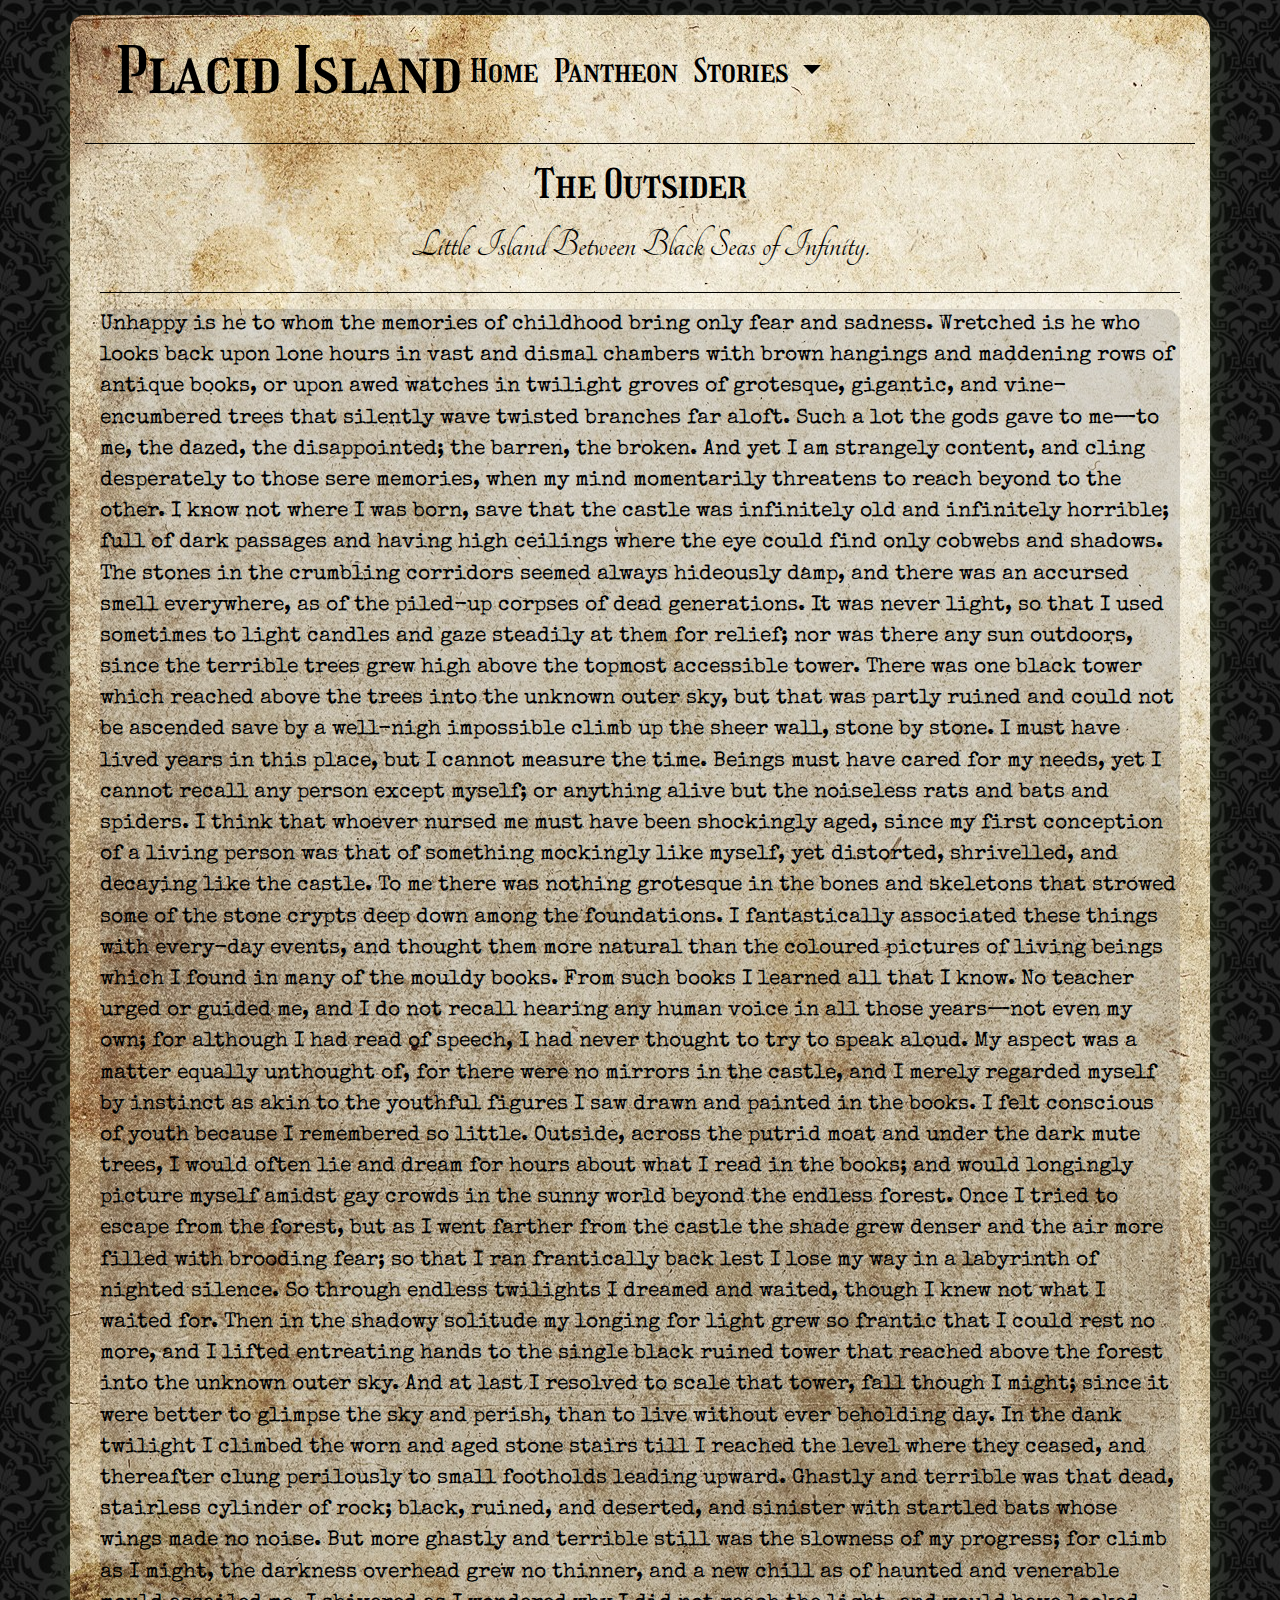
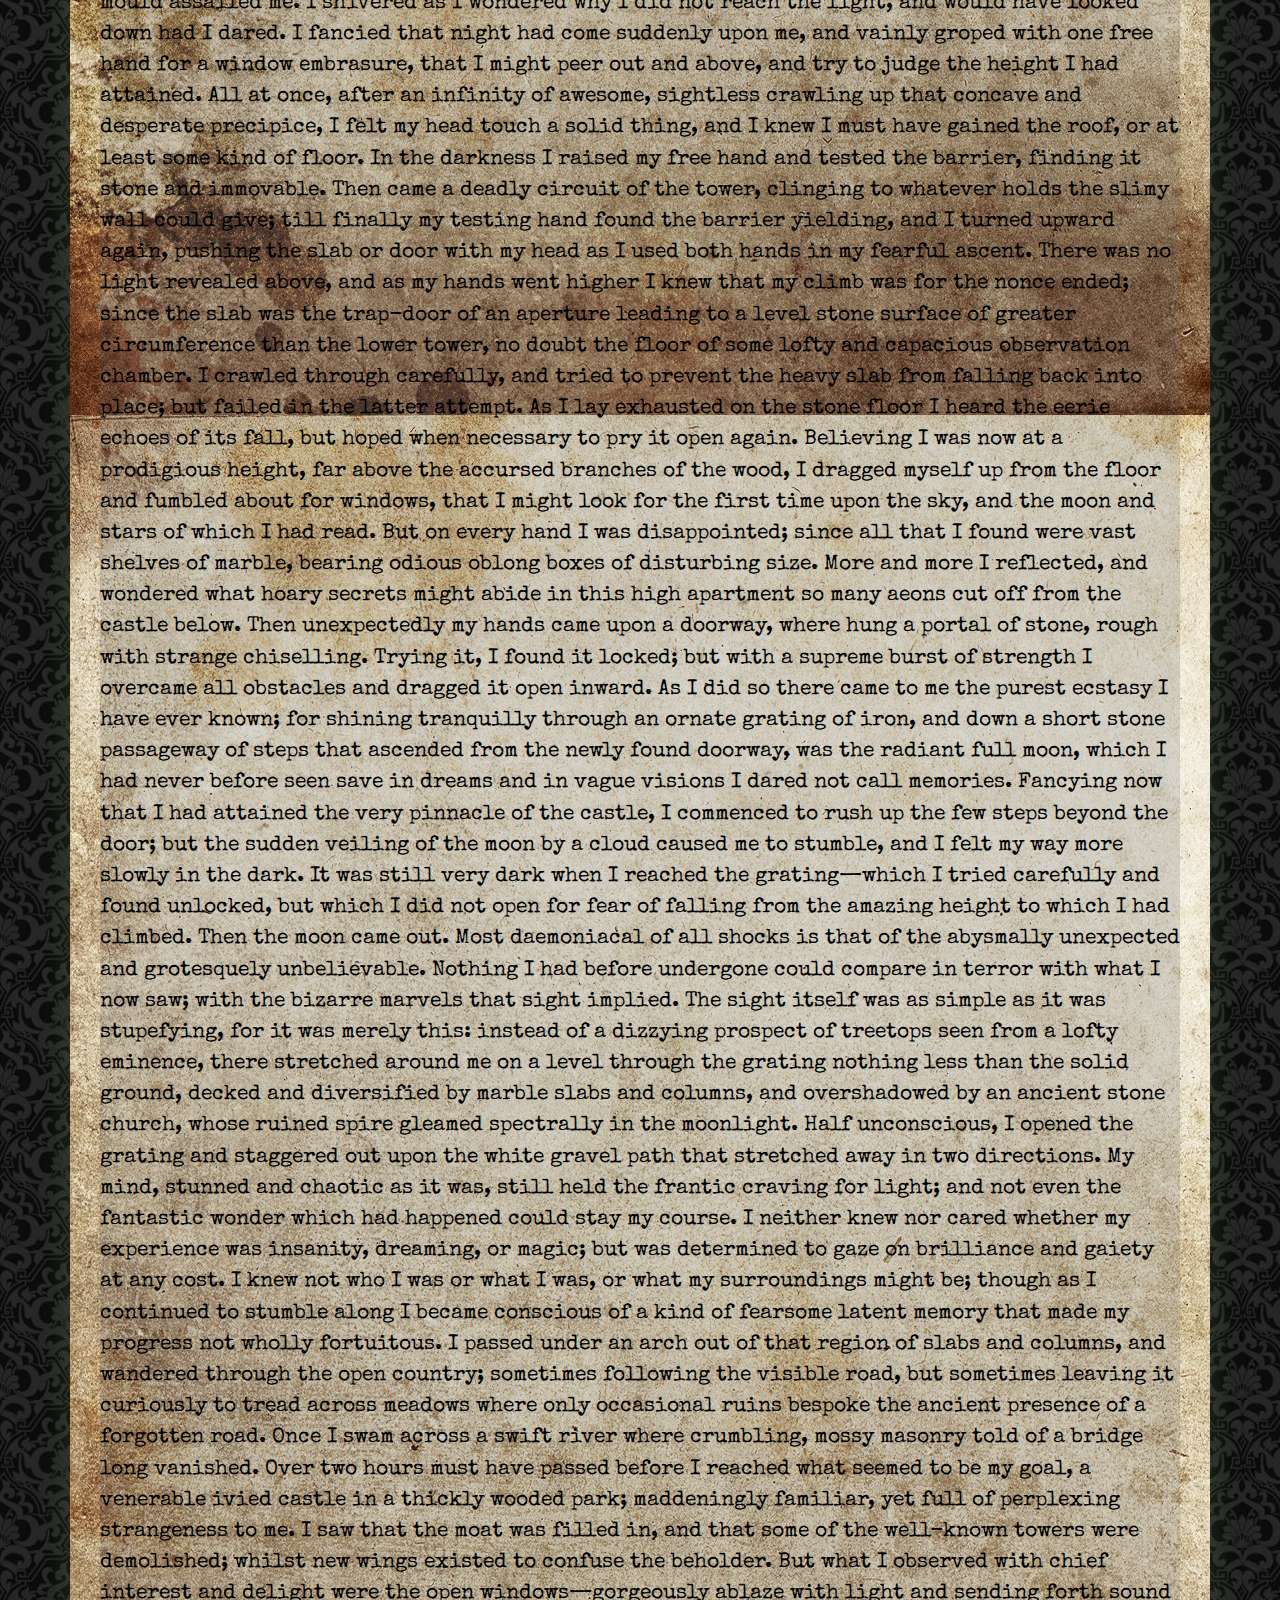
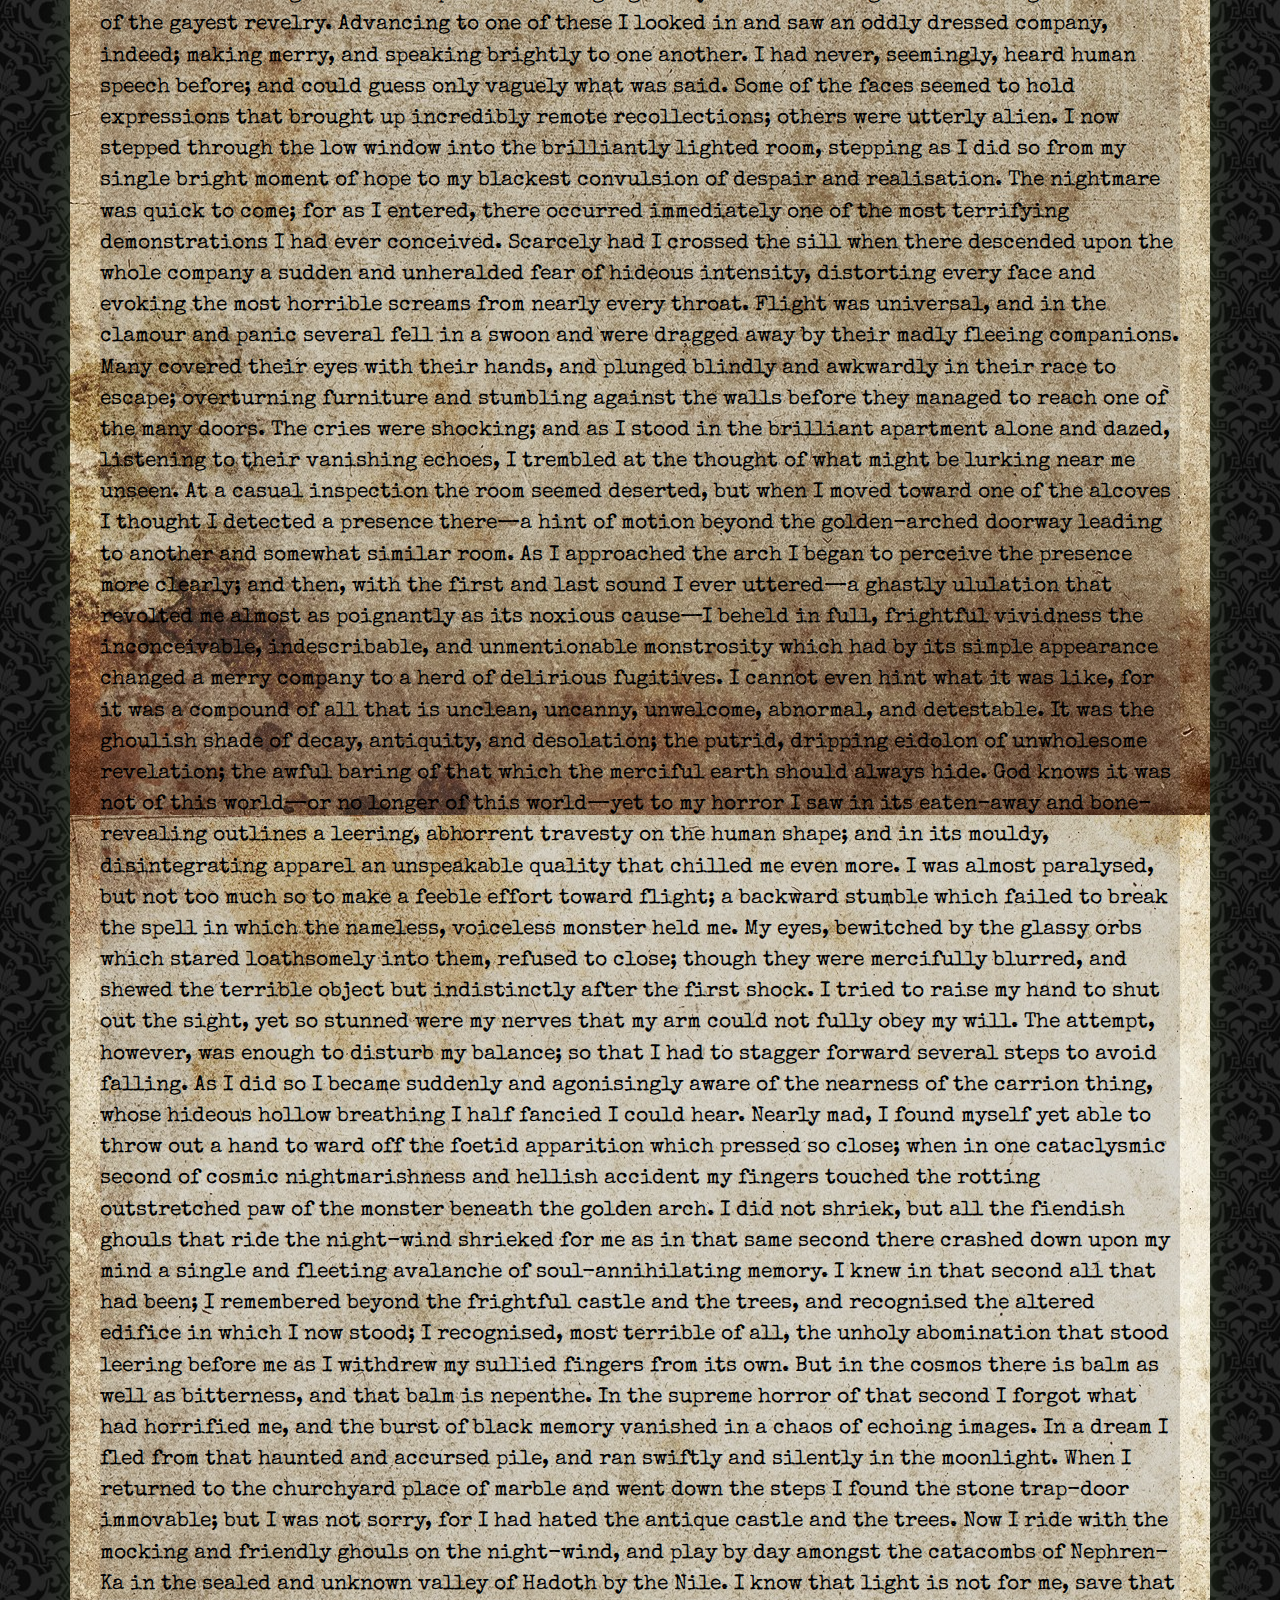
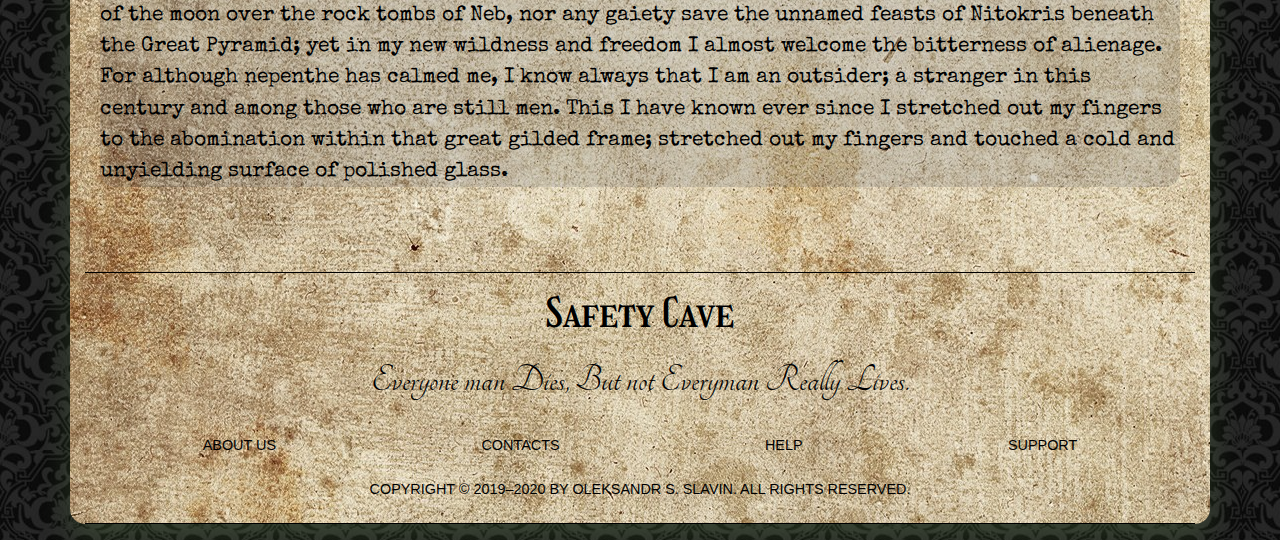
<file: story_the_outsider.html>
<!DOCTYPE html>
<html lang="en">
    <head>
        <meta charset="UTF-8">
        <meta name="viewport" content="width=device-width, initial-scale=1.0">
        <meta http-equiv="X-UA-Compatible" content="ie=edge">
        <link rel="stylesheet" href="https://stackpath.bootstrapcdn.com/bootstrap/4.4.1/css/bootstrap.min.css" integrity="sha384-Vkoo8x4CGsO3+Hhxv8T/Q5PaXtkKtu6ug5TOeNV6gBiFeWPGFN9MuhOf23Q9Ifjh" crossorigin="anonymous">
        <link rel="stylesheet" href="css/story-style.css">
        <title>Placid Island</title>
    </head>
    <body>
    <section class="story-body">
    <section class="container main-block">
        <header class="container">
<nav class="navbar navbar-expand-md navbar-light" >
  <a class="logo" href="index.html" id="links-color">Placid Island</a>
  <button class="navbar-toggler" type="button" data-toggle="collapse" data-target="#navbarPlacidIsland" aria-controls="navbarPlacidIsland" aria-expanded="false" aria-label="Toggle navigation">
    <span class="navbar-toggler-icon"></span>
  </button>

  <div class="collapse navbar-collapse" id="navbarPlacidIsland">
    <ul class="navbar-nav mr-auto justify-content-center">
      <li class="nav-item active">
        <a class="nav-link" href="index.html" id="links-color">Home <span class="sr-only">(current)</span></a>
      </li>
      <li class="nav-item">
        <a class="nav-link" href="pantheon.html" id="links-color">Pantheon</a>
      </li>
      <li class="nav-item dropdown">
        <a class="nav-link dropdown-toggle" href="#" id="navbarDropdown" role="button" data-toggle="dropdown" aria-haspopup="true" aria-expanded="false" id="links-color">
            Stories
        </a>
        <div class="dropdown-menu" aria-labelledby="navbarDropdown">
          <a class="dropdown-item" href="story_dagon.html" id="links-color">Dagon</a>
          <a class="dropdown-item" href="story_temple.html" id="links-color">Temple</a>
          <a class="dropdown-item" href="story_the_dunwich_horror.html" id="links-color">The Dunwich Horror</a>
          <a class="dropdown-item" href="story_the_outsider.html" id="links-color">The Outsider</a>
        </div>
      </li>
    </ul>
  </div>
</nav>
        </header>
        <hr>
        <section class="container"> 
            <h2>
                The Outsider
            </h2>
            <p class="description_section">
                Little Island Between Black Seas of Infinity.
            </p>
            <hr>
        </section>
        <main class="container story-block container">
<p class="story-style">Unhappy is he to whom the memories of childhood bring only fear and sadness. Wretched is he who looks back upon lone hours in vast and dismal chambers with brown hangings and maddening rows of antique books, or upon awed watches in twilight groves of grotesque, gigantic, and vine-encumbered trees that silently wave twisted branches far aloft. Such a lot the gods gave to me—to me, the dazed, the disappointed; the barren, the broken. And yet I am strangely content, and cling desperately to those sere memories, when my mind momentarily threatens to reach beyond to the other.

I know not where I was born, save that the castle was infinitely old and infinitely horrible; full of dark passages and having high ceilings where the eye could find only cobwebs and shadows. The stones in the crumbling corridors seemed always hideously damp, and there was an accursed smell everywhere, as of the piled-up corpses of dead generations. It was never light, so that I used sometimes to light candles and gaze steadily at them for relief; nor was there any sun outdoors, since the terrible trees grew high above the topmost accessible tower. There was one black tower which reached above the trees into the unknown outer sky, but that was partly ruined and could not be ascended save by a well-nigh impossible climb up the sheer wall, stone by stone.

I must have lived years in this place, but I cannot measure the time. Beings must have cared for my needs, yet I cannot recall any person except myself; or anything alive but the noiseless rats and bats and spiders. I think that whoever nursed me must have been shockingly aged, since my first conception of a living person was that of something mockingly like myself, yet distorted, shrivelled, and decaying like the castle. To me there was nothing grotesque in the bones and skeletons that strowed some of the stone crypts deep down among the foundations. I fantastically associated these things with every-day events, and thought them more natural than the coloured pictures of living beings which I found in many of the mouldy books. From such books I learned all that I know. No teacher urged or guided me, and I do not recall hearing any human voice in all those years—not even my own; for although I had read of speech, I had never thought to try to speak aloud. My aspect was a matter equally unthought of, for there were no mirrors in the castle, and I merely regarded myself by instinct as akin to the youthful figures I saw drawn and painted in the books. I felt conscious of youth because I remembered so little.

Outside, across the putrid moat and under the dark mute trees, I would often lie and dream for hours about what I read in the books; and would longingly picture myself amidst gay crowds in the sunny world beyond the endless forest. Once I tried to escape from the forest, but as I went farther from the castle the shade grew denser and the air more filled with brooding fear; so that I ran frantically back lest I lose my way in a labyrinth of nighted silence.

So through endless twilights I dreamed and waited, though I knew not what I waited for. Then in the shadowy solitude my longing for light grew so frantic that I could rest no more, and I lifted entreating hands to the single black ruined tower that reached above the forest into the unknown outer sky. And at last I resolved to scale that tower, fall though I might; since it were better to glimpse the sky and perish, than to live without ever beholding day.

In the dank twilight I climbed the worn and aged stone stairs till I reached the level where they ceased, and thereafter clung perilously to small footholds leading upward. Ghastly and terrible was that dead, stairless cylinder of rock; black, ruined, and deserted, and sinister with startled bats whose wings made no noise. But more ghastly and terrible still was the slowness of my progress; for climb as I might, the darkness overhead grew no thinner, and a new chill as of haunted and venerable mould assailed me. I shivered as I wondered why I did not reach the light, and would have looked down had I dared. I fancied that night had come suddenly upon me, and vainly groped with one free hand for a window embrasure, that I might peer out and above, and try to judge the height I had attained.

All at once, after an infinity of awesome, sightless crawling up that concave and desperate precipice, I felt my head touch a solid thing, and I knew I must have gained the roof, or at least some kind of floor. In the darkness I raised my free hand and tested the barrier, finding it stone and immovable. Then came a deadly circuit of the tower, clinging to whatever holds the slimy wall could give; till finally my testing hand found the barrier yielding, and I turned upward again, pushing the slab or door with my head as I used both hands in my fearful ascent. There was no light revealed above, and as my hands went higher I knew that my climb was for the nonce ended; since the slab was the trap-door of an aperture leading to a level stone surface of greater circumference than the lower tower, no doubt the floor of some lofty and capacious observation chamber. I crawled through carefully, and tried to prevent the heavy slab from falling back into place; but failed in the latter attempt. As I lay exhausted on the stone floor I heard the eerie echoes of its fall, but hoped when necessary to pry it open again.

Believing I was now at a prodigious height, far above the accursed branches of the wood, I dragged myself up from the floor and fumbled about for windows, that I might look for the first time upon the sky, and the moon and stars of which I had read. But on every hand I was disappointed; since all that I found were vast shelves of marble, bearing odious oblong boxes of disturbing size. More and more I reflected, and wondered what hoary secrets might abide in this high apartment so many aeons cut off from the castle below. Then unexpectedly my hands came upon a doorway, where hung a portal of stone, rough with strange chiselling. Trying it, I found it locked; but with a supreme burst of strength I overcame all obstacles and dragged it open inward. As I did so there came to me the purest ecstasy I have ever known; for shining tranquilly through an ornate grating of iron, and down a short stone passageway of steps that ascended from the newly found doorway, was the radiant full moon, which I had never before seen save in dreams and in vague visions I dared not call memories.

Fancying now that I had attained the very pinnacle of the castle, I commenced to rush up the few steps beyond the door; but the sudden veiling of the moon by a cloud caused me to stumble, and I felt my way more slowly in the dark. It was still very dark when I reached the grating—which I tried carefully and found unlocked, but which I did not open for fear of falling from the amazing height to which I had climbed. Then the moon came out.

Most daemoniacal of all shocks is that of the abysmally unexpected and grotesquely unbelievable. Nothing I had before undergone could compare in terror with what I now saw; with the bizarre marvels that sight implied. The sight itself was as simple as it was stupefying, for it was merely this: instead of a dizzying prospect of treetops seen from a lofty eminence, there stretched around me on a level through the grating nothing less than the solid ground, decked and diversified by marble slabs and columns, and overshadowed by an ancient stone church, whose ruined spire gleamed spectrally in the moonlight.

Half unconscious, I opened the grating and staggered out upon the white gravel path that stretched away in two directions. My mind, stunned and chaotic as it was, still held the frantic craving for light; and not even the fantastic wonder which had happened could stay my course. I neither knew nor cared whether my experience was insanity, dreaming, or magic; but was determined to gaze on brilliance and gaiety at any cost. I knew not who I was or what I was, or what my surroundings might be; though as I continued to stumble along I became conscious of a kind of fearsome latent memory that made my progress not wholly fortuitous. I passed under an arch out of that region of slabs and columns, and wandered through the open country; sometimes following the visible road, but sometimes leaving it curiously to tread across meadows where only occasional ruins bespoke the ancient presence of a forgotten road. Once I swam across a swift river where crumbling, mossy masonry told of a bridge long vanished.

Over two hours must have passed before I reached what seemed to be my goal, a venerable ivied castle in a thickly wooded park; maddeningly familiar, yet full of perplexing strangeness to me. I saw that the moat was filled in, and that some of the well-known towers were demolished; whilst new wings existed to confuse the beholder. But what I observed with chief interest and delight were the open windows—gorgeously ablaze with light and sending forth sound of the gayest revelry. Advancing to one of these I looked in and saw an oddly dressed company, indeed; making merry, and speaking brightly to one another. I had never, seemingly, heard human speech before; and could guess only vaguely what was said. Some of the faces seemed to hold expressions that brought up incredibly remote recollections; others were utterly alien.

I now stepped through the low window into the brilliantly lighted room, stepping as I did so from my single bright moment of hope to my blackest convulsion of despair and realisation. The nightmare was quick to come; for as I entered, there occurred immediately one of the most terrifying demonstrations I had ever conceived. Scarcely had I crossed the sill when there descended upon the whole company a sudden and unheralded fear of hideous intensity, distorting every face and evoking the most horrible screams from nearly every throat. Flight was universal, and in the clamour and panic several fell in a swoon and were dragged away by their madly fleeing companions. Many covered their eyes with their hands, and plunged blindly and awkwardly in their race to escape; overturning furniture and stumbling against the walls before they managed to reach one of the many doors.

The cries were shocking; and as I stood in the brilliant apartment alone and dazed, listening to their vanishing echoes, I trembled at the thought of what might be lurking near me unseen. At a casual inspection the room seemed deserted, but when I moved toward one of the alcoves I thought I detected a presence there—a hint of motion beyond the golden-arched doorway leading to another and somewhat similar room. As I approached the arch I began to perceive the presence more clearly; and then, with the first and last sound I ever uttered—a ghastly ululation that revolted me almost as poignantly as its noxious cause—I beheld in full, frightful vividness the inconceivable, indescribable, and unmentionable monstrosity which had by its simple appearance changed a merry company to a herd of delirious fugitives.

I cannot even hint what it was like, for it was a compound of all that is unclean, uncanny, unwelcome, abnormal, and detestable. It was the ghoulish shade of decay, antiquity, and desolation; the putrid, dripping eidolon of unwholesome revelation; the awful baring of that which the merciful earth should always hide. God knows it was not of this world—or no longer of this world—yet to my horror I saw in its eaten-away and bone-revealing outlines a leering, abhorrent travesty on the human shape; and in its mouldy, disintegrating apparel an unspeakable quality that chilled me even more.

I was almost paralysed, but not too much so to make a feeble effort toward flight; a backward stumble which failed to break the spell in which the nameless, voiceless monster held me. My eyes, bewitched by the glassy orbs which stared loathsomely into them, refused to close; though they were mercifully blurred, and shewed the terrible object but indistinctly after the first shock. I tried to raise my hand to shut out the sight, yet so stunned were my nerves that my arm could not fully obey my will. The attempt, however, was enough to disturb my balance; so that I had to stagger forward several steps to avoid falling. As I did so I became suddenly and agonisingly aware of the nearness of the carrion thing, whose hideous hollow breathing I half fancied I could hear. Nearly mad, I found myself yet able to throw out a hand to ward off the foetid apparition which pressed so close; when in one cataclysmic second of cosmic nightmarishness and hellish accident my fingers touched the rotting outstretched paw of the monster beneath the golden arch.

I did not shriek, but all the fiendish ghouls that ride the night-wind shrieked for me as in that same second there crashed down upon my mind a single and fleeting avalanche of soul-annihilating memory. I knew in that second all that had been; I remembered beyond the frightful castle and the trees, and recognised the altered edifice in which I now stood; I recognised, most terrible of all, the unholy abomination that stood leering before me as I withdrew my sullied fingers from its own.

But in the cosmos there is balm as well as bitterness, and that balm is nepenthe. In the supreme horror of that second I forgot what had horrified me, and the burst of black memory vanished in a chaos of echoing images. In a dream I fled from that haunted and accursed pile, and ran swiftly and silently in the moonlight. When I returned to the churchyard place of marble and went down the steps I found the stone trap-door immovable; but I was not sorry, for I had hated the antique castle and the trees. Now I ride with the mocking and friendly ghouls on the night-wind, and play by day amongst the catacombs of Nephren-Ka in the sealed and unknown valley of Hadoth by the Nile. I know that light is not for me, save that of the moon over the rock tombs of Neb, nor any gaiety save the unnamed feasts of Nitokris beneath the Great Pyramid; yet in my new wildness and freedom I almost welcome the bitterness of alienage.

For although nepenthe has calmed me, I know always that I am an outsider; a stranger in this century and among those who are still men. This I have known ever since I stretched out my fingers to the abomination within that great gilded frame; stretched out my fingers and touched a cold and unyielding surface of polished glass.</p>
        </main>
        <hr id="test">
        <footer class="container">
            <h2>Safety Cave</h2>
            <p id="description_section">
                Everyone man Dies, But not Everyman Really Lives.
            </p>
            <ul class="footer_bar">
                <li>
                    <a href="about_us.html">About us</a>
                </li>
                <li>
                    <a href="contacts.html">Contacts</a>
                </li>
                <li>
                    <a href="help.html">Help</a>
                </li>
                <li>
                    <a href="support.html">Support</a>
                </li>
            </ul>
            <p>Copyright © 2019–2020 by Oleksandr S. Slavin. All Rights Reserved.</p>
        </footer>
        <hr>
        <script src="https://code.jquery.com/jquery-3.4.1.slim.min.js" integrity="sha384-J6qa4849blE2+poT4WnyKhv5vZF5SrPo0iEjwBvKU7imGFAV0wwj1yYfoRSJoZ+n" crossorigin="anonymous"></script>
    <script src="https://cdn.jsdelivr.net/npm/popper.js@1.16.0/dist/umd/popper.min.js" integrity="sha384-Q6E9RHvbIyZFJoft+2mJbHaEWldlvI9IOYy5n3zV9zzTtmI3UksdQRVvoxMfooAo" crossorigin="anonymous"></script>
    <script src="https://stackpath.bootstrapcdn.com/bootstrap/4.4.1/js/bootstrap.min.js" integrity="sha384-wfSDF2E50Y2D1uUdj0O3uMBJnjuUD4Ih7YwaYd1iqfktj0Uod8GCExl3Og8ifwB6" crossorigin="anonymous"></script>
  </section>
  </section>
  </body>
</html>
</file>
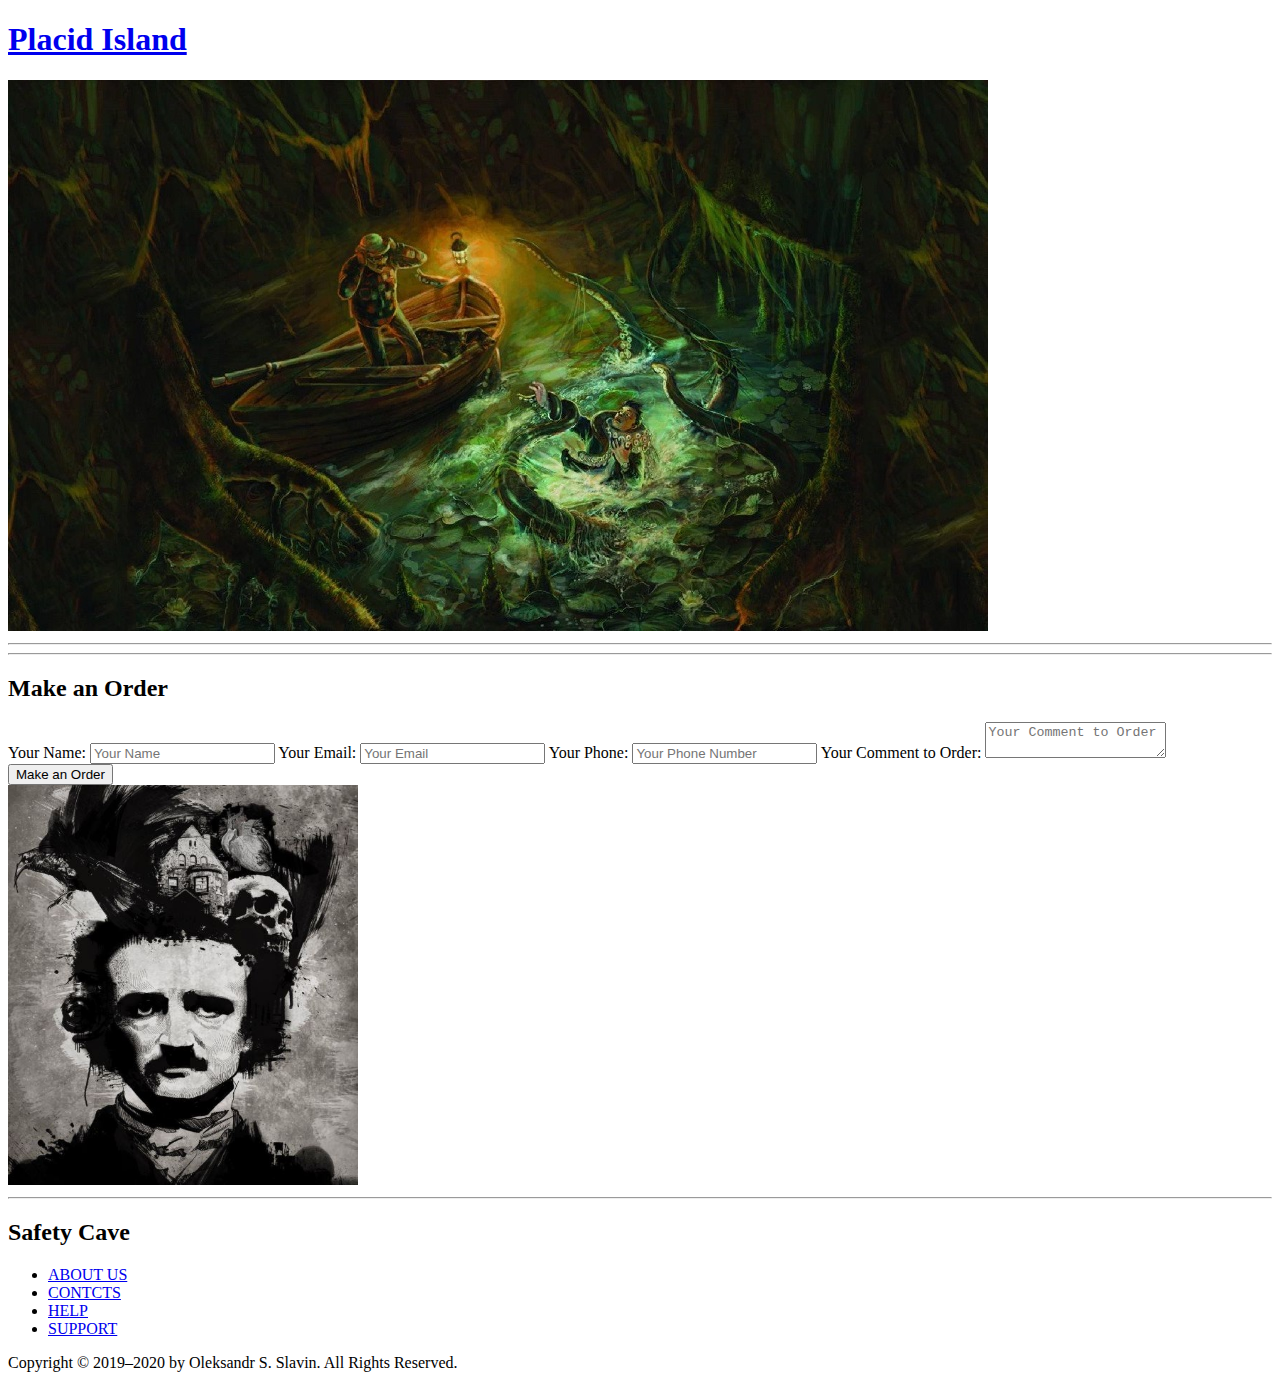
<file: header_bar/books.html>
<!DOCTYPE html>
<html lang="en">
    <head>
        <meta charset="UTF-8">
        <meta name="viewport" content="width=device-width, initial-scale=1.0">
        <meta http-equiv="X-UA-Compatible" content="ie=edge">
        <title>Placid Island</title>
    </head>
    <body>
        <header>
            <h1>
                <a href="/index.html" title="Your Own Heaven">Placid Island</a>
            </h1>
        </header>
        <nav>
            <img src="/img/sinking_man_desktop_size.jpg" alt="Sinking Man" height="551" title="Unknown Painter">
        </nav>
        <hr>
        
        <hr>
        <section>
            <h2>Make an Order</h2>
            <form>
                <label>
                    Your Name:
    <input type="text" name="name" placeholder="Your Name" required>
                </label>
                <label>
                    Your Email:
    <input type="email" name="_replyto" placeholder="Your Email" required>
                </label>
                          <label>
                    Your Phone:
    <input type="tel" name="tel" placeholder="Your Phone Number" required>
                </label>
                <label>
                    Your Comment to Order:
    <textarea name="message" placeholder="Your Comment to Order" required></textarea>
                </label>
                <input type="submit" value="Make an Order">
            </form>
            <img src="/img/e_a_poe.jpg" alt="Edgar Allan Poe" title="E. A. Poe. Greatest detective writer of all times" width="350" height="400">
        </section>
        <hr>
        <footer>
            <h2>Safety Cave</h2>
            <ul>
                <li>
                    <a href="about_us.html">ABOUT US</a>
                </li>
                <li>
                    <a href="contacts.html">CONTCTS</a>
                </li>
                <li>
                    <a href="help.html">HELP</a>
                </li>
                <li>
                    <a href="support.html">SUPPORT</a>
                </li>
            </ul>
            <p>Copyright © 2019–2020 by Oleksandr S. Slavin. All Rights Reserved.</p>
        </footer>
    </body>
</html>
</file>
<file: css/style.css>
@import url('https://fonts.googleapis.com/css?family=Cinzel|Girassol|Special+Elite|Tangerine|Zilla+Slab&display=swap');

:root {
    font-family: 'Special Elite', sans-serif;
}

body {
    background: #201d1d;
}
.navbar{
    font-family: 'Girassol', cursive;
}
h1, h2, h3, h4, h5, h6, a{
    color: #92d36e;
}
.header-flex nav{
    display: flex;
    justify-content: space-between;
}
.navbar-collapse{
    flex-grow:unset;
}
.clock-box{
    display: flex;
    justify-content: center;
    margin-top: 35px;
    margin-bottom: 35px;
}
h5{
    font-family: Special Elite;
    font-size: 1.5em;
}
.card {
   background: rgba(52,58,64, 0.6);
}
.card-text{
    color: black;
}
a:hover{
    text-decoration: none;
    color: #92d36e;
    
}
.pantheon{
   width: 100%;
   border-radius: 15px;
   box-shadow: 0px 14px 32px 0px rgba(146, 211, 110, 0.2);
}
.main-block{
background: rgba(52,58,64, 0.3);
margin-top: 15px;
padding: auto;
border-radius: 15px;
}
#links-color {
color: #92d36e;
}
p .buy-button{
    float: right;
    font-family: 'Special Elite', cursive;
    background: rgba(52,58,64, 1);
    border-radius: 5px;
    border: 2px solid #92d36e;
    margin-top: 10px;
}
hr {
background-color:#92d36e;
}
label {
    color:#92d36e;
}

.card-body p {
    color: rgba(146,211,110, 0.6);
}
.logo {
    font-size: 2em;
}
#navbarDropdown {
color: #92d36e;
}
.navbar-toggler:hover {
box-shadow: 0px 14px 32px 0px rgba(146, 211, 110, 0.2);
}
.form-control {
    background: rgba(52,58,64, 0.5);
    border: 1px solid #92d36e;
    color: #92d36e;
}
option {
    color:#92d36e;
    background: rgba(52,58,64, 1);
}
form .btn-primary{
    float: right;
    background: rgba(52,58,64, 1);
    border-radius: 5px;
    border: 2px solid #92d36e;
    margin-top: 10px;
    color: #92d36e;

}
.buy-button, .btn-secondary, .btn-primary{
    color: #92d36e;
       background: rgba(52,58,64, 1);
    border-radius: 5px;
    border: 2px solid #92d36e;
}
.modal-body{
    color: #92d36e;
}
.modal-content {
    background: rgba(52,58,64, 1);
    box-shadow: 0px 14px 32px 0px rgba(146, 211, 110, 0.2);
}
#form-open-btn{

    font-family: 'Special Elite', cursive;
    font-size: 2em;
    background: rgba(52,58,64, 1);
    border-radius: 5px;
    border: 2px solid #92d36e;
    margin-top: 10px;
    color: #92d36e;

}

#test {
    margin-top: 85px;

}
.dropdown-menu{
    background: rgba(52,58,64, 0.5);
}
.dropdown-item:hover {
background: rgba(52,58,64, 0.5);
box-shadow: 0px 14px 32px 0px rgba(146, 211, 110, 0.1);
}
footer .footer_bar, footer p {
    display: flex;
    flex: 1;
    padding: 0;
    list-style-type: none;
    justify-content: space-around;
}
.story-style{
    font-family: 'Special Elite', cursive;
    background: rgba(90, 92, 95, 0.5);
    color: black;
    border-radius: 15px;
}
.story-block{
background: rgba(52,58,64, 1);
  background-image: url(/img/story_background.jpg);
    background-size:auto;
    font-size: 1em;
    font-weight: 700;
}
.story-body{
background-image: url(/img/story_background_main.jpg);
  position:static;
}
footer .footer_bar a, footer p {
    text-transform: uppercase;
    text-decoration: none;
    border: 1px solid transparent;
    padding: 5px;
    color: #92d36e;
    font-size: 0.7rem;
}
#description_section {
    text-transform: initial;
    font-family: 'Tangerine';
    color: #92d36e;
    font-size: 1.5rem;
}
footer .footer_bar a:hover {
    animation-name: footer_bar_animation;
    animation-duration: 3s;
    animation-fill-mode: forwards;
    }
@keyframes footer_bar_animation {
    from {
  color: #92d36e;
    }
    to {
    color: white; 
    }
}
@media (min-width: 800px) {
    header nav {
        display: flex;
        align-items: center;
    }
}  
header section {
    background-image: url(../img/sinking_man_800px.jpg);
    min-height: 500px;
    background-size: cover;
    background-position: center;
    display: flex;
    align-items: center;
    justify-content: center;
}

main h2, .description_section {
    font-family: 'Girassol', cursive;
    font-size: 2rem;
    text-align: center;
    text-decoration: none;
    color: #92d36e;
}
section h2 {
    font-family: 'Girassol', cursive;
    font-size: 2rem;
    text-align: center;
    text-decoration: none;
    color: #92d36e;
}
.description_section {
    font-family: 'Tangerine', cursive;
    font-size: 1.5rem;
    text-align: center;
    text-decoration: none;
    color: #92d36e;   
}
.wrapper {
  height: 320px;
  width: 554px;
  margin: 50px auto;
  border-radius: 7px 7px 7px 7px;
  box-shadow: 0px 14px 32px 0px rgba(146, 211, 110, 0.4);
}

.story-img {
  float: left;
  height: 320px;
  width: 227px;
}

.story-img img {
  border-radius: 7px 0 0 7px;
}

.story-info {
  float: left;
  height: 320px;
  width: 227px;
  border-radius: 0 7px 10px 7px;
  background-color: RGBA(146,211,110, 0.9)
}

.story-text {
  height: 200px;
  width: 227px;
}

.story-text h3 {
  margin: 0 0 0 38px;
  padding-top: 52px;
  font-size: 34px;
  color: #474747;
}

.story-text h3,
.story-read-btn p {
  font-family: 'Bentham', serif;
}

.story-text h4 {
  margin: 0 0 47px 38px;
  font-size: 13px;
  font-family: 'Raleway', sans-serif;
  font-weight: 400;
  text-transform: uppercase;
  color: #474747;
  letter-spacing: 0.2em;
}

.story-text p {
  height: 145px;
  margin: 0 0 0 10px;
  font-family: 'Playfair Display', serif;
  color: #474747;
  line-height: 1.7em;
  font-size: 15px;
  font-weight: lighter;
  overflow: hidden;
}

.story-read-btn {
  height: 103px;
  width: 327px;
  margin-top: 17px;
  position: relative;
}

.story-read-btn p {
  display: inline-block;
  position: absolute;
  top: -13px;
  height: 50px;
  font-family: 'Trocchi', serif;
  margin: 0 0 0 38px;
  font-size: 28px;
  font-weight: lighter;
  color: #474747;
}

.story-read-btn button {
  float: right;
  display: inline-block;
  height: 35px;
  width: 150x;
  margin: 0 40px 0 16px;
  box-sizing: border-box;
  border: 2px solid #201d1d;
  font-family: 'Raleway', sans-serif;
  font-size: 14px;
  font-weight: 500;
  text-transform: uppercase;
  letter-spacing: 0.2em;
  background-color: #92d36e; ;
  cursor: pointer;
  outline: none;
}
.story-read-btn button a{
    text-decoration: none;
    color: #201d1d;
}
.story-read-btn button:hover {
  background-color: lightslategray;
}
   main{
    display: flex;
    flex-wrap: wrap;
    justify-content: space-around;
    }
</file>
<file: css/story-style.css>
@import url('https://fonts.googleapis.com/css?family=Cinzel|Girassol|Special+Elite|Tangerine|Zilla+Slab&display=swap');

body {
   background-image: url(/img/story_background_main.jpg);
  position:static;
}
.navbar, .navbar-expand-lg {
    font-family: 'Girassol', cursive;
    text-decoration: none;
     font-size: 2em;
    
}
h1, h2, h3, h4, h5, h6, a{
    color: black;
}
h5{
    font-family: "Special Elite";
    font-size: 1.5em;
}
a:hover{
    text-decoration: none;
    color: black;
    
}
.main-block{
background-image: url(/img/story_background.jpg);
margin-top: 15px;
padding: auto;
box-shadow: 0px 14px 32px 0px rgba(146, 211, 110, 0.2);
border-radius: 15px;
}
#links-color {
color: black;
}
hr {
background-color: black;
}
.logo {
    font-size: 2em;
}
#navbarDropdown {
    color: black;
    font-size: 2rem;
    font-weight: 500;
}
.navbar-toggler:hover {
box-shadow: 0px 14px 32px 0px rgba(146, 211, 110, 0.2);
}
#test {
    margin-top: 85px;

}
.dropdown-menu{
    background: rgba(52,58,64, 0.5);
}
.dropdown-item:hover {
background: rgba(52,58,64, 0.5);
box-shadow: 0px 14px 32px 0px rgba(146, 211, 110, 0.1);
}
footer .footer_bar, footer p {
    display: flex;
    flex: 1;
    padding: 0;
    list-style-type: none;
    justify-content: space-around;
    color: black;
        font-weight: 500;
}
.story-style{
    font-family: 'Special Elite', cursive;
    background: rgba(90, 92, 95, 0.2);
    color: black;
    border-radius: 15px;
    font-weight: 500;
    font-size: 1.3em;
}
footer .footer_bar a, footer p {
    text-transform: uppercase;
    text-decoration: none;
    border: 1px solid transparent;
    padding: 5px;
    color: black;
    font-size: 0.9rem;
}
#description_section {
    text-transform: initial;
    font-family: 'Tangerine';
    color: black;
    font-size: 2.5rem;
    font-weight: 500;
}
main h2, .description_section {
    font-family: 'Girassol', cursive;
    text-align: center;
    text-decoration: none;
     color: black;
    font-size: 2.5rem;
    font-weight: 500;
}
section h2 {
    font-family: 'Girassol', cursive;
    text-align: center;
    text-decoration: none;
       color: black;
    font-size: 2.5rem;
    font-weight: 500;
}
.description_section {
    font-family: 'Tangerine', cursive;
    text-align: center;
    text-decoration: none;
    color: black;
    font-size: 2.5rem;
    font-weight: 500;
}
</file>
